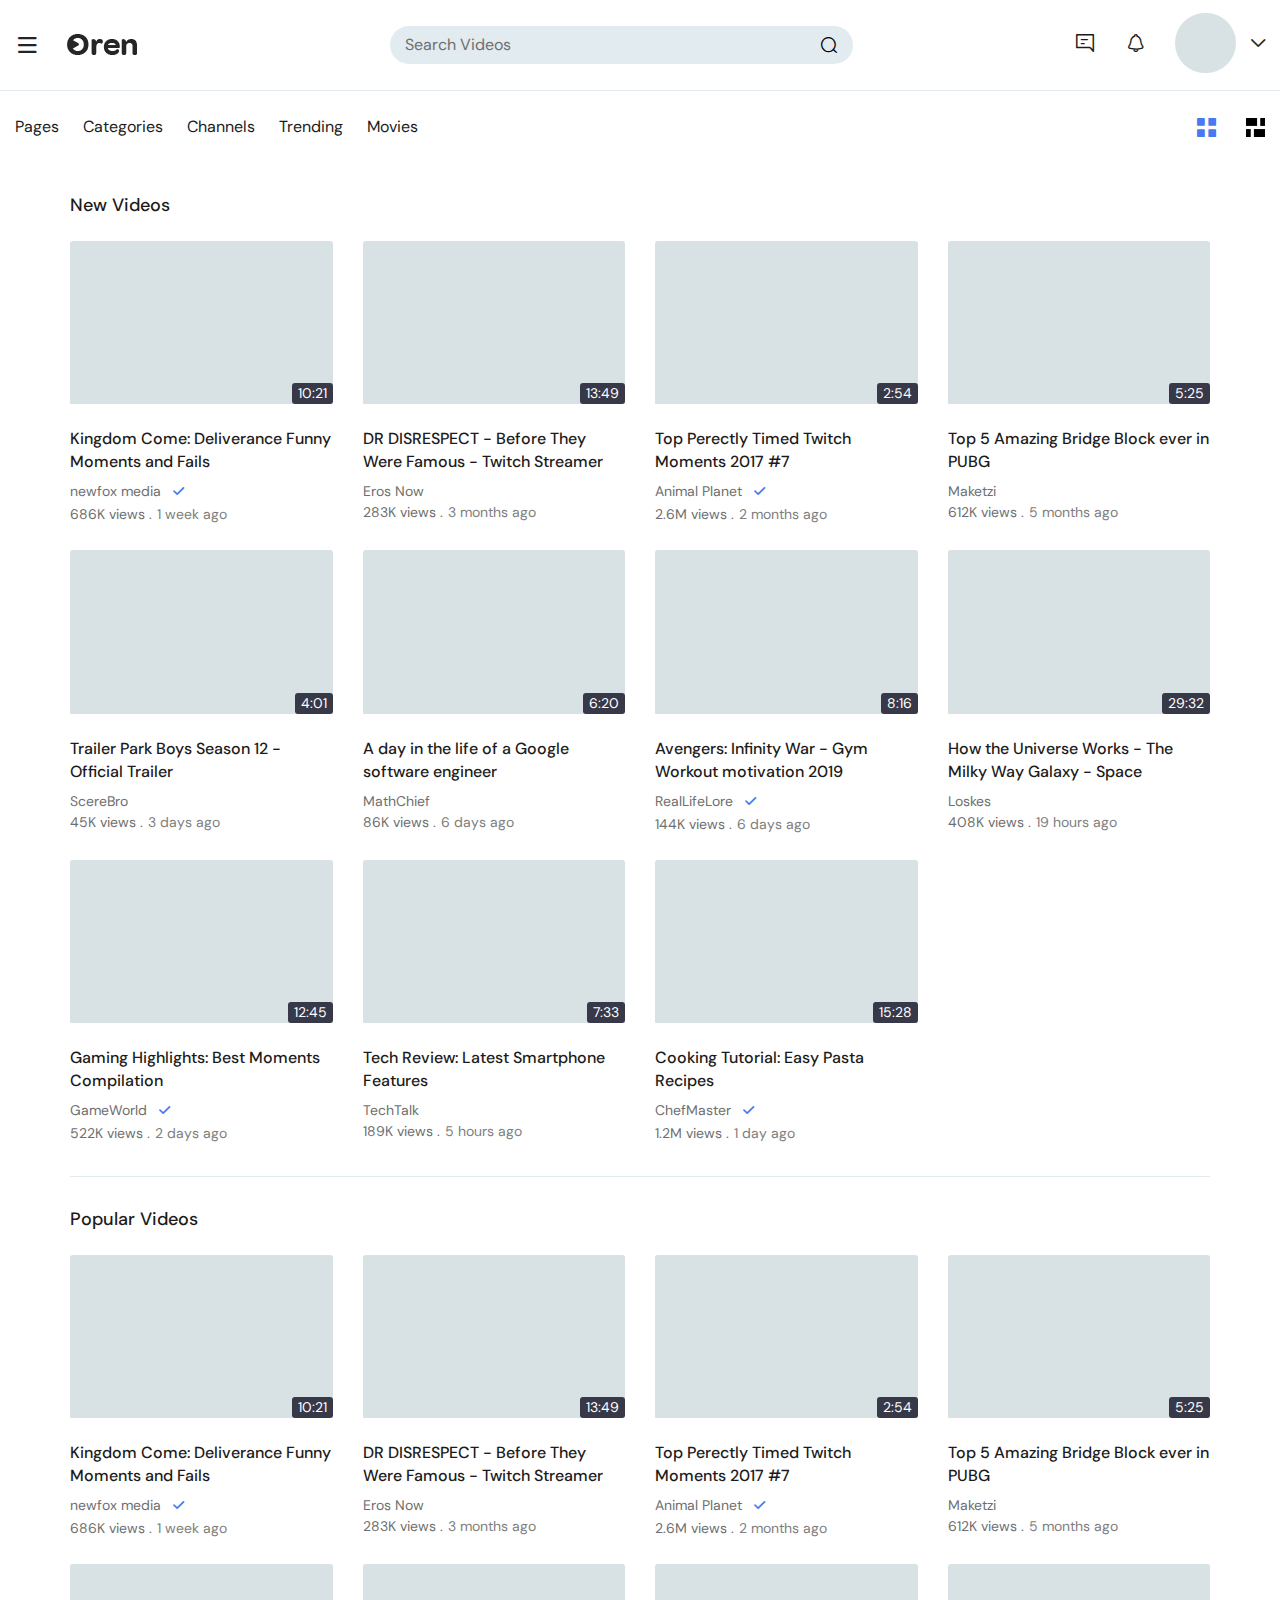
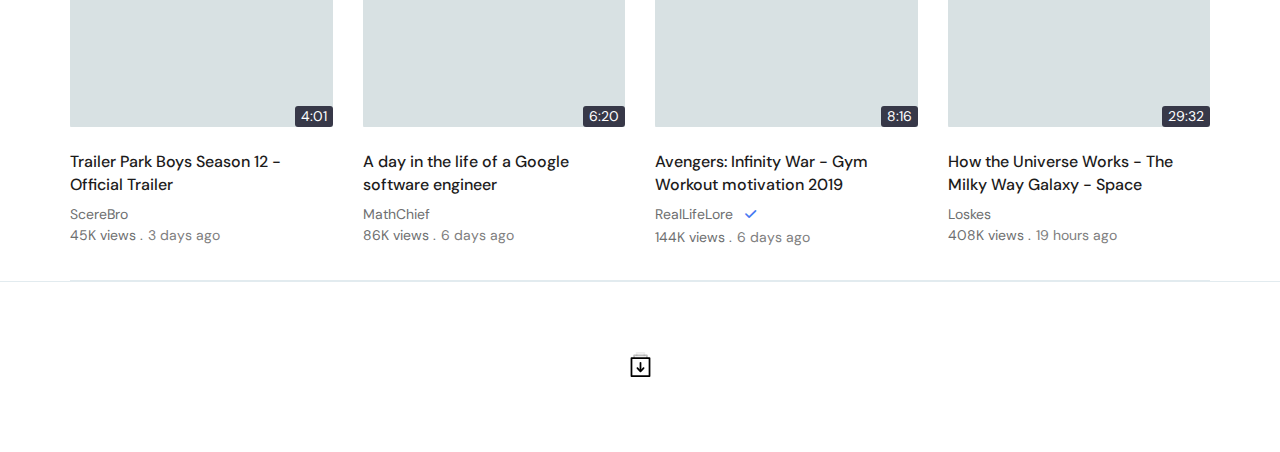
<file: index.html>
<!DOCTYPE html>
<html lang="en">
<head>
<meta charset="UTF-8">
<title>Oren Video Template</title>
<meta name="viewport" content="width=device-width, initial-scale=1.0">
<meta name="description" content="" />
<meta name="keywords" content="" />
<link rel="icon" href="images/Favicon.png">
<link rel="stylesheet" type="text/css" href="css/animate.css">
<link rel="stylesheet" type="text/css" href="css/bootstrap.min.css">
<link rel="stylesheet" type="text/css" href="css/flatpickr.min.css">
<link rel="stylesheet" type="text/css" href="css/fontello.css">
<link rel="stylesheet" type="text/css" href="css/fontello-codes.css">
<link rel="stylesheet" type="text/css" href="css/thumbs-embedded.css">
<link rel="stylesheet" type="text/css" href="css/style.css">
<link rel="stylesheet" type="text/css" href="css/responsive.css">
<link rel="stylesheet" type="text/css" href="css/color.css">

</head>


<body>



	<div class="wrapper hp_1">

		<header>
			<div class="top_bar">
				<div class="container">
					<div class="top_header_content">
						<div class="menu_logo">
							<a href="#" title="" class="menu">
								<i class="icon-menu"></i>
							</a>
							<a href="index.html" title="" class="logo">
								<img src="images/logo.png" alt="">
							</a>
						</div><!--menu_logo end-->
						<div class="search_form">
							<form>
								<input type="text" name="search" placeholder="Search Videos">
								<button type="submit">
									<i class="icon-search"></i>
								</button>
							</form>
						</div><!--search_form end-->
						<ul class="controls-lv">
							<li>
								<a href="#" title=""><i class="icon-message"></i></a>
							</li>
							<li>
								<a href="#" title=""><i class="icon-notification"></i></a>
							</li>
							<li class="user-log">
								<div class="user-ac-img">
									<img src="images/resources/user-img.png" alt="">
								</div>
								<div class="account-menu">
									<h4>AZYRUSMAX <span class="usr-status">PRO</span></h4>
									<div class="sd_menu">
										<ul class="mm_menu">
											<li>
												<span>
													<i class="icon-user"></i>
												</span>
												<a href="#" title="">My Channel</a>
											</li>
											<li>
												<span>
													<i class="icon-paid_sub"></i>
												</span>
												<a href="#" title="">Paid subscriptions</a>
											</li>
											<li>
												<span>
													<i class="icon-settings"></i>
												</span>
												<a href="#" title="">Settings</a>
											</li>
											<li>
												<span>
													<i class="icon-logout"></i>
												</span>
												<a href="#" title="">Sign out</a>
											</li>
										</ul>
									</div><!--sd_menu end-->
									<div class="sd_menu scnd">
										<ul class="mm_menu">
											<li>
												<span>
													<i class="icon-light"></i>
												</span>
												<a href="#" title="">Dark Theme</a>
												<label class="switch">
													<input type="checkbox">
												  	<b class="slider round"></b>
												</label>
											</li>
											<li>
												<span>
													<i class="icon-language"></i>
												</span>
												<a href="#" title="">Language</a>
											</li>
											<li>
												<span>
													<i class="icon-feedback"></i>
												</span>
												<a href="#" title="">Send feedback</a>
											</li>
											<li>
												<span>
													<i class="icon-location"></i>
												</span>
												<a href="#" title="">India</a>
												<i class="icon-arrow_below"></i>
											</li>
										</ul>
									</div><!--sd_menu end-->
									<div class="restricted-mode">
										<h4>Restricted Mode</h4>
										<label class="switch">
											<input type="checkbox" checked>
										  	<span class="slider round"></span>
										</label>
										<div class="clearfix"></div>
									</div><!--restricted-more end-->
								</div>
							</li>
						</ul><!--controls-lv end-->
						<div class="clearfix"></div>
					</div><!--top_header_content end-->
				</div>
			</div><!--header_content end-->
			<div class="btm_bar">
				<div class="container">
					<div class="btm_bar_content">
						<nav>
							<ul>
								<li><a href="#" title="">Pages</a>
									<div class="mega-menu">
										<ul>
											<li><a href="index.html" title="">Homepage</a></li>
											<li><a href="single_video_page.html" title="">Single Video Page</a></li>
											<li><a href="Single_Video_Simplified_Page.html" title="">Single Video Simplified Page</a></li>
											<li><a href="single_video_fullwidth_page.html" title="">Singel Video Full Width Page</a></li>
											<li><a href="single_video_playlist.html" title="">Single Video Playlist Page</a></li>
											<li><a href="#" title="">Browse channels page</a></li>
											<li><a href="Searched_Videos_Page.html" title="">Searched videos page</a></li>
										</ul>
										<ul>
											<li><a href="History_Page.html" title="">History page</a></li>
											<li><a href="Browse_Categories.html" title="">Browse Categories Page</a></li>
											<li><a href="login.html" title="">login page</a></li>
											<li><a href="signup.html" title="">signup page</a></li>
											<li><a href="User_Account_Page.html" title="">User account page</a></li>
										</ul>
									</div>
									<div class="clearfix"></div>
								</li>
								<li><a href="Browse_Categories.html" title="">Categories</a></li>
								<li><a href="#" title="">Channels</a></li>
								<li><a href="#" title="">Trending</a></li>
								<li><a href="#" title="">Movies</a></li>
							</ul>
						</nav><!--navigation end-->
						<ul class="vid_thums">
							<li>
								<a class="active" href="#" title=""><i class="icon-grid"></i></a>
							</li>
							<li>
								<a href="#" title="">
									<svg xmlns="http://www.w3.org/2000/svg" xmlns:xlink="http://www.w3.org/1999/xlink" x="0px" y="0px"
										 viewBox="0 0 108 108" xml:space="preserve">
										<rect width="63" height="45"/>
										<rect x="81" width="27" height="45"/>
										<rect x="45" y="63" width="63" height="45"/>
										<rect y="63" width="27" height="45"/>
									</svg>
								</a>
							</li>
						</ul><!--vid_status end-->
						<div class="clearfix"></div>
					</div><!--btm_bar_content end-->
				</div>
			</div><!--btm_bar end-->
		</header><!--header end-->

		<div class="side_menu">
			<div class="form_dvv">
				<a href="#" title="" class="login_form_show">Sign in</a>
			</div>
			<div class="sd_menu">
				<ul class="mm_menu">
					<li>
						<span>
							<i class="icon-home"></i>
						</span>
						<a href="#" title="">Home</a>
					</li>
					<li>
						<span>
							<i class="icon-fire"></i>
						</span>
						<a href="#" title="">Trending</a>
					</li>
					<li>
						<span>
							<i class="icon-subscriptions"></i>
						</span>
						<a href="#" title="">Subscriptions</a>
					</li>
				</ul>
			</div><!--sd_menu end-->
			<div class="sd_menu">
				<h3>Library</h3>
				<ul class="mm_menu">
					<li>
						<span>
							<i class="icon-history"></i>
						</span>
						<a href="#" title="">History</a>
					</li>
					<li>
						<span>
							<i class="icon-watch_later"></i>
						</span>
						<a href="#" title="">Watch Later</a>
					</li>
					<li>
						<span>
							<i class="icon-purchased"></i>
						</span>
						<a href="#" title="">Purchases</a>
					</li>
					<li>
						<span>
							<i class="icon-like"></i>
						</span>
						<a href="#" title="">Liked Videos</a>
					</li>
					<li>
						<span>
							<i class="icon-play_list"></i>
						</span>
						<a href="#" title="">Playlist</a>
					</li>
				</ul>
			</div><!--sd_menu end-->
			<div class="sd_menu subs_lst">
				<h3>Subscriptions</h3>
				<ul class="mm_menu">
					<li>
						<span class="usr_name">
							<img src="images/resources/th1.png" alt="">
						</span>
						<a href="#" title="">Dr Disrespect</a>
						<small>3</small>
					</li>
					<li>
						<span class="usr_name">
							<img src="images/resources/th2.png" alt="">
						</span>
						<a href="#" title="">ASMR</a>
						<small>6</small>
					</li>
					<li>
						<span class="usr_name">
							<img src="images/resources/th3.png" alt="">
						</span>
						<a href="#" title="">Rivvrs</a>
						<small>2</small>
					</li>
					<li>
						<span class="usr_name">
							<img src="images/resources/th4.png" alt="">
						</span>
						<a href="#" title="">The Verge</a>
						<small>11</small>
					</li>
					<li>
						<span class="usr_name">
							<img src="images/resources/th5.png" alt="">
						</span>
						<a href="#" title="">Seeker</a>
						<small>3</small>
					</li>
					<li>
						<span class="usr_name">
							<img src="images/resources/sn.png" alt="">
						</span>
						<a href="#" title="">Music</a>
						<small>20</small>
					</li>
				</ul>
				<a href="#" title="" class="more-ch"><i class="icon-arrow_below"></i> Show 14 more</a>
			</div><!--sd_menu end-->
			<div class="sd_menu">
				<ul class="mm_menu">
					<li>
						<span>
							<i class="icon-settings"></i>
						</span>
						<a href="#" title="">Settings</a>
					</li>
					<li>
						<span>
							<i class="icon-flag"></i>
						</span>
						<a href="#" title="">Report history</a>
					</li>
					<li>
						<span>
							<i class="icon-logout"></i>
						</span>
						<a href="#" title="">Sign out</a>
					</li>
				</ul>
			</div><!--sd_menu end-->
			<div class="sd_menu m_linkz">
				<ul class="mm_menu">
					<li><a href="#">About</a></li>
					<li><a href="#">Community Rules </a></li>
					<li><a href="#">Privacy</a></li>
					<li><a href="#">Terms</a></li>
					<li><a href="#">Blogs</a></li>
					<li><a href="#">Contracts </a></li>
					<li><a href="#">Donate</a></li>
					<li><a href="#">FAQ</a></li>
				</ul>
				<span>azyrusthemes</span>
			</div><!--sd_menu end-->
			<div class="sd_menu bb-0">
				<ul class="social_links">
					<li>
						<a href="#" title="">
							<i class="icon-facebook-official"></i>
						</a>
					</li>
					<li>
						<a href="#" title="">
							<i class="icon-twitter"></i>
						</a>
					</li>
					<li>
						<a href="#" title="">
							<i class="icon-instagram"></i>
						</a>
					</li>
				</ul><!--social_links end-->
			</div><!--sd_menu end-->
			<div class="dd_menu"></div>
		</div><!--side_menu end-->

		<section class="vds-main">
			<div class="vidz-row">
				<div class="container">
					<div class="vidz_sec">
						<h3>New Videos</h3>
						<div class="vidz_list">
							<div class="row">
								<div class="col-lg-3 col-md-6 col-sm-6 col-6 full_wdth">
									<div class="videoo">
										<div class="vid_thumbainl">
											<a href="single_video_page.html" title="">
												<img src="images/resources/vide13.png" alt="">
												<span class="vid-time">10:21</span>
												<span class="watch_later">
													<i class="icon-watch_later_fill"></i>
												</span>
											</a>	
										</div><!--vid_thumbnail end-->
										<div class="video_info">
											<h3><a href="single_video_page.html" title="">Kingdom Come: Deliverance Funny Moments and Fails</a></h3>
											<h4><a href="#" title="">newfox media</a> <span class="verify_ic"><i class="icon-tick"></i></span></h4>
											<span>686K views .<small class="posted_dt">1 week ago</small></span>
										</div>
									</div><!--videoo end-->
								</div>
								<div class="col-lg-3 col-md-6 col-sm-6 col-6 full_wdth">
									<div class="videoo">
										<div class="vid_thumbainl">
											<a href="single_video_page.html" title="">
												<img src="images/resources/vide14.png" alt="">
												<span class="vid-time">13:49</span>
												<span class="watch_later">
													<i class="icon-watch_later_fill"></i>
												</span>
											</a>	
										</div><!--vid_thumbnail end-->
										<div class="video_info">
											<h3><a href="single_video_page.html" title="">DR DISRESPECT - Before They Were Famous - Twitch Streamer</a></h3>
											<h4><a href="#" title="">Eros Now</a> </h4>
											<span>283K views .<small class="posted_dt">3 months ago</small></span>
										</div>
									</div><!--videoo end-->
								</div>
								<div class="col-lg-3 col-md-6 col-sm-6 col-6 full_wdth">
									<div class="videoo">
										<div class="vid_thumbainl">
											<a href="single_video_page.html" title="">
												<img src="images/resources/vide15.png" alt="">
												<span class="vid-time">2:54</span>
												<span class="watch_later">
													<i class="icon-watch_later_fill"></i>
												</span>
											</a>	
										</div><!--vid_thumbnail end-->
										<div class="video_info">
											<h3><a href="single_video_page.html" title="">Top Perectly Timed Twitch Moments 2017 #7</a></h3>
											<h4><a href="#" title="">Animal Planet</a> <span class="verify_ic"><i class="icon-tick"></i></span></h4>
											<span>2.6M views .<small class="posted_dt">2 months ago</small></span>
										</div>
									</div><!--videoo end-->
								</div>
								<div class="col-lg-3 col-md-6 col-sm-6 col-6 full_wdth">
									<div class="videoo">
										<div class="vid_thumbainl">
											<a href="single_video_page.html" title="">
												<img src="images/resources/vide16.png" alt="">
												<span class="vid-time">5:25</span>
												<span class="watch_later">
													<i class="icon-watch_later_fill"></i>
												</span>
											</a>	
										</div><!--vid_thumbnail end-->
										<div class="video_info">
											<h3><a href="single_video_page.html" title="">Top 5 Amazing Bridge Block ever in PUBG</a></h3>
											<h4><a href="#" title="">Maketzi</a> </h4>
											<span>612K views .<small class="posted_dt">5 months ago</small></span>
										</div>
									</div><!--videoo end-->
								</div>
								<div class="col-lg-3 col-md-6 col-sm-6 col-6 full_wdth">
									<div class="videoo">
										<div class="vid_thumbainl">
											<a href="single_video_page.html" title="">
												<img src="images/resources/vide17.png" alt="">
												<span class="vid-time">4:01</span>
												<span class="watch_later">
													<i class="icon-watch_later_fill"></i>
												</span>
											</a>	
										</div><!--vid_thumbnail end-->
										<div class="video_info">
											<h3><a href="single_video_page.html" title="">Trailer Park Boys Season 12 - Official Trailer</a></h3>
											<h4><a href="#" title="">ScereBro</a> </h4>
											<span>45K views .<small class="posted_dt">3 days ago</small></span>
										</div>
									</div><!--videoo end-->
								</div>
								<div class="col-lg-3 col-md-6 col-sm-6 col-6 full_wdth">
									<div class="videoo">
										<div class="vid_thumbainl">
											<a href="single_video_page.html" title="">
												<img src="images/resources/vide18.png" alt="">
												<span class="vid-time">6:20</span>
												<span class="watch_later">
													<i class="icon-watch_later_fill"></i>
												</span>
											</a>	
										</div><!--vid_thumbnail end-->
										<div class="video_info">
											<h3><a href="single_video_page.html" title="">A day in the life of a Google software engineer</a></h3>
											<h4><a href="#" title="">MathChief</a> </h4>
											<span>86K views .<small class="posted_dt">6 days ago</small></span>
										</div>
									</div><!--videoo end-->
								</div>
								<div class="col-lg-3 col-md-6 col-sm-6 col-6 full_wdth">
									<div class="videoo">
										<div class="vid_thumbainl">
											<a href="single_video_page.html" title="">
												<img src="images/resources/vide19.png" alt="">
												<span class="vid-time">8:16</span>
												<span class="watch_later">
													<i class="icon-watch_later_fill"></i>
												</span>
											</a>	
										</div><!--vid_thumbnail end-->
										<div class="video_info">
											<h3><a href="single_video_page.html" title="">Avengers: Infinity War - Gym Workout motivation 2019</a></h3>
											<h4><a href="#" title="">RealLifeLore</a> <span class="verify_ic"><i class="icon-tick"></i></span></h4>
											<span>144K views .<small class="posted_dt">6 days ago</small></span>
										</div>
									</div><!--videoo end-->
								</div>
								<div class="col-lg-3 col-md-6 col-sm-6 col-6 full_wdth">
									<div class="videoo">
										<div class="vid_thumbainl">
											<a href="single_video_page.html" title="">
												<img src="images/resources/vide20.png" alt="">
												<span class="vid-time">29:32</span>
												<span class="watch_later">
													<i class="icon-watch_later_fill"></i>
												</span>
											</a>	
										</div><!--vid_thumbnail end-->
										<div class="video_info">
											<h3><a href="single_video_page.html" title="">How the Universe Works - The Milky Way Galaxy - Space</a></h3>
											<h4><a href="#" title="">Loskes</a></h4>
											<span>408K views .<small class="posted_dt">19 hours ago</small></span>
										</div>
									</div><!--videoo end-->
								</div>
								<div class="col-lg-3 col-md-6 col-sm-6 col-6 full_wdth">
									<div class="videoo">
										<div class="vid_thumbainl">
											<a href="single_video_page.html" title="">
												<img src="images/resources/vide1.png" alt="">
												<span class="vid-time">12:45</span>
												<span class="watch_later">
													<i class="icon-watch_later_fill"></i>
												</span>
											</a>	
										</div><!--vid_thumbnail end-->
										<div class="video_info">
											<h3><a href="single_video_page.html" title="">Gaming Highlights: Best Moments Compilation</a></h3>
											<h4><a href="#" title="">GameWorld</a> <span class="verify_ic"><i class="icon-tick"></i></span></h4>
											<span>522K views .<small class="posted_dt">2 days ago</small></span>
										</div>
									</div><!--videoo end-->
								</div>
								<div class="col-lg-3 col-md-6 col-sm-6 col-6 full_wdth">
									<div class="videoo">
										<div class="vid_thumbainl">
											<a href="single_video_page.html" title="">
												<img src="images/resources/vide2.png" alt="">
												<span class="vid-time">7:33</span>
												<span class="watch_later">
													<i class="icon-watch_later_fill"></i>
												</span>
											</a>	
										</div><!--vid_thumbnail end-->
										<div class="video_info">
											<h3><a href="single_video_page.html" title="">Tech Review: Latest Smartphone Features</a></h3>
											<h4><a href="#" title="">TechTalk</a></h4>
											<span>189K views .<small class="posted_dt">5 hours ago</small></span>
										</div>
									</div><!--videoo end-->
								</div>
								<div class="col-lg-3 col-md-6 col-sm-6 col-6 full_wdth">
									<div class="videoo">
										<div class="vid_thumbainl">
											<a href="single_video_page.html" title="">
												<img src="images/resources/vide3.png" alt="">
												<span class="vid-time">15:28</span>
												<span class="watch_later">
													<i class="icon-watch_later_fill"></i>
												</span>
											</a>	
										</div><!--vid_thumbnail end-->
										<div class="video_info">
											<h3><a href="single_video_page.html" title="">Cooking Tutorial: Easy Pasta Recipes</a></h3>
											<h4><a href="#" title="">ChefMaster</a> <span class="verify_ic"><i class="icon-tick"></i></span></h4>
											<span>1.2M views .<small class="posted_dt">1 day ago</small></span>
										</div>
									</div><!--videoo end-->
								</div>
							</div>
						</div><!--vidz_list end-->
					</div><!--vidz_videos end-->
				</div>
			</div><!--vidz-row end-->
			<div class="vidz-row">
				<div class="container">
					<div class="vidz_sec">
						<h3>Popular Videos</h3>
						<div class="vidz_list">
							<div class="row">
								<div class="col-lg-3 col-md-6 col-sm-6 col-6 full_wdth">
									<div class="videoo">
										<div class="vid_thumbainl">
											<a href="single_video_page.html" title="">
												<img src="images/resources/vide1.png" alt="">
												<span class="vid-time">10:21</span>
												<span class="watch_later">
													<i class="icon-watch_later_fill"></i>
												</span>
											</a>	
										</div><!--vid_thumbnail end-->
										<div class="video_info">
											<h3><a href="single_video_page.html" title="">Kingdom Come: Deliverance Funny Moments and Fails</a></h3>
											<h4><a href="#" title="">newfox media</a> <span class="verify_ic"><i class="icon-tick"></i></span></h4>
											<span>686K views .<small class="posted_dt">1 week ago</small></span>
										</div>
									</div><!--videoo end-->
								</div>
								<div class="col-lg-3 col-md-6 col-sm-6 col-6 full_wdth">
									<div class="videoo">
										<div class="vid_thumbainl">
											<a href="single_video_page.html" title="">
												<img src="images/resources/vide2.png" alt="">
												<span class="vid-time">13:49</span>
												<span class="watch_later">
													<i class="icon-watch_later_fill"></i>
												</span>
											</a>	
										</div><!--vid_thumbnail end-->
										<div class="video_info">
											<h3><a href="single_video_page.html" title="">DR DISRESPECT - Before They Were Famous - Twitch Streamer</a></h3>
											<h4><a href="#" title="">Eros Now</a> </h4>
											<span>283K views .<small class="posted_dt">3 months ago</small></span>
										</div>
									</div><!--videoo end-->
								</div>
								<div class="col-lg-3 col-md-6 col-sm-6 col-6 full_wdth">
									<div class="videoo">
										<div class="vid_thumbainl">
											<a href="single_video_page.html" title="">
												<img src="images/resources/vide3.png" alt="">
												<span class="vid-time">2:54</span>
												<span class="watch_later">
													<i class="icon-watch_later_fill"></i>
												</span>
											</a>	
										</div><!--vid_thumbnail end-->
										<div class="video_info">
											<h3><a href="single_video_page.html" title="">Top Perectly Timed Twitch Moments 2017 #7</a></h3>
											<h4><a href="#" title="">Animal Planet</a> <span class="verify_ic"><i class="icon-tick"></i></span></h4>
											<span>2.6M views .<small class="posted_dt">2 months ago</small></span>
										</div>
									</div><!--videoo end-->
								</div>
								<div class="col-lg-3 col-md-6 col-sm-6 col-6 full_wdth">
									<div class="videoo">
										<div class="vid_thumbainl">
											<a href="single_video_page.html" title="">
												<img src="images/resources/vide4.png" alt="">
												<span class="vid-time">5:25</span>
												<span class="watch_later">
													<i class="icon-watch_later_fill"></i>
												</span>
											</a>	
										</div><!--vid_thumbnail end-->
										<div class="video_info">
											<h3><a href="single_video_page.html" title="">Top 5 Amazing Bridge Block ever in PUBG</a></h3>
											<h4><a href="#" title="">Maketzi</a> </h4>
											<span>612K views .<small class="posted_dt">5 months ago</small></span>
										</div>
									</div><!--videoo end-->
								</div>
								<div class="col-lg-3 col-md-6 col-sm-6 col-6 full_wdth">
									<div class="videoo">
										<div class="vid_thumbainl">
											<a href="single_video_page.html" title="">
												<img src="images/resources/vide5.png" alt="">
												<span class="vid-time">4:01</span>
												<span class="watch_later">
													<i class="icon-watch_later_fill"></i>
												</span>
											</a>	
										</div><!--vid_thumbnail end-->
										<div class="video_info">
											<h3><a href="single_video_page.html" title="">Trailer Park Boys Season 12 - Official Trailer</a></h3>
											<h4><a href="#" title="">ScereBro</a> </h4>
											<span>45K views .<small class="posted_dt">3 days ago</small></span>
										</div>
									</div><!--videoo end-->
								</div>
								<div class="col-lg-3 col-md-6 col-sm-6 col-6 full_wdth">
									<div class="videoo">
										<div class="vid_thumbainl">
											<a href="single_video_page.html" title="">
												<img src="images/resources/vide6.png" alt="">
												<span class="vid-time">6:20</span>
												<span class="watch_later">
													<i class="icon-watch_later_fill"></i>
												</span>
											</a>	
										</div><!--vid_thumbnail end-->
										<div class="video_info">
											<h3><a href="single_video_page.html" title="">A day in the life of a Google software engineer</a></h3>
											<h4><a href="#" title="">MathChief</a> </h4>
											<span>86K views .<small class="posted_dt">6 days ago</small></span>
										</div>
									</div><!--videoo end-->
								</div>
								<div class="col-lg-3 col-md-6 col-sm-6 col-6 full_wdth">
									<div class="videoo">
										<div class="vid_thumbainl">
											<a href="single_video_page.html" title="">
												<img src="images/resources/vide7.png" alt="">
												<span class="vid-time">8:16</span>
												<span class="watch_later">
													<i class="icon-watch_later_fill"></i>
												</span>
											</a>	
										</div><!--vid_thumbnail end-->
										<div class="video_info">
											<h3><a href="single_video_page.html" title="">Avengers: Infinity War - Gym Workout motivation 2019</a></h3>
											<h4><a href="#" title="">RealLifeLore</a> <span class="verify_ic"><i class="icon-tick"></i></span></h4>
											<span>144K views .<small class="posted_dt">6 days ago</small></span>
										</div>
									</div><!--videoo end-->
								</div>
								<div class="col-lg-3 col-md-6 col-sm-6 col-6 full_wdth">
									<div class="videoo">
										<div class="vid_thumbainl">
											<a href="single_video_page.html" title="">
												<img src="images/resources/vide8.png" alt="">
												<span class="vid-time">29:32</span>
												<span class="watch_later">
													<i class="icon-watch_later_fill"></i>
												</span>
											</a>	
										</div><!--vid_thumbnail end-->
										<div class="video_info">
											<h3><a href="single_video_page.html" title="">How the Universe Works - The Milky Way Galaxy - Space</a></h3>
											<h4><a href="#" title="">Loskes</a></h4>
											<span>408K views .<small class="posted_dt">19 hours ago</small></span>
										</div>
									</div><!--videoo end-->
								</div>
							</div>
						</div><!--vidz_list end-->
					</div><!--vidz_videos end-->
				</div>
			</div><!--vidz-row end-->
		</section><!--vds-main end-->

		<section class="more_items_sec text-center">
			<div class="container">
				<a href="#" title="">
					<svg width="19" height="24" viewBox="0 0 19 24" fill="none" xmlns="http://www.w3.org/2000/svg">
						<path d="M18.1618 24.0001H0.838235C0.374412 24.0001 0 23.6261 0 23.1628V5.86052C0 5.39727 0.374412 5.02332 0.838235 5.02332H18.1618C18.6256 5.02332 19 5.39727 19 5.86052V23.1628C19 23.6261 18.6256 24.0001 18.1618 24.0001ZM1.67647 22.3256H17.3235V6.69773H1.67647V22.3256Z" fill="#9494A0"/>
						<g opacity="0.25">
						<path opacity="0.25" d="M13.1324 4.18605C12.6685 4.18605 12.2941 3.81209 12.2941 3.34884V1.67442H6.70589V3.34884C6.70589 3.81209 6.33148 4.18605 5.86765 4.18605C5.40383 4.18605 5.02942 3.81209 5.02942 3.34884V0.83721C5.02942 0.373954 5.40383 0 5.86765 0H13.1324C13.5962 0 13.9706 0.373954 13.9706 0.83721V3.34884C13.9706 3.81209 13.5962 4.18605 13.1324 4.18605Z" fill="#9494A0"/>
						</g>
						<path d="M9.50001 19.3479C9.28487 19.3479 9.06972 19.267 8.90766 19.1024L5.92634 16.1275C5.59942 15.801 5.59942 15.2707 5.92634 14.9442C6.25325 14.6177 6.78413 14.6177 7.11104 14.9442L9.50001 17.3275L11.8862 14.9442C12.2131 14.6177 12.744 14.6177 13.0709 14.9442C13.3978 15.2707 13.3978 15.801 13.0709 16.1275L10.0924 19.1024C9.93031 19.267 9.71516 19.3479 9.50001 19.3479Z" fill="#9494A0"/>
						<path d="M9.49999 18.4186C9.03617 18.4186 8.66176 18.0447 8.66176 17.5814V10.3256C8.66176 9.86236 9.03617 9.4884 9.49999 9.4884C9.96382 9.4884 10.3382 9.86236 10.3382 10.3256V17.5814C10.3382 18.0447 9.96382 18.4186 9.49999 18.4186Z" fill="#9494A0"/>
						<g opacity="0.5">
						<path opacity="0.5" d="M15.6471 6.69764C15.1832 6.69764 14.8088 6.32369 14.8088 5.86043V4.18601H4.19118V5.86043C4.19118 6.32369 3.81677 6.69764 3.35294 6.69764C2.88912 6.69764 2.51471 6.32369 2.51471 5.86043V3.34881C2.51471 2.88555 2.88912 2.5116 3.35294 2.5116H15.6471C16.1109 2.5116 16.4853 2.88555 16.4853 3.34881V5.86043C16.4853 6.32369 16.1109 6.69764 15.6471 6.69764Z" fill="#9494A0"/>
						</g>
					</svg>
				</a>
			</div>
		</section><!--more_items_sec end-->

	</div><!--wrapper end-->




<script src="js/jquery.min.js"></script>
<script src="js/popper.js"></script>
<script src="js/bootstrap.min.js"></script>
<script src="js/flatpickr.js"></script>
<script src="js/script.js"></script>



</body>

</html>
</file>
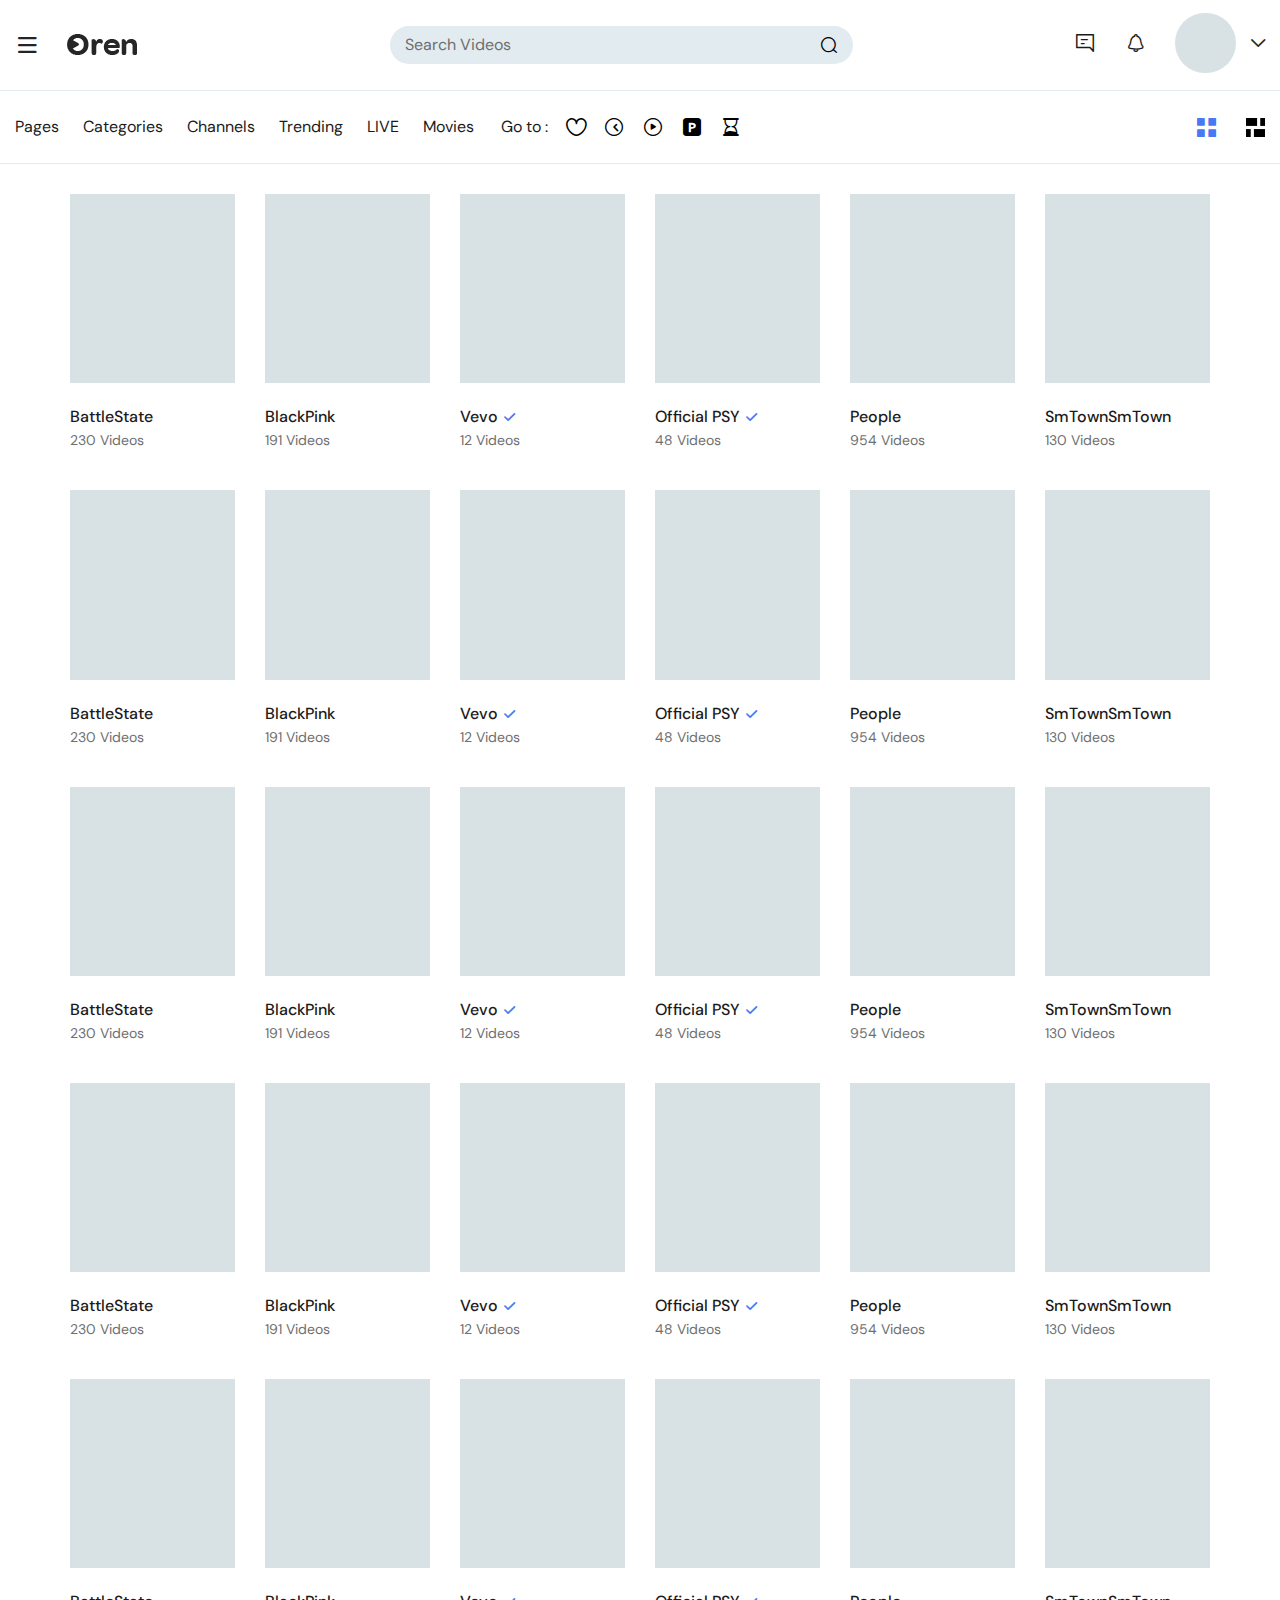
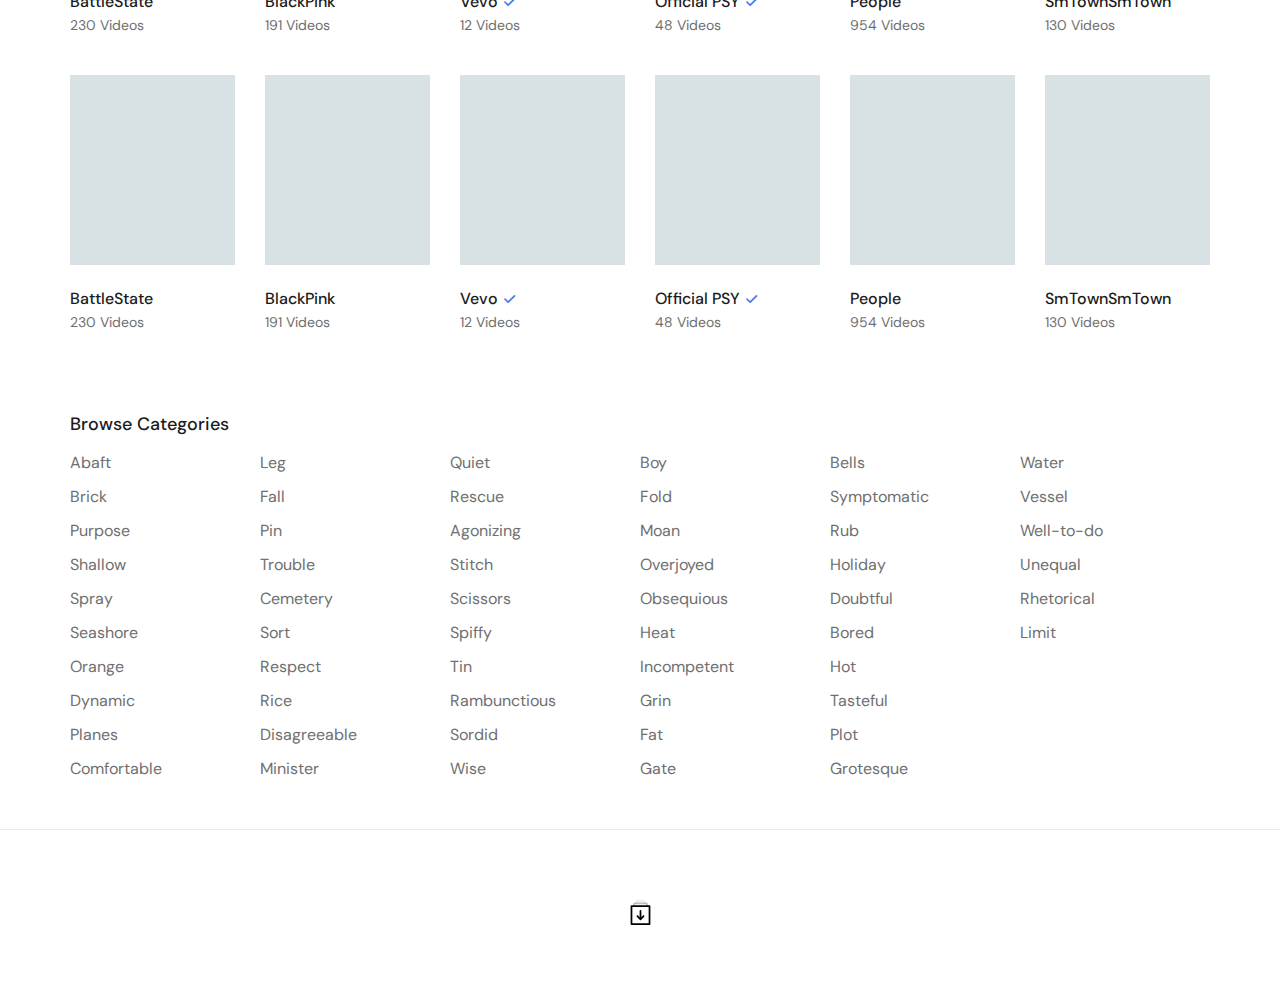
<file: Browse_Categories.html>
<!DOCTYPE html>
<html lang="en">
<head>
<meta charset="UTF-8">
<title>Oren Video Template</title>
<meta name="viewport" content="width=device-width, initial-scale=1.0">
<meta name="description" content="" />
<meta name="keywords" content="" />
<link rel="icon" href="images/Favicon.png">
<link rel="stylesheet" type="text/css" href="css/animate.css">
<link rel="stylesheet" type="text/css" href="css/bootstrap.min.css">
<link rel="stylesheet" type="text/css" href="css/fontello.css">
<link rel="stylesheet" type="text/css" href="css/fontello-codes.css">
<link rel="stylesheet" type="text/css" href="css/thumbs-embedded.css">
<link rel="stylesheet" type="text/css" href="css/style.css">
<link rel="stylesheet" type="text/css" href="css/responsive.css">
<link rel="stylesheet" type="text/css" href="css/color.css">
</head>
<body>

<div class="wrapper">



	<header>
		<div class="top_bar">
			<div class="container">
				<div class="top_header_content">
					<div class="menu_logo">
						<a href="#" title="" class="menu">
							<i class="icon-menu"></i>
						</a>
						<a href="index.html" title="" class="logo">
							<img src="images/logo.png" alt="">
						</a>
					</div><!--menu_logo end-->
					<div class="search_form">
						<form>
							<input type="text" name="search" placeholder="Search Videos">
							<button type="submit">
								<i class="icon-search"></i>
							</button>
						</form>
					</div><!--search_form end-->
					<ul class="controls-lv">
						<li>
							<a href="#" title=""><i class="icon-message"></i></a>
						</li>
						<li>
							<a href="#" title=""><i class="icon-notification"></i></a>
						</li>
						<li class="user-log">
							<div class="user-ac-img">
								<img src="images/resources/user-img.png" alt="">
							</div>
							<div class="account-menu">
								<h4>AZYRUSMAX <span class="usr-status">PRO</span></h4>
								<div class="sd_menu">
									<ul class="mm_menu">
										<li>
											<span>
												<i class="icon-user"></i>
											</span>
											<a href="#" title="">My Channel</a>
										</li>
										<li>
											<span>
												<i class="icon-paid_sub"></i>
											</span>
											<a href="#" title="">Paid subscriptions</a>
										</li>
										<li>
											<span>
												<i class="icon-settings"></i>
											</span>
											<a href="#" title="">Settings</a>
										</li>
										<li>
											<span>
												<i class="icon-logout"></i>
											</span>
											<a href="#" title="">Sign out</a>
										</li>
									</ul>
								</div><!--sd_menu end-->
								<div class="sd_menu scnd">
									<ul class="mm_menu">
										<li>
											<span>
												<i class="icon-light"></i>
											</span>
											<a href="#" title="">Dark Theme</a>
											<label class="switch">
												<input type="checkbox">
											  	<b class="slider round"></b>
											</label>
										</li>
										<li>
											<span>
												<i class="icon-language"></i>
											</span>
											<a href="#" title="">Language</a>
										</li>
										<li>
											<span>
												<i class="icon-feedback"></i>
											</span>
											<a href="#" title="">Send feedback</a>
										</li>
										<li>
											<span>
												<i class="icon-location"></i>
											</span>
											<a href="#" title="">India</a>
											<i class="icon-arrow_below"></i>
										</li>
									</ul>
								</div><!--sd_menu end-->
								<div class="restricted-mode">
									<h4>Restricted Mode</h4>
									<label class="switch">
										<input type="checkbox" checked>
									  	<span class="slider round"></span>
									</label>
									<div class="clearfix"></div>
								</div><!--restricted-more end-->
							</div>
						</li>
						
					</ul><!--controls-lv end-->
					<div class="clearfix"></div>
				</div><!--top_header_content end-->
			</div>
		</div><!--header_content end-->
		<div class="btm_bar">
			<div class="container">
				<div class="btm_bar_content">
					<nav>
						<ul>
							<li><a href="#" title="">Pages</a>
								<div class="mega-menu">
									<ul>
										<li><a href="index.html" title="">Homepage</a></li>
										<li><a href="single_video_page.html" title="">Single Video Page</a></li>
										<li><a href="Single_Video_Simplified_Page.html" title="">Single Video Simplified Page</a></li>
										<li><a href="single_video_fullwidth_page.html" title="">Singel Video Full Width Page</a></li>
										<li><a href="single_video_playlist.html" title="">Single Video Playlist Page</a></li>
										
										
										<li><a href="#" title="">Browse channels page</a></li>
										<li><a href="Searched_Videos_Page.html" title="">Searched videos page</a></li>
									</ul>
									<ul>
										
										<li><a href="History_Page.html" title="">History page</a></li>
										<li><a href="Browse_Categories.html" title="">Browse Categories Page</a></li>
										
										<li><a href="login.html" title="">login page</a></li>
										<li><a href="signup.html" title="">signup page</a></li>
										<li><a href="User_Account_Page.html" title="">User account page</a></li>
									</ul>
								</div>
								<div class="clearfix"></div>
							</li>
							<li><a href="Browse_Categories.html" title="">Categories</a></li>
							<li><a href="#" title="">Channels</a></li>
							<li><a href="#" title="">Trending</a></li>
							<li><a href="#" title="">LIVE</a></li>
							<li><a href="#" title="">Movies</a></li>
						</ul>
					</nav><!--navigation end-->
					<ul class="shr_links">
						<li>
							<h3>Go to : </h3>
						</li>
						<li>
							<button data-toggle="tooltip" data-placement="top" title="Like">
							  <i class="icon-like"></i>
							</button>
						</li>
						<li>
							<button data-toggle="tooltip" data-placement="top" title="Watch later">
							  <i class="icon-watch_later"></i>
							</button>
						</li>
						<li>
							<button data-toggle="tooltip" data-placement="top" title="Playlist">
							  <i class="icon-playlist"></i>
							</button>
						</li>
						<li>
							<button data-toggle="tooltip" data-placement="top" title="Purchased">
							  <i class="icon-purchased"></i>
							</button>
						</li>
						<li>
							<button data-toggle="tooltip" data-placement="top" title="History">
							  <i class="icon-history"></i>
							</button>
						</li>
					</ul><!--shr_links end-->
					<ul class="vid_thums">
						<li>
							<a class="active" href="#" title=""><i class="icon-grid"></i></a>
						</li>
						<li>
							<a href="#" title="">
								<svg xmlns="http://www.w3.org/2000/svg" xmlns:xlink="http://www.w3.org/1999/xlink" x="0px" y="0px"
									 viewBox="0 0 108 108" xml:space="preserve">
									<rect width="63" height="45"/>
									<rect x="81" width="27" height="45"/>
									<rect x="45" y="63" width="63" height="45"/>
									<rect y="63" width="27" height="45"/>
								</svg>
							</a>
						</li>
					</ul><!--vid_status end-->
					<div class="clearfix"></div>
				</div><!--btm_bar_content end-->
			</div>
		</div><!--btm_bar end-->
	</header><!--header end-->

	<div class="side_menu">
		<div class="form_dvv">
			<a href="#" title="" class="login_form_show">Sign in</a>
		</div>
		<div class="sd_menu">
			<ul class="mm_menu">
				<li>
					<span>
						<i class="icon-home"></i>
					</span>
					<a href="#" title="">Home</a>
				</li>
				<li>
					<span>
						<i class="icon-fire"></i>
					</span>
					<a href="#" title="">Trending</a>
				</li>
				<li>
					<span>
						<i class="icon-subscriptions"></i>
					</span>
					<a href="#" title="">Subscriptions</a>
				</li>
			</ul>
		</div><!--sd_menu end-->
		<div class="sd_menu">
			<h3>Library</h3>
			<ul class="mm_menu">
				<li>
					<span>
						<i class="icon-history"></i>
					</span>
					<a href="#" title="">History</a>
				</li>
				<li>
					<span>
						<i class="icon-watch_later"></i>
					</span>
					<a href="#" title="">Watch Later</a>
				</li>
				<li>
					<span>
						<i class="icon-purchased"></i>
					</span>
					<a href="#" title="">Purchases</a>
				</li>
				<li>
					<span>
						<i class="icon-like"></i>
					</span>
					<a href="#" title="">Liked Videos</a>
				</li>
				<li>
					<span>
						<i class="icon-play_list"></i>
					</span>
					<a href="#" title="">Playlist</a>
				</li>
			</ul>
		</div><!--sd_menu end-->
		<div class="sd_menu subs_lst">
			<h3>Subscriptions</h3>
			<ul class="mm_menu">
				<li>
					<span class="usr_name">
						<img src="images/resources/th1.png" alt="">
					</span>
					<a href="#" title="">Dr Disrespect</a>
					<small>3</small>
				</li>
				<li>
					<span class="usr_name">
						<img src="images/resources/th2.png" alt="">
					</span>
					<a href="#" title="">ASMR</a>
					<small>6</small>
				</li>
				<li>
					<span class="usr_name">
						<img src="images/resources/th3.png" alt="">
					</span>
					<a href="#" title="">Rivvrs</a>
					<small>2</small>
				</li>
				<li>
					<span class="usr_name">
						<img src="images/resources/th4.png" alt="">
					</span>
					<a href="#" title="">The Verge</a>
					<small>11</small>
				</li>
				<li>
					<span class="usr_name">
						<img src="images/resources/th5.png" alt="">
					</span>
					<a href="#" title="">Seeker</a>
					<small>3</small>
				</li>
				<li>
					<span class="usr_name">
						<img src="images/resources/sn.png" alt="">
					</span>
					<a href="#" title="">Music</a>
					<small>20</small>
				</li>
			</ul>
			<a href="#" title="" class="more-ch"><i class="icon-arrow_below"></i> Show 14 more</a>
		</div><!--sd_menu end-->
		<div class="sd_menu">
			<ul class="mm_menu">
				<li>
					<span>
						<i class="icon-settings"></i>
					</span>
					<a href="#" title="">Settings</a>
				</li>
				<li>
					<span>
						<i class="icon-flag"></i>
					</span>
					<a href="#" title="">Report history</a>
				</li>
				<li>
					<span>
						<i class="icon-logout"></i>
					</span>
					<a href="#" title="">Sign out</a>
				</li>
			</ul>
		</div><!--sd_menu end-->
		<div class="sd_menu m_linkz">
			<ul class="mm_menu">
				<li><a href="#">About</a></li>
				<li><a href="#">Community Rules </a></li>
				<li><a href="#">Privacy</a></li>
				<li><a href="#">Terms</a></li>
				<li><a href="#">Blogs</a></li>
				<li><a href="#">Contracts </a></li>
				<li><a href="#">Donate</a></li>
				<li><a href="#">FAQ</a></li>
			</ul>
			<span>azyrusthemes</span>
		</div><!--sd_menu end-->
		<div class="sd_menu bb-0">
			<ul class="social_links">
				<li>
					<a href="#" title="">
						<i class="icon-facebook-official"></i>
					</a>
				</li>
				<li>
					<a href="#" title="">
						<i class="icon-twitter"></i>
					</a>
				</li>
				<li>
					<a href="#" title="">
						<i class="icon-instagram"></i>
					</a>
				</li>
			</ul><!--social_links end-->
		</div><!--sd_menu end-->
		<div class="dd_menu"></div>
	</div><!--side_menu end-->

	<section class="browse_categories_sec">
		<div class="container">
			<div class="browse_categories">
				<div class="row">
					<div class="col-lg-2 col-md-4 col-sm-4 col-6 full_wdth">
						<div class="br-channel">
							<div class="br-channel-img">
								<a href="#" title="">
									<img src="images/resources/br1.jpg" alt="">
								</a>
							</div>
							<div class="br-info">
								<h3><a href="#" title="">BattleState</a></h3>
								<span>230 Videos</span>
							</div>
						</div><!--br-channel end-->
					</div>
					<div class="col-lg-2 col-md-4 col-sm-4 col-6 full_wdth">
						<div class="br-channel">
							<div class="br-channel-img">
								<a href="#" title="">
									<img src="images/resources/br2.jpg" alt="">
								</a>
							</div>
							<div class="br-info">
								<h3><a href="#" title="">BlackPink</a></h3>
								<span>191 Videos</span>
							</div>
						</div><!--br-channel end-->
					</div>
					<div class="col-lg-2 col-md-4 col-sm-4 col-6 full_wdth">
						<div class="br-channel">
							<div class="br-channel-img">
								<a href="#" title="">
									<img src="images/resources/br3.jpg" alt="">
								</a>
							</div>
							<div class="br-info">
								<h3><a href="#" title="">Vevo</a> <span class="verify_ic"><i class="icon-tick"></i></span></h3>
								<span>12 Videos</span>
							</div>
						</div><!--br-channel end-->
					</div>
					<div class="col-lg-2 col-md-4 col-sm-4 col-6 full_wdth">
						<div class="br-channel">
							<div class="br-channel-img">
								<a href="#" title="">
									<img src="images/resources/br4.jpg" alt="">
								</a>
							</div>
							<div class="br-info">
								<h3><a href="#" title="">Official PSY</a> <span class="verify_ic"><i class="icon-tick"></i></span></h3>
								<span>48 Videos</span>
							</div>
						</div><!--br-channel end-->
					</div>
					<div class="col-lg-2 col-md-4 col-sm-4 col-6 full_wdth">
						<div class="br-channel">
							<div class="br-channel-img">
								<a href="#" title="">
									<img src="images/resources/br5.jpg" alt="">
								</a>
							</div>
							<div class="br-info">
								<h3><a href="#" title="">People</a></h3>
								<span>954 Videos</span>
							</div>
						</div><!--br-channel end-->
					</div>
					<div class="col-lg-2 col-md-4 col-sm-4 col-6 full_wdth">
						<div class="br-channel">
							<div class="br-channel-img">
								<a href="#" title="">
									<img src="images/resources/br6.jpg" alt="">
								</a>
							</div>
							<div class="br-info">
								<h3><a href="#" title="">SmTownSmTown</a></h3>
								<span>130 Videos</span>
							</div>
						</div><!--br-channel end-->
					</div>
					<div class="col-lg-2 col-md-4 col-sm-4 col-6 full_wdth">
						<div class="br-channel">
							<div class="br-channel-img">
								<a href="#" title="">
									<img src="images/resources/br7.jpg" alt="">
								</a>
							</div>
							<div class="br-info">
								<h3><a href="#" title="">BattleState</a></h3>
								<span>230 Videos</span>
							</div>
						</div><!--br-channel end-->
					</div>
					<div class="col-lg-2 col-md-4 col-sm-4 col-6 full_wdth">
						<div class="br-channel">
							<div class="br-channel-img">
								<a href="#" title="">
									<img src="images/resources/br8.jpg" alt="">
								</a>
							</div>
							<div class="br-info">
								<h3><a href="#" title="">BlackPink</a></h3>
								<span>191 Videos</span>
							</div>
						</div><!--br-channel end-->
					</div>
					<div class="col-lg-2 col-md-4 col-sm-4 col-6 full_wdth">
						<div class="br-channel">
							<div class="br-channel-img">
								<a href="#" title="">
									<img src="images/resources/br9.jpg" alt="">
								</a>
							</div>
							<div class="br-info">
								<h3><a href="#" title="">Vevo</a> <span class="verify_ic"><i class="icon-tick"></i></span></h3>
								<span>12 Videos</span>
							</div>
						</div><!--br-channel end-->
					</div>
					<div class="col-lg-2 col-md-4 col-sm-4 col-6 full_wdth">
						<div class="br-channel">
							<div class="br-channel-img">
								<a href="#" title="">
									<img src="images/resources/br10.jpg" alt="">
								</a>
							</div>
							<div class="br-info">
								<h3><a href="#" title="">Official PSY</a> <span class="verify_ic"><i class="icon-tick"></i></span></h3>
								<span>48 Videos</span>
							</div>
						</div><!--br-channel end-->
					</div>
					<div class="col-lg-2 col-md-4 col-sm-4 col-6 full_wdth">
						<div class="br-channel">
							<div class="br-channel-img">
								<a href="#" title="">
									<img src="images/resources/br11.jpg" alt="">
								</a>
							</div>
							<div class="br-info">
								<h3><a href="#" title="">People</a></h3>
								<span>954 Videos</span>
							</div>
						</div><!--br-channel end-->
					</div>
					<div class="col-lg-2 col-md-4 col-sm-4 col-6 full_wdth">
						<div class="br-channel">
							<div class="br-channel-img">
								<a href="#" title="">
									<img src="images/resources/br12.jpg" alt="">
								</a>
							</div>
							<div class="br-info">
								<h3><a href="#" title="">SmTownSmTown</a></h3>
								<span>130 Videos</span>
							</div>
						</div><!--br-channel end-->
					</div>
					<div class="col-lg-2 col-md-4 col-sm-4 col-6 full_wdth">
						<div class="br-channel">
							<div class="br-channel-img">
								<a href="#" title="">
									<img src="images/resources/br13.jpg" alt="">
								</a>
							</div>
							<div class="br-info">
								<h3><a href="#" title="">BattleState</a></h3>
								<span>230 Videos</span>
							</div>
						</div><!--br-channel end-->
					</div>
					<div class="col-lg-2 col-md-4 col-sm-4 col-6 full_wdth">
						<div class="br-channel">
							<div class="br-channel-img">
								<a href="#" title="">
									<img src="images/resources/br14.jpg" alt="">
								</a>
							</div>
							<div class="br-info">
								<h3><a href="#" title="">BlackPink</a></h3>
								<span>191 Videos</span>
							</div>
						</div><!--br-channel end-->
					</div>
					<div class="col-lg-2 col-md-4 col-sm-4 col-6 full_wdth">
						<div class="br-channel">
							<div class="br-channel-img">
								<a href="#" title="">
									<img src="images/resources/br15.jpg" alt="">
								</a>
							</div>
							<div class="br-info">
								<h3><a href="#" title="">Vevo</a> <span class="verify_ic"><i class="icon-tick"></i></span></h3>
								<span>12 Videos</span>
							</div>
						</div><!--br-channel end-->
					</div>
					<div class="col-lg-2 col-md-4 col-sm-4 col-6 full_wdth">
						<div class="br-channel">
							<div class="br-channel-img">
								<a href="#" title="">
									<img src="images/resources/br16.jpg" alt="">
								</a>
							</div>
							<div class="br-info">
								<h3><a href="#" title="">Official PSY</a> <span class="verify_ic"><i class="icon-tick"></i></span></h3>
								<span>48 Videos</span>
							</div>
						</div><!--br-channel end-->
					</div>
					<div class="col-lg-2 col-md-4 col-sm-4 col-6 full_wdth">
						<div class="br-channel">
							<div class="br-channel-img">
								<a href="#" title="">
									<img src="images/resources/br17.jpg" alt="">
								</a>
							</div>
							<div class="br-info">
								<h3><a href="#" title="">People</a></h3>
								<span>954 Videos</span>
							</div>
						</div><!--br-channel end-->
					</div>
					<div class="col-lg-2 col-md-4 col-sm-4 col-6 full_wdth">
						<div class="br-channel">
							<div class="br-channel-img">
								<a href="#" title="">
									<img src="images/resources/br18.jpg" alt="">
								</a>
							</div>
							<div class="br-info">
								<h3><a href="#" title="">SmTownSmTown</a></h3>
								<span>130 Videos</span>
							</div>
						</div><!--br-channel end-->
					</div>
					<div class="col-lg-2 col-md-4 col-sm-4 col-6 full_wdth">
						<div class="br-channel">
							<div class="br-channel-img">
								<a href="#" title="">
									<img src="images/resources/br1.jpg" alt="">
								</a>
							</div>
							<div class="br-info">
								<h3><a href="#" title="">BattleState</a></h3>
								<span>230 Videos</span>
							</div>
						</div><!--br-channel end-->
					</div>
					<div class="col-lg-2 col-md-4 col-sm-4 col-6 full_wdth">
						<div class="br-channel">
							<div class="br-channel-img">
								<a href="#" title="">
									<img src="images/resources/br2.jpg" alt="">
								</a>
							</div>
							<div class="br-info">
								<h3><a href="#" title="">BlackPink</a></h3>
								<span>191 Videos</span>
							</div>
						</div><!--br-channel end-->
					</div>
					<div class="col-lg-2 col-md-4 col-sm-4 col-6 full_wdth">
						<div class="br-channel">
							<div class="br-channel-img">
								<a href="#" title="">
									<img src="images/resources/br3.jpg" alt="">
								</a>
							</div>
							<div class="br-info">
								<h3><a href="#" title="">Vevo</a> <span class="verify_ic"><i class="icon-tick"></i></span></h3>
								<span>12 Videos</span>
							</div>
						</div><!--br-channel end-->
					</div>
					<div class="col-lg-2 col-md-4 col-sm-4 col-6 full_wdth">
						<div class="br-channel">
							<div class="br-channel-img">
								<a href="#" title="">
									<img src="images/resources/br4.jpg" alt="">
								</a>
							</div>
							<div class="br-info">
								<h3><a href="#" title="">Official PSY</a> <span class="verify_ic"><i class="icon-tick"></i></span></h3>
								<span>48 Videos</span>
							</div>
						</div><!--br-channel end-->
					</div>
					<div class="col-lg-2 col-md-4 col-sm-4 col-6 full_wdth">
						<div class="br-channel">
							<div class="br-channel-img">
								<a href="#" title="">
									<img src="images/resources/br5.jpg" alt="">
								</a>
							</div>
							<div class="br-info">
								<h3><a href="#" title="">People</a></h3>
								<span>954 Videos</span>
							</div>
						</div><!--br-channel end-->
					</div>
					<div class="col-lg-2 col-md-4 col-sm-4 col-6 full_wdth">
						<div class="br-channel">
							<div class="br-channel-img">
								<a href="#" title="">
									<img src="images/resources/br6.jpg" alt="">
								</a>
							</div>
							<div class="br-info">
								<h3><a href="#" title="">SmTownSmTown</a></h3>
								<span>130 Videos</span>
							</div>
						</div><!--br-channel end-->
					</div>
					<div class="col-lg-2 col-md-4 col-sm-4 col-6 full_wdth">
						<div class="br-channel">
							<div class="br-channel-img">
								<a href="#" title="">
									<img src="images/resources/br7.jpg" alt="">
								</a>
							</div>
							<div class="br-info">
								<h3><a href="#" title="">BattleState</a></h3>
								<span>230 Videos</span>
							</div>
						</div><!--br-channel end-->
					</div>
					<div class="col-lg-2 col-md-4 col-sm-4 col-6 full_wdth">
						<div class="br-channel">
							<div class="br-channel-img">
								<a href="#" title="">
									<img src="images/resources/br8.jpg" alt="">
								</a>
							</div>
							<div class="br-info">
								<h3><a href="#" title="">BlackPink</a></h3>
								<span>191 Videos</span>
							</div>
						</div><!--br-channel end-->
					</div>
					<div class="col-lg-2 col-md-4 col-sm-4 col-6 full_wdth">
						<div class="br-channel">
							<div class="br-channel-img">
								<a href="#" title="">
									<img src="images/resources/br9.jpg" alt="">
								</a>
							</div>
							<div class="br-info">
								<h3><a href="#" title="">Vevo</a> <span class="verify_ic"><i class="icon-tick"></i></span></h3>
								<span>12 Videos</span>
							</div>
						</div><!--br-channel end-->
					</div>
					<div class="col-lg-2 col-md-4 col-sm-4 col-6 full_wdth">
						<div class="br-channel">
							<div class="br-channel-img">
								<a href="#" title="">
									<img src="images/resources/br10.jpg" alt="">
								</a>
							</div>
							<div class="br-info">
								<h3><a href="#" title="">Official PSY</a> <span class="verify_ic"><i class="icon-tick"></i></span></h3>
								<span>48 Videos</span>
							</div>
						</div><!--br-channel end-->
					</div>
					<div class="col-lg-2 col-md-4 col-sm-4 col-6 full_wdth">
						<div class="br-channel">
							<div class="br-channel-img">
								<a href="#" title="">
									<img src="images/resources/br11.jpg" alt="">
								</a>
							</div>
							<div class="br-info">
								<h3><a href="#" title="">People</a></h3>
								<span>954 Videos</span>
							</div>
						</div><!--br-channel end-->
					</div>
					<div class="col-lg-2 col-md-4 col-sm-4 col-6 full_wdth">
						<div class="br-channel">
							<div class="br-channel-img">
								<a href="#" title="">
									<img src="images/resources/br12.jpg" alt="">
								</a>
							</div>
							<div class="br-info">
								<h3><a href="#" title="">SmTownSmTown</a></h3>
								<span>130 Videos</span>
							</div>
						</div><!--br-channel end-->
					</div>
					<div class="col-lg-2 col-md-4 col-sm-4 col-6 full_wdth">
						<div class="br-channel">
							<div class="br-channel-img">
								<a href="#" title="">
									<img src="images/resources/br13.jpg" alt="">
								</a>
							</div>
							<div class="br-info">
								<h3><a href="#" title="">BattleState</a></h3>
								<span>230 Videos</span>
							</div>
						</div><!--br-channel end-->
					</div>
					<div class="col-lg-2 col-md-4 col-sm-4 col-6 full_wdth">
						<div class="br-channel">
							<div class="br-channel-img">
								<a href="#" title="">
									<img src="images/resources/br14.jpg" alt="">
								</a>
							</div>
							<div class="br-info">
								<h3><a href="#" title="">BlackPink</a></h3>
								<span>191 Videos</span>
							</div>
						</div><!--br-channel end-->
					</div>
					<div class="col-lg-2 col-md-4 col-sm-4 col-6 full_wdth">
						<div class="br-channel">
							<div class="br-channel-img">
								<a href="#" title="">
									<img src="images/resources/br15.jpg" alt="">
								</a>
							</div>
							<div class="br-info">
								<h3><a href="#" title="">Vevo</a> <span class="verify_ic"><i class="icon-tick"></i></span></h3>
								<span>12 Videos</span>
							</div>
						</div><!--br-channel end-->
					</div>
					<div class="col-lg-2 col-md-4 col-sm-4 col-6 full_wdth">
						<div class="br-channel">
							<div class="br-channel-img">
								<a href="#" title="">
									<img src="images/resources/br16.jpg" alt="">
								</a>
							</div>
							<div class="br-info">
								<h3><a href="#" title="">Official PSY</a> <span class="verify_ic"><i class="icon-tick"></i></span></h3>
								<span>48 Videos</span>
							</div>
						</div><!--br-channel end-->
					</div>
					<div class="col-lg-2 col-md-4 col-sm-4 col-6 full_wdth">
						<div class="br-channel">
							<div class="br-channel-img">
								<a href="#" title="">
									<img src="images/resources/br17.jpg" alt="">
								</a>
							</div>
							<div class="br-info">
								<h3><a href="#" title="">People</a></h3>
								<span>954 Videos</span>
							</div>
						</div><!--br-channel end-->
					</div>
					<div class="col-lg-2 col-md-4 col-sm-4 col-6 full_wdth">
						<div class="br-channel">
							<div class="br-channel-img">
								<a href="#" title="">
									<img src="images/resources/br18.jpg" alt="">
								</a>
							</div>
							<div class="br-info">
								<h3><a href="#" title="">SmTownSmTown</a></h3>
								<span>130 Videos</span>
							</div>
						</div><!--br-channel end-->
					</div>
				</div>
			</div><!--</div> end-->
			<div class="browse_cat_lists">
				<h3>Browse Categories</h3>
				<ul>
					<li><a href="#" title="">Abaft</a></li>
					<li><a href="#" title="">Brick</a></li>
					<li><a href="#" title="">Purpose</a></li>
					<li><a href="#" title="">Shallow</a></li>
					<li><a href="#" title="">Spray</a></li>
					<li><a href="#" title="">Seashore</a></li>
					<li><a href="#" title="">Orange</a></li>
					<li><a href="#" title="">Dynamic</a></li>
					<li><a href="#" title="">Planes</a></li>
					<li><a href="#" title="">Comfortable</a></li>
				</ul>
				<ul>
					<li><a href="#" title="">Leg</a></li>
					<li><a href="#" title="">Fall</a></li>
					<li><a href="#" title="">Pin</a></li>
					<li><a href="#" title="">Trouble</a></li>
					<li><a href="#" title="">Cemetery</a></li>
					<li><a href="#" title="">Sort</a></li>
					<li><a href="#" title="">Respect</a></li>
					<li><a href="#" title="">Rice</a></li>
					<li><a href="#" title="">Disagreeable</a></li>
					<li><a href="#" title="">Minister</a></li>
				</ul>
				<ul>
					<li><a href="#" title="">Quiet</a></li>
					<li><a href="#" title="">Rescue</a></li>
					<li><a href="#" title="">Agonizing</a></li>
					<li><a href="#" title="">Stitch</a></li>
					<li><a href="#" title="">Scissors</a></li>
					<li><a href="#" title="">Spiffy</a></li>
					<li><a href="#" title="">Tin</a></li>
					<li><a href="#" title="">Rambunctious</a></li>
					<li><a href="#" title="">Sordid</a></li>
					<li><a href="#" title="">Wise</a></li>
				</ul>
				<ul>
					<li><a href="#" title="">Boy</a></li>
					<li><a href="#" title="">Fold</a></li>
					<li><a href="#" title="">Moan</a></li>
					<li><a href="#" title="">Overjoyed</a></li>
					<li><a href="#" title="">Obsequious</a></li>
					<li><a href="#" title="">Heat</a></li>
					<li><a href="#" title="">Incompetent</a></li>
					<li><a href="#" title="">Grin</a></li>
					<li><a href="#" title="">Fat</a></li>
					<li><a href="#" title="">Gate</a></li>
				</ul>
				<ul>
					<li><a href="#" title="">Bells</a></li>
					<li><a href="#" title="">Symptomatic</a></li>
					<li><a href="#" title="">Rub</a></li>
					<li><a href="#" title="">Holiday</a></li>
					<li><a href="#" title="">Doubtful</a></li>
					<li><a href="#" title="">Bored</a></li>
					<li><a href="#" title="">Hot</a></li>
					<li><a href="#" title="">Tasteful</a></li>
					<li><a href="#" title="">Plot</a></li>
					<li><a href="#" title="">Grotesque</a></li>
				</ul>
				<ul>
					<li><a href="#" title="">Water</a></li>
					<li><a href="#" title="">Vessel</a></li>
					<li><a href="#" title="">Well-to-do</a></li>
					<li><a href="#" title="">Unequal</a></li>
					<li><a href="#" title="">Rhetorical</a></li>
					<li><a href="#" title="">Limit</a></li>
				</ul>
				<div class="clearfix"></div>
			</div><!--browse_cat_lists end-->
		</div>
	</section><!--browse-sec end-->

	<section class="more_items_sec text-center">
		<div class="container">
			<a href="#" title="">
				<svg width="19" height="24" viewBox="0 0 19 24" fill="none" xmlns="http://www.w3.org/2000/svg">
					<path d="M18.1618 24.0001H0.838235C0.374412 24.0001 0 23.6261 0 23.1628V5.86052C0 5.39727 0.374412 5.02332 0.838235 5.02332H18.1618C18.6256 5.02332 19 5.39727 19 5.86052V23.1628C19 23.6261 18.6256 24.0001 18.1618 24.0001ZM1.67647 22.3256H17.3235V6.69773H1.67647V22.3256Z" fill="#9494A0"/>
					<g opacity="0.25">
					<path opacity="0.25" d="M13.1324 4.18605C12.6685 4.18605 12.2941 3.81209 12.2941 3.34884V1.67442H6.70589V3.34884C6.70589 3.81209 6.33148 4.18605 5.86765 4.18605C5.40383 4.18605 5.02942 3.81209 5.02942 3.34884V0.83721C5.02942 0.373954 5.40383 0 5.86765 0H13.1324C13.5962 0 13.9706 0.373954 13.9706 0.83721V3.34884C13.9706 3.81209 13.5962 4.18605 13.1324 4.18605Z" fill="#9494A0"/>
					</g>
					<path d="M9.50001 19.3479C9.28487 19.3479 9.06972 19.267 8.90766 19.1024L5.92634 16.1275C5.59942 15.801 5.59942 15.2707 5.92634 14.9442C6.25325 14.6177 6.78413 14.6177 7.11104 14.9442L9.50001 17.3275L11.8862 14.9442C12.2131 14.6177 12.744 14.6177 13.0709 14.9442C13.3978 15.2707 13.3978 15.801 13.0709 16.1275L10.0924 19.1024C9.93031 19.267 9.71516 19.3479 9.50001 19.3479Z" fill="#9494A0"/>
					<path d="M9.49999 18.4186C9.03617 18.4186 8.66176 18.0447 8.66176 17.5814V10.3256C8.66176 9.86236 9.03617 9.4884 9.49999 9.4884C9.96382 9.4884 10.3382 9.86236 10.3382 10.3256V17.5814C10.3382 18.0447 9.96382 18.4186 9.49999 18.4186Z" fill="#9494A0"/>
					<g opacity="0.5">
					<path opacity="0.5" d="M15.6471 6.69764C15.1832 6.69764 14.8088 6.32369 14.8088 5.86043V4.18601H4.19118V5.86043C4.19118 6.32369 3.81677 6.69764 3.35294 6.69764C2.88912 6.69764 2.51471 6.32369 2.51471 5.86043V3.34881C2.51471 2.88555 2.88912 2.5116 3.35294 2.5116H15.6471C16.1109 2.5116 16.4853 2.88555 16.4853 3.34881V5.86043C16.4853 6.32369 16.1109 6.69764 15.6471 6.69764Z" fill="#9494A0"/>
					</g>
				</svg>
			</a>
		</div>
	</section><!--more_items_sec end-->			


</div><!--wrapper end-->





<script src="js/jquery.min.js"></script>
<script src="js/popper.js"></script>
<script src="js/bootstrap.min.js"></script>
<script src="js/script.js"></script>



</body>
</html>
</file>
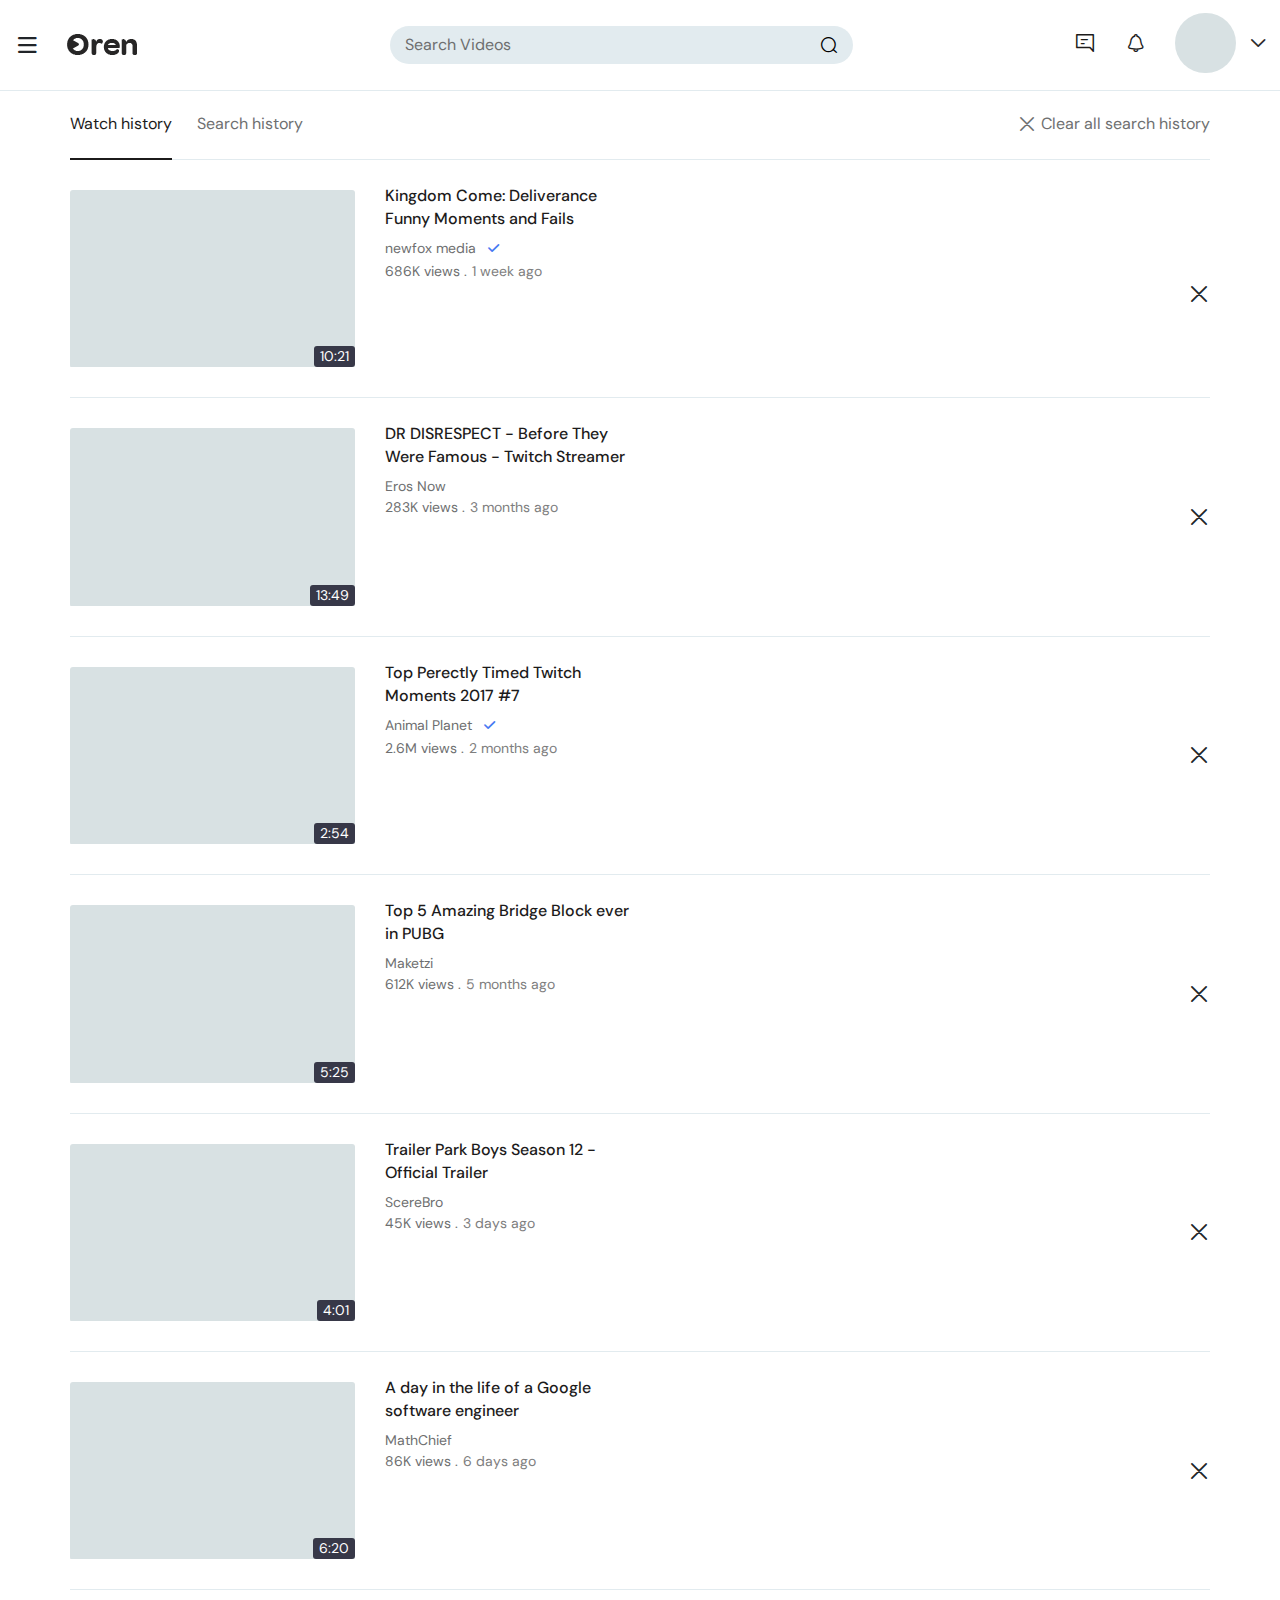
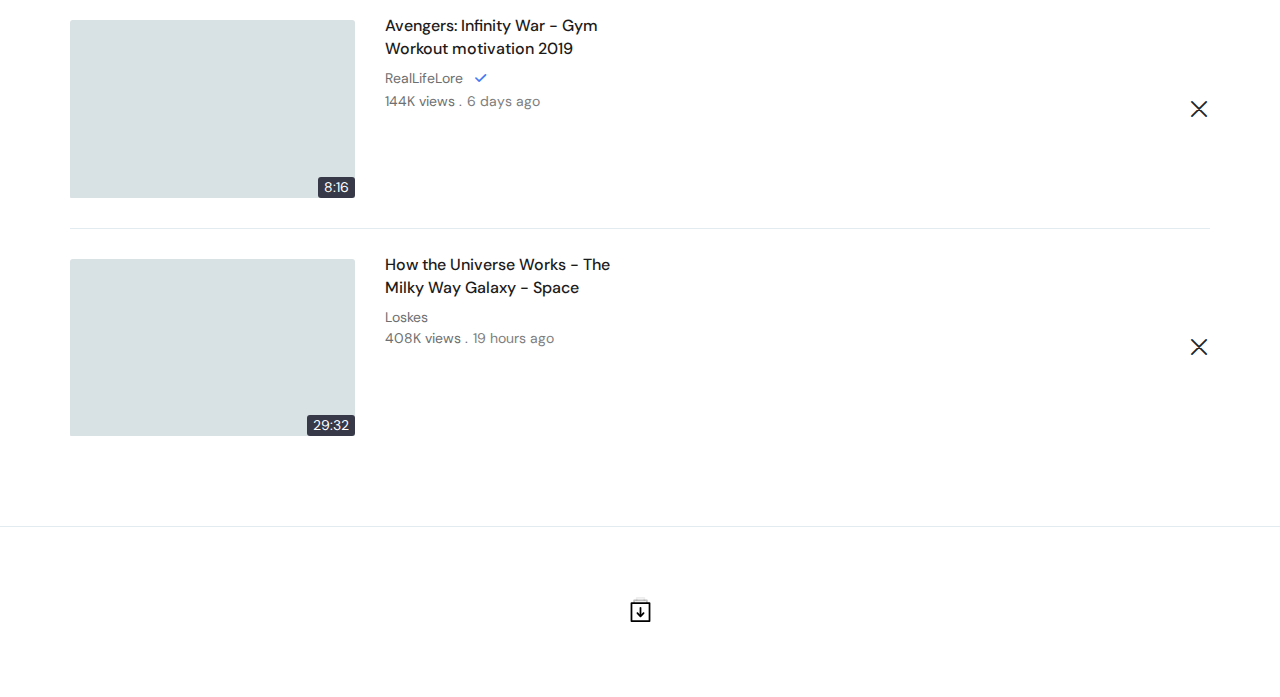
<file: History_Page.html>
<!DOCTYPE html>
<html lang="en">
<head>
<meta charset="UTF-8">
<title>Oren Video Template</title>
<meta name="viewport" content="width=device-width, initial-scale=1.0">
<meta name="description" content="" />
<meta name="keywords" content="" />
<link rel="icon" href="images/Favicon.png">
<link rel="stylesheet" type="text/css" href="css/animate.css">
<link rel="stylesheet" type="text/css" href="css/bootstrap.min.css">
<link rel="stylesheet" type="text/css" href="css/fontello.css">
<link rel="stylesheet" type="text/css" href="css/fontello-codes.css">
<link rel="stylesheet" type="text/css" href="css/thumbs-embedded.css">
<link rel="stylesheet" type="text/css" href="css/style.css">
<link rel="stylesheet" type="text/css" href="css/responsive.css">
<link rel="stylesheet" type="text/css" href="css/color.css">
</head>
<body>

<div class="wrapper">


	<header>
		<div class="top_bar">
			<div class="container">
				<div class="top_header_content">
					<div class="menu_logo">
						<a href="#" title="" class="menu">
							<i class="icon-menu"></i>
						</a>
						<a href="index.html" title="" class="logo">
							<img src="images/logo.png" alt="">
						</a>
					</div><!--menu_logo end-->
					<div class="search_form">
						<form>
							<input type="text" name="search" placeholder="Search Videos">
							<button type="submit">
								<i class="icon-search"></i>
							</button>
						</form>
					</div><!--search_form end-->
					<ul class="controls-lv">
						<li>
							<a href="#" title=""><i class="icon-message"></i></a>
						</li>
						<li>
							<a href="#" title=""><i class="icon-notification"></i></a>
						</li>
						<li class="user-log">
							<div class="user-ac-img">
								<img src="images/resources/user-img.png" alt="">
							</div>
							<div class="account-menu">
								<h4>AZYRUSMAX <span class="usr-status">PRO</span></h4>
								<div class="sd_menu">
									<ul class="mm_menu">
										<li>
											<span>
												<i class="icon-user"></i>
											</span>
											<a href="#" title="">My Channel</a>
										</li>
										<li>
											<span>
												<i class="icon-paid_sub"></i>
											</span>
											<a href="#" title="">Paid subscriptions</a>
										</li>
										<li>
											<span>
												<i class="icon-settings"></i>
											</span>
											<a href="#" title="">Settings</a>
										</li>
										<li>
											<span>
												<i class="icon-logout"></i>
											</span>
											<a href="#" title="">Sign out</a>
										</li>
									</ul>
								</div><!--sd_menu end-->
								<div class="sd_menu scnd">
									<ul class="mm_menu">
										<li>
											<span>
												<i class="icon-light"></i>
											</span>
											<a href="#" title="">Dark Theme</a>
											<label class="switch">
												<input type="checkbox">
											  	<b class="slider round"></b>
											</label>
										</li>
										<li>
											<span>
												<i class="icon-language"></i>
											</span>
											<a href="#" title="">Language</a>
										</li>
										<li>
											<span>
												<i class="icon-feedback"></i>
											</span>
											<a href="#" title="">Send feedback</a>
										</li>
										<li>
											<span>
												<i class="icon-location"></i>
											</span>
											<a href="#" title="">India</a>
											<i class="icon-arrow_below"></i>
										</li>
									</ul>
								</div><!--sd_menu end-->
								<div class="restricted-mode">
									<h4>Restricted Mode</h4>
									<label class="switch">
										<input type="checkbox" checked>
									  	<span class="slider round"></span>
									</label>
									<div class="clearfix"></div>
								</div><!--restricted-more end-->
							</div>
						</li>
						
					</ul><!--controls-lv end-->
					<div class="clearfix"></div>
				</div><!--top_header_content end-->
			</div>
		</div><!--header_content end-->
	</header><!--header end-->

	<div class="side_menu">
		<div class="form_dvv">
			<a href="#" title="" class="login_form_show">Sign in</a>
		</div>
		<div class="sd_menu">
			<ul class="mm_menu">
				<li>
					<span>
						<i class="icon-home"></i>
					</span>
					<a href="#" title="">Home</a>
				</li>
				<li>
					<span>
						<i class="icon-fire"></i>
					</span>
					<a href="#" title="">Trending</a>
				</li>
				<li>
					<span>
						<i class="icon-subscriptions"></i>
					</span>
					<a href="#" title="">Subscriptions</a>
				</li>
			</ul>
		</div><!--sd_menu end-->
		<div class="sd_menu">
			<h3>Library</h3>
			<ul class="mm_menu">
				<li>
					<span>
						<i class="icon-history"></i>
					</span>
					<a href="#" title="">History</a>
				</li>
				<li>
					<span>
						<i class="icon-watch_later"></i>
					</span>
					<a href="#" title="">Watch Later</a>
				</li>
				<li>
					<span>
						<i class="icon-purchased"></i>
					</span>
					<a href="#" title="">Purchases</a>
				</li>
				<li>
					<span>
						<i class="icon-like"></i>
					</span>
					<a href="#" title="">Liked Videos</a>
				</li>
				<li>
					<span>
						<i class="icon-play_list"></i>
					</span>
					<a href="#" title="">Playlist</a>
				</li>
			</ul>
		</div><!--sd_menu end-->
		<div class="sd_menu subs_lst">
			<h3>Subscriptions</h3>
			<ul class="mm_menu">
				<li>
					<span class="usr_name">
						<img src="images/resources/th1.png" alt="">
					</span>
					<a href="#" title="">Dr Disrespect</a>
					<small>3</small>
				</li>
				<li>
					<span class="usr_name">
						<img src="images/resources/th2.png" alt="">
					</span>
					<a href="#" title="">ASMR</a>
					<small>6</small>
				</li>
				<li>
					<span class="usr_name">
						<img src="images/resources/th3.png" alt="">
					</span>
					<a href="#" title="">Rivvrs</a>
					<small>2</small>
				</li>
				<li>
					<span class="usr_name">
						<img src="images/resources/th4.png" alt="">
					</span>
					<a href="#" title="">The Verge</a>
					<small>11</small>
				</li>
				<li>
					<span class="usr_name">
						<img src="images/resources/th5.png" alt="">
					</span>
					<a href="#" title="">Seeker</a>
					<small>3</small>
				</li>
				<li>
					<span class="usr_name">
						<img src="images/resources/sn.png" alt="">
					</span>
					<a href="#" title="">Music</a>
					<small>20</small>
				</li>
			</ul>
			<a href="#" title="" class="more-ch"><i class="icon-arrow_below"></i> Show 14 more</a>
		</div><!--sd_menu end-->
		<div class="sd_menu">
			<ul class="mm_menu">
				<li>
					<span>
						<i class="icon-settings"></i>
					</span>
					<a href="#" title="">Settings</a>
				</li>
				<li>
					<span>
						<i class="icon-flag"></i>
					</span>
					<a href="#" title="">Report history</a>
				</li>
				<li>
					<span>
						<i class="icon-logout"></i>
					</span>
					<a href="#" title="">Sign out</a>
				</li>
			</ul>
		</div><!--sd_menu end-->
		<div class="sd_menu m_linkz">
			<ul class="mm_menu">
				<li><a href="#">About</a></li>
				<li><a href="#">Community Rules </a></li>
				<li><a href="#">Privacy</a></li>
				<li><a href="#">Terms</a></li>
				<li><a href="#">Blogs</a></li>
				<li><a href="#">Contracts </a></li>
				<li><a href="#">Donate</a></li>
				<li><a href="#">FAQ</a></li>
			</ul>
			<span>azyrusthemes</span>
		</div><!--sd_menu end-->
		<div class="sd_menu bb-0">
			<ul class="social_links">
				<li>
					<a href="#" title="">
						<i class="icon-facebook-official"></i>
					</a>
				</li>
				<li>
					<a href="#" title="">
						<i class="icon-twitter"></i>
					</a>
				</li>
				<li>
					<a href="#" title="">
						<i class="icon-instagram"></i>
					</a>
				</li>
			</ul><!--social_links end-->
		</div><!--sd_menu end-->
		<div class="dd_menu"></div>
	</div><!--side_menu end-->

	<section class="ab-history">
		<div class="history-lst">
			<div class="container">
				<div class="history-hd-head">
					<ul class="nav nav-tabs" id="myTab" role="tablist">
					  <li class="nav-item">
					    <a class="nav-link active" id="watch_history_tab" data-toggle="tab" href="#watch_history" role="tab" aria-controls="watch_history_tab" aria-selected="true">Watch history</a>
					  </li>
					  <li class="nav-item">
					    <a class="nav-link" id="search_history_tab" data-toggle="tab" href="#search_history" role="tab" aria-controls="search_history_tab" aria-selected="false">Search history </a>
					  </li>
					</ul><!--nav-tabs end-->
					<a href="#" title="" class="clear-history">
						<i class="icon-cancel"></i>
						Clear all search history
					</a>
					<div class="clearfix"></div>
				</div>
			</div>
		</div>
		<div class="container">
			<div class="tab-content" id="myTabContent">
				<div class="tab-pane fade show active" id="watch_history" role="tabpanel" aria-labelledby="watch_history_tab">
					<div class="tabs_lzt">
						<div class="tab-history">
							<div class="videoo">
								<div class="vid_thumbainl ms">
									<a href="#" title="">
										<img src="images/resources/vide1.png" alt="">
										<span class="vid-time">10:21</span>
										<span class="watch_later">
											<i class="icon-watch_later_fill"></i>
										</span>
									</a>	
								</div><!--vid_thumbnail end-->
								<div class="video_info ms">
									<h3><a href="single_video_page.html" title="">Kingdom Come: Deliverance Funny Moments and Fails</a></h3>
									<h4><a href="#" title="">newfox media</a> <span class="verify_ic"><i class="icon-tick"></i></span></h4>
									<span>686K views .<small class="posted_dt">1 week ago</small></span>
								</div>
								<a href="#" title="" class="delete-video">
									<i class="icon-cancel"></i>
								</a>
								<div class="clearfix"></div>
							</div><!--videoo end-->
						</div><!--tab-history end-->
						<div class="tab-history">
							<div class="videoo">
								<div class="vid_thumbainl ms">
									<a href="#" title="">
										<img src="images/resources/vide2.png" alt="">
										<span class="vid-time">13:49</span>
										<span class="watch_later">
											<i class="icon-watch_later_fill"></i>
										</span>
									</a>	
								</div><!--vid_thumbnail end-->
								<div class="video_info ms">
									<h3><a href="single_video_page.html" title="">DR DISRESPECT - Before They Were Famous - Twitch Streamer</a></h3>
									<h4><a href="#" title="">Eros Now</a> </h4>
									<span>283K views .<small class="posted_dt">3 months ago</small></span>
								</div>
								<a href="#" title="" class="delete-video">
									<i class="icon-cancel"></i>
								</a>
								<div class="clearfix"></div>
							</div><!--videoo end-->
						</div>
						<div class="tab-history">
							<div class="videoo">
								<div class="vid_thumbainl ms">
									<a href="#" title="">
										<img src="images/resources/vide3.png" alt="">
										<span class="vid-time">2:54</span>
										<span class="watch_later">
											<i class="icon-watch_later_fill"></i>
										</span>
									</a>	
								</div><!--vid_thumbnail end-->
								<div class="video_info ms">
									<h3><a href="single_video_page.html" title="">Top Perectly Timed Twitch Moments 2017 #7</a></h3>
									<h4><a href="#" title="">Animal Planet</a> <span class="verify_ic"><i class="icon-tick"></i></span></h4>
									<span>2.6M views .<small class="posted_dt">2 months ago</small></span>
								</div>
								<a href="#" title="" class="delete-video">
									<i class="icon-cancel"></i>
								</a>
								<div class="clearfix"></div>
							</div><!--videoo end-->
						</div>
						<div class="tab-history">
							<div class="videoo">
								<div class="vid_thumbainl ms">
									<a href="#" title="">
										<img src="images/resources/vide4.png" alt="">
										<span class="vid-time">5:25</span>
										<span class="watch_later">
											<i class="icon-watch_later_fill"></i>
										</span>
									</a>	
								</div><!--vid_thumbnail end-->
								<div class="video_info ms">
									<h3><a href="single_video_page.html" title="">Top 5 Amazing Bridge Block ever in PUBG</a></h3>
									<h4><a href="#" title="">Maketzi</a> </h4>
									<span>612K views .<small class="posted_dt">5 months ago</small></span>
								</div>
								<a href="#" title="" class="delete-video">
									<i class="icon-cancel"></i>
								</a>
								<div class="clearfix"></div>
							</div><!--videoo end-->
						</div>
						<div class="tab-history">
							<div class="videoo">
								<div class="vid_thumbainl ms">
									<a href="#" title="">
										<img src="images/resources/vide5.png" alt="">
										<span class="vid-time">4:01</span>
										<span class="watch_later">
											<i class="icon-watch_later_fill"></i>
										</span>
									</a>	
								</div><!--vid_thumbnail end-->
								<div class="video_info ms">
									<h3><a href="single_video_page.html" title="">Trailer Park Boys Season 12 - Official Trailer</a></h3>
									<h4><a href="#" title="">ScereBro</a> </h4>
									<span>45K views .<small class="posted_dt">3 days ago</small></span>
								</div>
								<a href="#" title="" class="delete-video">
									<i class="icon-cancel"></i>
								</a>
								<div class="clearfix"></div>
							</div><!--videoo end-->
						</div>
						<div class="tab-history">
							<div class="videoo">
								<div class="vid_thumbainl ms">
									<a href="#" title="">
										<img src="images/resources/vide6.png" alt="">
										<span class="vid-time">6:20</span>
										<span class="watch_later">
											<i class="icon-watch_later_fill"></i>
										</span>
									</a>	
								</div><!--vid_thumbnail end-->
								<div class="video_info ms">
									<h3><a href="single_video_page.html" title="">A day in the life of a Google software engineer</a></h3>
									<h4><a href="#" title="">MathChief</a> </h4>
									<span>86K views .<small class="posted_dt">6 days ago</small></span>
								</div>
								<a href="#" title="" class="delete-video">
									<i class="icon-cancel"></i>
								</a>
								<div class="clearfix"></div>
							</div><!--videoo end-->
						</div>
						<div class="tab-history">
							<div class="videoo">
								<div class="vid_thumbainl ms">
									<a href="#" title="">
										<img src="images/resources/vide7.png" alt="">
										<span class="vid-time">8:16</span>
										<span class="watch_later">
											<i class="icon-watch_later_fill"></i>
										</span>
									</a>	
								</div><!--vid_thumbnail end-->
								<div class="video_info ms">
									<h3><a href="single_video_page.html" title="">Avengers: Infinity War - Gym Workout motivation 2019</a></h3>
									<h4><a href="#" title="">RealLifeLore</a> <span class="verify_ic"><i class="icon-tick"></i></span></h4>
									<span>144K views .<small class="posted_dt">6 days ago</small></span>
								</div>
								<a href="#" title="" class="delete-video">
									<i class="icon-cancel"></i>
								</a>
								<div class="clearfix"></div>
							</div><!--videoo end-->
						</div>
						<div class="tab-history">
							<div class="videoo">
								<div class="vid_thumbainl ms">
									<a href="#" title="">
										<img src="images/resources/vide8.png" alt="">
										<span class="vid-time">29:32</span>
										<span class="watch_later">
											<i class="icon-watch_later_fill"></i>
										</span>
									</a>	
								</div><!--vid_thumbnail end-->
								<div class="video_info ms">
									<h3><a href="single_video_page.html" title="">How the Universe Works - The Milky Way Galaxy - Space</a></h3>
									<h4><a href="#" title="">Loskes</a></h4>
									<span>408K views .<small class="posted_dt">19 hours ago</small></span>
								</div>
								<a href="#" title="" class="delete-video">
									<i class="icon-cancel"></i>
								</a>
								<div class="clearfix"></div>
							</div><!--videoo end-->
						</div>
					</div><!--tabs_lz end-->
				</div>
				<div class="tab-pane fade" id="search_history" role="tabpanel" aria-labelledby="search_history_tab">
					<div class="tabs_lzt">
						<div class="tab-history">
							<div class="videoo">
								<div class="vid_thumbainl ms">
									<a href="#" title="">
										<img src="images/resources/vide1.png" alt="">
										<span class="vid-time">10:21</span>
										<span class="watch_later">
											<i class="icon-watch_later_fill"></i>
										</span>
									</a>	
								</div><!--vid_thumbnail end-->
								<div class="video_info ms">
									<h3><a href="single_video_page.html" title="">Kingdom Come: Deliverance Funny Moments and Fails</a></h3>
									<h4><a href="#" title="">newfox media</a> <span class="verify_ic"><i class="icon-tick"></i></span></h4>
									<span>686K views .<small class="posted_dt">1 week ago</small></span>
								</div>
								<a href="#" title="" class="delete-video">
									<i class="icon-cancel"></i>
								</a>
								<div class="clearfix"></div>
							</div><!--videoo end-->
						</div><!--tab-history end-->
						<div class="tab-history">
							<div class="videoo">
								<div class="vid_thumbainl ms">
									<a href="#" title="">
										<img src="images/resources/vide2.png" alt="">
										<span class="vid-time">13:49</span>
										<span class="watch_later">
											<i class="icon-watch_later_fill"></i>
										</span>
									</a>	
								</div><!--vid_thumbnail end-->
								<div class="video_info ms">
									<h3><a href="single_video_page.html" title="">DR DISRESPECT - Before They Were Famous - Twitch Streamer</a></h3>
									<h4><a href="#" title="">Eros Now</a> </h4>
									<span>283K views .<small class="posted_dt">3 months ago</small></span>
								</div>
								<a href="#" title="" class="delete-video">
									<i class="icon-cancel"></i>
								</a>
								<div class="clearfix"></div>
							</div><!--videoo end-->
						</div>
						<div class="tab-history">
							<div class="videoo">
								<div class="vid_thumbainl ms">
									<a href="#" title="">
										<img src="images/resources/vide3.png" alt="">
										<span class="vid-time">2:54</span>
										<span class="watch_later">
											<i class="icon-watch_later_fill"></i>
										</span>
									</a>	
								</div><!--vid_thumbnail end-->
								<div class="video_info ms">
									<h3><a href="single_video_page.html" title="">Top Perectly Timed Twitch Moments 2017 #7</a></h3>
									<h4><a href="#" title="">Animal Planet</a> <span class="verify_ic"><i class="icon-tick"></i></span></h4>
									<span>2.6M views .<small class="posted_dt">2 months ago</small></span>
								</div>
								<a href="#" title="" class="delete-video">
									<i class="icon-cancel"></i>
								</a>
								<div class="clearfix"></div>
							</div><!--videoo end-->
						</div>
						<div class="tab-history">
							<div class="videoo">
								<div class="vid_thumbainl ms">
									<a href="#" title="">
										<img src="images/resources/vide4.png" alt="">
										<span class="vid-time">5:25</span>
										<span class="watch_later">
											<i class="icon-watch_later_fill"></i>
										</span>
									</a>	
								</div><!--vid_thumbnail end-->
								<div class="video_info ms">
									<h3><a href="single_video_page.html" title="">Top 5 Amazing Bridge Block ever in PUBG</a></h3>
									<h4><a href="#" title="">Maketzi</a> </h4>
									<span>612K views .<small class="posted_dt">5 months ago</small></span>
								</div>
								<a href="#" title="" class="delete-video">
									<i class="icon-cancel"></i>
								</a>
								<div class="clearfix"></div>
							</div><!--videoo end-->
						</div>
						<div class="tab-history">
							<div class="videoo">
								<div class="vid_thumbainl ms">
									<a href="#" title="">
										<img src="images/resources/vide5.png" alt="">
										<span class="vid-time">4:01</span>
										<span class="watch_later">
											<i class="icon-watch_later_fill"></i>
										</span>
									</a>	
								</div><!--vid_thumbnail end-->
								<div class="video_info ms">
									<h3><a href="single_video_page.html" title="">Trailer Park Boys Season 12 - Official Trailer</a></h3>
									<h4><a href="#" title="">ScereBro</a> </h4>
									<span>45K views .<small class="posted_dt">3 days ago</small></span>
								</div>
								<a href="#" title="" class="delete-video">
									<i class="icon-cancel"></i>
								</a>
								<div class="clearfix"></div>
							</div><!--videoo end-->
						</div>
						<div class="tab-history">
							<div class="videoo">
								<div class="vid_thumbainl ms">
									<a href="#" title="">
										<img src="images/resources/vide6.png" alt="">
										<span class="vid-time">6:20</span>
										<span class="watch_later">
											<i class="icon-watch_later_fill"></i>
										</span>
									</a>	
								</div><!--vid_thumbnail end-->
								<div class="video_info ms">
									<h3><a href="single_video_page.html" title="">A day in the life of a Google software engineer</a></h3>
									<h4><a href="#" title="">MathChief</a> </h4>
									<span>86K views .<small class="posted_dt">6 days ago</small></span>
								</div>
								<a href="#" title="" class="delete-video">
									<i class="icon-cancel"></i>
								</a>
								<div class="clearfix"></div>
							</div><!--videoo end-->
						</div>
						<div class="tab-history">
							<div class="videoo">
								<div class="vid_thumbainl ms">
									<a href="#" title="">
										<img src="images/resources/vide7.png" alt="">
										<span class="vid-time">8:16</span>
										<span class="watch_later">
											<i class="icon-watch_later_fill"></i>
										</span>
									</a>	
								</div><!--vid_thumbnail end-->
								<div class="video_info ms">
									<h3><a href="single_video_page.html" title="">Avengers: Infinity War - Gym Workout motivation 2019</a></h3>
									<h4><a href="#" title="">RealLifeLore</a> <span class="verify_ic"><i class="icon-tick"></i></span></h4>
									<span>144K views .<small class="posted_dt">6 days ago</small></span>
								</div>
								<a href="#" title="" class="delete-video">
									<i class="icon-cancel"></i>
								</a>
								<div class="clearfix"></div>
							</div><!--videoo end-->
						</div>
						<div class="tab-history">
							<div class="videoo">
								<div class="vid_thumbainl ms">
									<a href="#" title="">
										<img src="images/resources/vide8.png" alt="">
										<span class="vid-time">29:32</span>
										<span class="watch_later">
											<i class="icon-watch_later_fill"></i>
										</span>
									</a>	
								</div><!--vid_thumbnail end-->
								<div class="video_info ms">
									<h3><a href="single_video_page.html" title="">How the Universe Works - The Milky Way Galaxy - Space</a></h3>
									<h4><a href="#" title="">Loskes</a></h4>
									<span>408K views .<small class="posted_dt">19 hours ago</small></span>
								</div>
								<a href="#" title="" class="delete-video">
									<i class="icon-cancel"></i>
								</a>
								<div class="clearfix"></div>
							</div><!--videoo end-->
						</div>
					</div><!--tabs_lz end-->
				</div>
			</div>
		</div>
	</section><!--ab-history end-->

	<section class="more_items_sec text-center">
		<div class="container">
			<a href="#" title="">
				<svg width="19" height="24" viewBox="0 0 19 24" fill="none" xmlns="http://www.w3.org/2000/svg">
					<path d="M18.1618 24.0001H0.838235C0.374412 24.0001 0 23.6261 0 23.1628V5.86052C0 5.39727 0.374412 5.02332 0.838235 5.02332H18.1618C18.6256 5.02332 19 5.39727 19 5.86052V23.1628C19 23.6261 18.6256 24.0001 18.1618 24.0001ZM1.67647 22.3256H17.3235V6.69773H1.67647V22.3256Z" fill="#9494A0"/>
					<g opacity="0.25">
					<path opacity="0.25" d="M13.1324 4.18605C12.6685 4.18605 12.2941 3.81209 12.2941 3.34884V1.67442H6.70589V3.34884C6.70589 3.81209 6.33148 4.18605 5.86765 4.18605C5.40383 4.18605 5.02942 3.81209 5.02942 3.34884V0.83721C5.02942 0.373954 5.40383 0 5.86765 0H13.1324C13.5962 0 13.9706 0.373954 13.9706 0.83721V3.34884C13.9706 3.81209 13.5962 4.18605 13.1324 4.18605Z" fill="#9494A0"/>
					</g>
					<path d="M9.50001 19.3479C9.28487 19.3479 9.06972 19.267 8.90766 19.1024L5.92634 16.1275C5.59942 15.801 5.59942 15.2707 5.92634 14.9442C6.25325 14.6177 6.78413 14.6177 7.11104 14.9442L9.50001 17.3275L11.8862 14.9442C12.2131 14.6177 12.744 14.6177 13.0709 14.9442C13.3978 15.2707 13.3978 15.801 13.0709 16.1275L10.0924 19.1024C9.93031 19.267 9.71516 19.3479 9.50001 19.3479Z" fill="#9494A0"/>
					<path d="M9.49999 18.4186C9.03617 18.4186 8.66176 18.0447 8.66176 17.5814V10.3256C8.66176 9.86236 9.03617 9.4884 9.49999 9.4884C9.96382 9.4884 10.3382 9.86236 10.3382 10.3256V17.5814C10.3382 18.0447 9.96382 18.4186 9.49999 18.4186Z" fill="#9494A0"/>
					<g opacity="0.5">
					<path opacity="0.5" d="M15.6471 6.69764C15.1832 6.69764 14.8088 6.32369 14.8088 5.86043V4.18601H4.19118V5.86043C4.19118 6.32369 3.81677 6.69764 3.35294 6.69764C2.88912 6.69764 2.51471 6.32369 2.51471 5.86043V3.34881C2.51471 2.88555 2.88912 2.5116 3.35294 2.5116H15.6471C16.1109 2.5116 16.4853 2.88555 16.4853 3.34881V5.86043C16.4853 6.32369 16.1109 6.69764 15.6471 6.69764Z" fill="#9494A0"/>
					</g>
				</svg>
			</a>
		</div>
	</section><!--more_items_sec end-->			


</div><!--wrapper end-->





<script src="js/jquery.min.js"></script>
<script src="js/popper.js"></script>
<script src="js/bootstrap.min.js"></script>
<script src="js/script.js"></script>


</body>
</html>
</file>
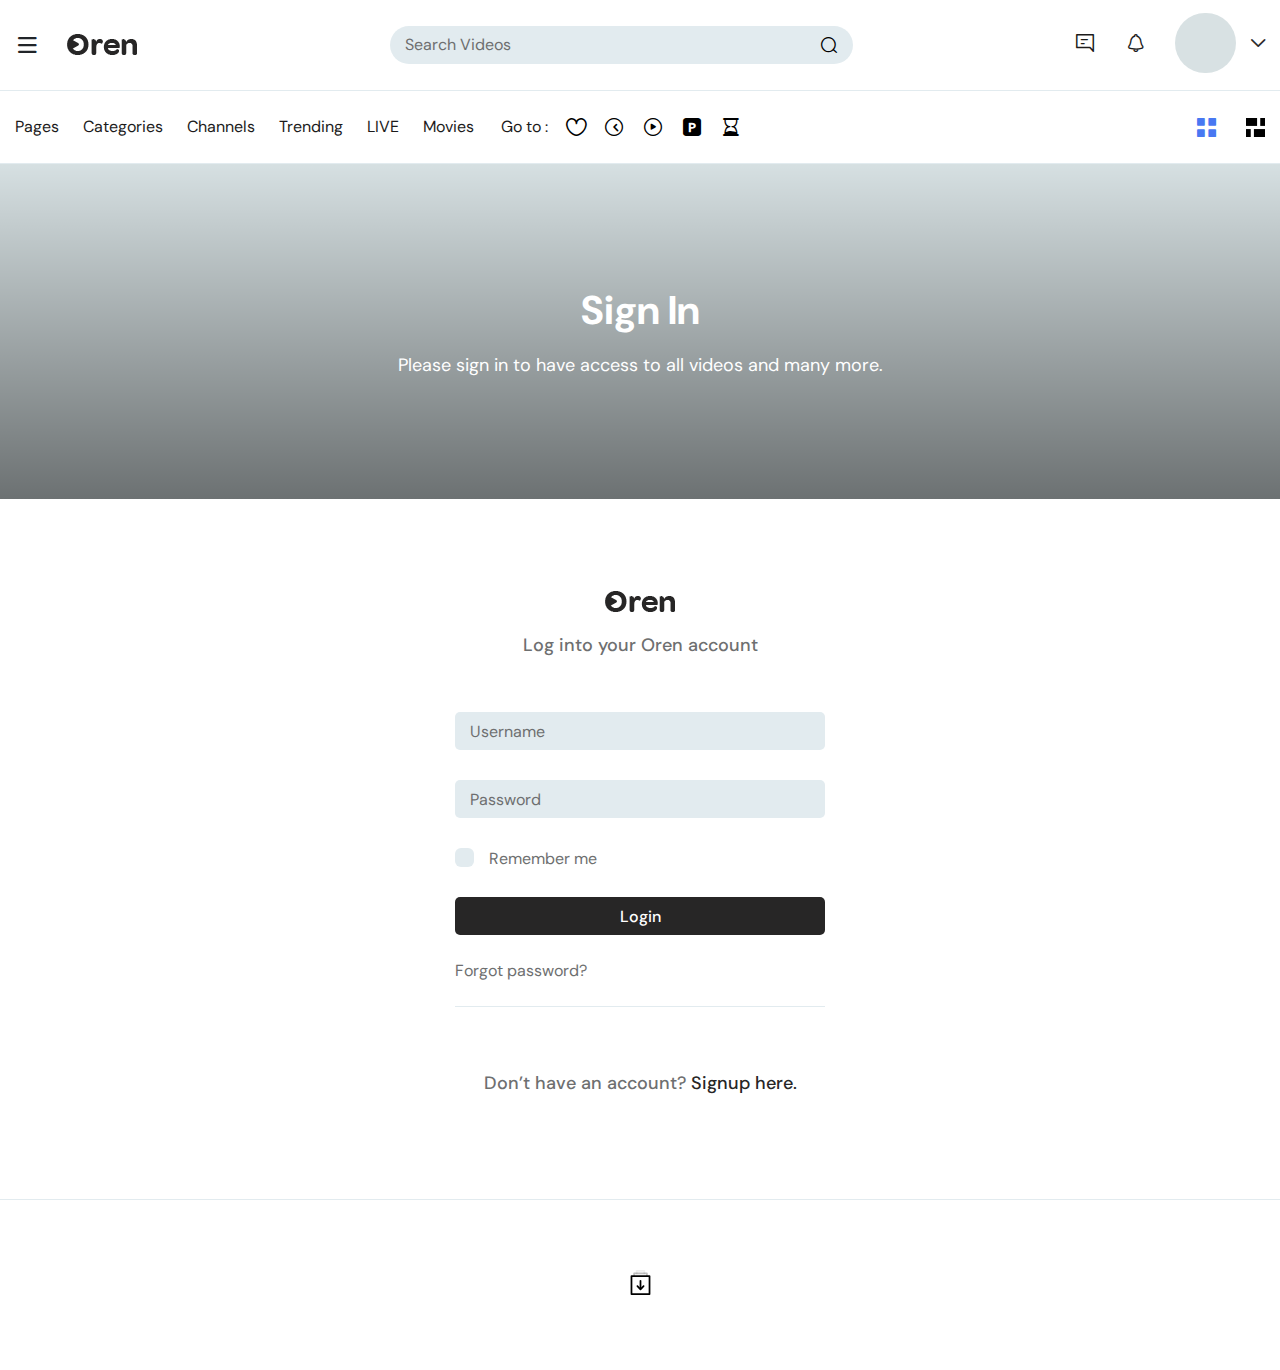
<file: login.html>
<!DOCTYPE html>
<html lang="en">
<head>
<meta charset="UTF-8">
<title>Oren Video Template</title>
<meta name="viewport" content="width=device-width, initial-scale=1.0">
<meta name="description" content="" />
<meta name="keywords" content="" />
<link rel="icon" href="images/Favicon.png">
<link rel="stylesheet" type="text/css" href="css/animate.css">
<link rel="stylesheet" type="text/css" href="css/bootstrap.min.css">
<link rel="stylesheet" type="text/css" href="css/fontello.css">
<link rel="stylesheet" type="text/css" href="css/fontello-codes.css">
<link rel="stylesheet" type="text/css" href="css/thumbs-embedded.css">
<link rel="stylesheet" type="text/css" href="css/style.css">
<link rel="stylesheet" type="text/css" href="css/responsive.css">
<link rel="stylesheet" type="text/css" href="css/color.css">
</head>
<body>

<div class="wrapper">


	<header>
		<div class="top_bar">
			<div class="container">
				<div class="top_header_content">
					<div class="menu_logo">
						<a href="#" title="" class="menu">
							<i class="icon-menu"></i>
						</a>
						<a href="index.html" title="" class="logo">
							<img src="images/logo.png" alt="">
						</a>
					</div><!--menu_logo end-->
					<div class="search_form">
						<form>
							<input type="text" name="search" placeholder="Search Videos">
							<button type="submit">
								<i class="icon-search"></i>
							</button>
						</form>
					</div><!--search_form end-->
					<ul class="controls-lv">
						<li>
							<a href="#" title=""><i class="icon-message"></i></a>
						</li>
						<li>
							<a href="#" title=""><i class="icon-notification"></i></a>
						</li>
						<li class="user-log">
							<div class="user-ac-img">
								<img src="images/resources/user-img.png" alt="">
							</div>
							<div class="account-menu">
								<h4>AZYRUSMAX <span class="usr-status">PRO</span></h4>
								<div class="sd_menu">
									<ul class="mm_menu">
										<li>
											<span>
												<i class="icon-user"></i>
											</span>
											<a href="#" title="">My Channel</a>
										</li>
										<li>
											<span>
												<i class="icon-paid_sub"></i>
											</span>
											<a href="#" title="">Paid subscriptions</a>
										</li>
										<li>
											<span>
												<i class="icon-settings"></i>
											</span>
											<a href="#" title="">Settings</a>
										</li>
										<li>
											<span>
												<i class="icon-logout"></i>
											</span>
											<a href="#" title="">Sign out</a>
										</li>
									</ul>
								</div><!--sd_menu end-->
								<div class="sd_menu scnd">
									<ul class="mm_menu">
										<li>
											<span>
												<i class="icon-light"></i>
											</span>
											<a href="#" title="">Dark Theme</a>
											<label class="switch">
												<input type="checkbox">
											  	<b class="slider round"></b>
											</label>
										</li>
										<li>
											<span>
												<i class="icon-language"></i>
											</span>
											<a href="#" title="">Language</a>
										</li>
										<li>
											<span>
												<i class="icon-feedback"></i>
											</span>
											<a href="#" title="">Send feedback</a>
										</li>
										<li>
											<span>
												<i class="icon-location"></i>
											</span>
											<a href="#" title="">India</a>
											<i class="icon-arrow_below"></i>
										</li>
									</ul>
								</div><!--sd_menu end-->
								<div class="restricted-mode">
									<h4>Restricted Mode</h4>
									<label class="switch">
										<input type="checkbox" checked>
									  	<span class="slider round"></span>
									</label>
									<div class="clearfix"></div>
								</div><!--restricted-more end-->
							</div>
						</li>
						
					</ul><!--controls-lv end-->
					<div class="clearfix"></div>
				</div><!--top_header_content end-->
			</div>
		</div><!--header_content end-->
		<div class="btm_bar">
			<div class="container">
				<div class="btm_bar_content">
					<nav>
						<ul>
							<li><a href="#" title="">Pages</a>
								<div class="mega-menu">
									<ul>
										<li><a href="index.html" title="">Homepage</a></li>
										<li><a href="single_video_page.html" title="">Single Video Page</a></li>
										<li><a href="Single_Video_Simplified_Page.html" title="">Single Video Simplified Page</a></li>
										<li><a href="single_video_fullwidth_page.html" title="">Singel Video Full Width Page</a></li>
										<li><a href="single_video_playlist.html" title="">Single Video Playlist Page</a></li>
										
										
										<li><a href="#" title="">Browse channels page</a></li>
										<li><a href="Searched_Videos_Page.html" title="">Searched videos page</a></li>
									</ul>
									<ul>
										
										<li><a href="History_Page.html" title="">History page</a></li>
										<li><a href="Browse_Categories.html" title="">Browse Categories Page</a></li>
										
										<li><a href="login.html" title="">login page</a></li>
										<li><a href="signup.html" title="">signup page</a></li>
										<li><a href="User_Account_Page.html" title="">User account page</a></li>
									</ul>
								</div>
								<div class="clearfix"></div>
							</li>
							<li><a href="Browse_Categories.html" title="">Categories</a></li>
							<li><a href="#" title="">Channels</a></li>
							<li><a href="#" title="">Trending</a></li>
							<li><a href="#" title="">LIVE</a></li>
							<li><a href="#" title="">Movies</a></li>
						</ul>
					</nav><!--navigation end-->
					<ul class="shr_links">
						<li>
							<h3>Go to : </h3>
						</li>
						<li>
							<button data-toggle="tooltip" data-placement="top" title="Like">
							  <i class="icon-like"></i>
							</button>
						</li>
						<li>
							<button data-toggle="tooltip" data-placement="top" title="Watch later">
							  <i class="icon-watch_later"></i>
							</button>
						</li>
						<li>
							<button data-toggle="tooltip" data-placement="top" title="Playlist">
							  <i class="icon-playlist"></i>
							</button>
						</li>
						<li>
							<button data-toggle="tooltip" data-placement="top" title="Purchased">
							  <i class="icon-purchased"></i>
							</button>
						</li>
						<li>
							<button data-toggle="tooltip" data-placement="top" title="History">
							  <i class="icon-history"></i>
							</button>
						</li>
					</ul><!--shr_links end-->
					<ul class="vid_thums">
						<li>
							<a class="active" href="#" title=""><i class="icon-grid"></i></a>
						</li>
						<li>
							<a href="#" title="">
								<svg xmlns="http://www.w3.org/2000/svg" xmlns:xlink="http://www.w3.org/1999/xlink" x="0px" y="0px"
									 viewBox="0 0 108 108" xml:space="preserve">
									<rect width="63" height="45"/>
									<rect x="81" width="27" height="45"/>
									<rect x="45" y="63" width="63" height="45"/>
									<rect y="63" width="27" height="45"/>
								</svg>
							</a>
						</li>
					</ul><!--vid_status end-->
					<div class="clearfix"></div>
				</div><!--btm_bar_content end-->
			</div>
		</div><!--btm_bar end-->
	</header><!--header end-->

	<div class="side_menu">
		<div class="form_dvv">
			<a href="#" title="" class="login_form_show">Sign in</a>
		</div>
		<div class="sd_menu">
			<ul class="mm_menu">
				<li>
					<span>
						<i class="icon-home"></i>
					</span>
					<a href="#" title="">Home</a>
				</li>
				<li>
					<span>
						<i class="icon-fire"></i>
					</span>
					<a href="#" title="">Trending</a>
				</li>
				<li>
					<span>
						<i class="icon-subscriptions"></i>
					</span>
					<a href="#" title="">Subscriptions</a>
				</li>
			</ul>
		</div><!--sd_menu end-->
		<div class="sd_menu">
			<h3>Library</h3>
			<ul class="mm_menu">
				<li>
					<span>
						<i class="icon-history"></i>
					</span>
					<a href="#" title="">History</a>
				</li>
				<li>
					<span>
						<i class="icon-watch_later"></i>
					</span>
					<a href="#" title="">Watch Later</a>
				</li>
				<li>
					<span>
						<i class="icon-purchased"></i>
					</span>
					<a href="#" title="">Purchases</a>
				</li>
				<li>
					<span>
						<i class="icon-like"></i>
					</span>
					<a href="#" title="">Liked Videos</a>
				</li>
				<li>
					<span>
						<i class="icon-play_list"></i>
					</span>
					<a href="#" title="">Playlist</a>
				</li>
			</ul>
		</div><!--sd_menu end-->
		<div class="sd_menu subs_lst">
			<h3>Subscriptions</h3>
			<ul class="mm_menu">
				<li>
					<span class="usr_name">
						<img src="images/resources/th1.png" alt="">
					</span>
					<a href="#" title="">Dr Disrespect</a>
					<small>3</small>
				</li>
				<li>
					<span class="usr_name">
						<img src="images/resources/th2.png" alt="">
					</span>
					<a href="#" title="">ASMR</a>
					<small>6</small>
				</li>
				<li>
					<span class="usr_name">
						<img src="images/resources/th3.png" alt="">
					</span>
					<a href="#" title="">Rivvrs</a>
					<small>2</small>
				</li>
				<li>
					<span class="usr_name">
						<img src="images/resources/th4.png" alt="">
					</span>
					<a href="#" title="">The Verge</a>
					<small>11</small>
				</li>
				<li>
					<span class="usr_name">
						<img src="images/resources/th5.png" alt="">
					</span>
					<a href="#" title="">Seeker</a>
					<small>3</small>
				</li>
				<li>
					<span class="usr_name">
						<img src="images/resources/sn.png" alt="">
					</span>
					<a href="#" title="">Music</a>
					<small>20</small>
				</li>
			</ul>
			<a href="#" title="" class="more-ch"><i class="icon-arrow_below"></i> Show 14 more</a>
		</div><!--sd_menu end-->
		<div class="sd_menu">
			<ul class="mm_menu">
				<li>
					<span>
						<i class="icon-settings"></i>
					</span>
					<a href="#" title="">Settings</a>
				</li>
				<li>
					<span>
						<i class="icon-flag"></i>
					</span>
					<a href="#" title="">Report history</a>
				</li>
				<li>
					<span>
						<i class="icon-logout"></i>
					</span>
					<a href="#" title="">Sign out</a>
				</li>
			</ul>
		</div><!--sd_menu end-->
		<div class="sd_menu m_linkz">
			<ul class="mm_menu">
				<li><a href="#">About</a></li>
				<li><a href="#">Community Rules </a></li>
				<li><a href="#">Privacy</a></li>
				<li><a href="#">Terms</a></li>
				<li><a href="#">Blogs</a></li>
				<li><a href="#">Contracts </a></li>
				<li><a href="#">Donate</a></li>
				<li><a href="#">FAQ</a></li>
			</ul>
			<span>azyrusthemes</span>
		</div><!--sd_menu end-->
		<div class="sd_menu bb-0">
			<ul class="social_links">
				<li>
					<a href="#" title="">
						<i class="icon-facebook-official"></i>
					</a>
				</li>
				<li>
					<a href="#" title="">
						<i class="icon-twitter"></i>
					</a>
				</li>
				<li>
					<a href="#" title="">
						<i class="icon-instagram"></i>
					</a>
				</li>
			</ul><!--social_links end-->
		</div><!--sd_menu end-->
		<div class="dd_menu"></div>
	</div><!--side_menu end-->

	<section class="banner-section p120">
		<div class="container">
			<div class="banner-text">
				<h2>Sign In</h2>
				<p>Please sign in to have access to all videos and many more.</p>
			</div><!--banner-text end-->
		</div>
	</section><!--banner-section end-->

	<section class="form_popup">
	
		<div class="login_form" id="login_form">
		 	<div class="hd-lg">
		 		<img src="images/logo.png" alt="">
		 		<span>Log into your Oren account</span>
		 	</div><!--hd-lg end-->
			<div class="user-account-pr">
				<form>
					<div class="input-sec">
						<input type="text" name="username" placeholder="Username">
					</div>
					<div class="input-sec">
						<input type="Password" name="password" placeholder="Password">
					</div>
					<div class="chekbox-lg">
						<label>
							<input type="checkbox" name="remember" value="rem">
							<b class="checkmark"> </b>
							<span>Remember me</span>
						</label>
					</div>
					<div class="input-sec mb-0">
						<button type="submit">Login</button>
					</div><!--input-sec end-->
				</form>
				<a href="#" title="" class="fg_btn">Forgot password?</a>
			</div><!--user-account end--->
			<div class="fr-ps">
				<h1>Don’t have an account? <a href="signup.html" title="" class="show_signup">Signup here.</a></h1>
			</div><!--fr-ps end-->
		</div><!--login end--->

	</section><!--form_popup end-->

	<section class="more_items_sec br-top text-center">
		<div class="container">
			<a href="#" title="">
				<svg width="19" height="24" viewBox="0 0 19 24" fill="none" xmlns="http://www.w3.org/2000/svg">
					<path d="M18.1618 24.0001H0.838235C0.374412 24.0001 0 23.6261 0 23.1628V5.86052C0 5.39727 0.374412 5.02332 0.838235 5.02332H18.1618C18.6256 5.02332 19 5.39727 19 5.86052V23.1628C19 23.6261 18.6256 24.0001 18.1618 24.0001ZM1.67647 22.3256H17.3235V6.69773H1.67647V22.3256Z" fill="#9494A0"/>
					<g opacity="0.25">
					<path opacity="0.25" d="M13.1324 4.18605C12.6685 4.18605 12.2941 3.81209 12.2941 3.34884V1.67442H6.70589V3.34884C6.70589 3.81209 6.33148 4.18605 5.86765 4.18605C5.40383 4.18605 5.02942 3.81209 5.02942 3.34884V0.83721C5.02942 0.373954 5.40383 0 5.86765 0H13.1324C13.5962 0 13.9706 0.373954 13.9706 0.83721V3.34884C13.9706 3.81209 13.5962 4.18605 13.1324 4.18605Z" fill="#9494A0"/>
					</g>
					<path d="M9.50001 19.3479C9.28487 19.3479 9.06972 19.267 8.90766 19.1024L5.92634 16.1275C5.59942 15.801 5.59942 15.2707 5.92634 14.9442C6.25325 14.6177 6.78413 14.6177 7.11104 14.9442L9.50001 17.3275L11.8862 14.9442C12.2131 14.6177 12.744 14.6177 13.0709 14.9442C13.3978 15.2707 13.3978 15.801 13.0709 16.1275L10.0924 19.1024C9.93031 19.267 9.71516 19.3479 9.50001 19.3479Z" fill="#9494A0"/>
					<path d="M9.49999 18.4186C9.03617 18.4186 8.66176 18.0447 8.66176 17.5814V10.3256C8.66176 9.86236 9.03617 9.4884 9.49999 9.4884C9.96382 9.4884 10.3382 9.86236 10.3382 10.3256V17.5814C10.3382 18.0447 9.96382 18.4186 9.49999 18.4186Z" fill="#9494A0"/>
					<g opacity="0.5">
					<path opacity="0.5" d="M15.6471 6.69764C15.1832 6.69764 14.8088 6.32369 14.8088 5.86043V4.18601H4.19118V5.86043C4.19118 6.32369 3.81677 6.69764 3.35294 6.69764C2.88912 6.69764 2.51471 6.32369 2.51471 5.86043V3.34881C2.51471 2.88555 2.88912 2.5116 3.35294 2.5116H15.6471C16.1109 2.5116 16.4853 2.88555 16.4853 3.34881V5.86043C16.4853 6.32369 16.1109 6.69764 15.6471 6.69764Z" fill="#9494A0"/>
					</g>
				</svg>
			</a>
		</div>
	</section><!--more_items_sec end-->			


</div><!--wrapper end-->





<script src="js/jquery.min.js"></script>
<script src="js/popper.js"></script>
<script src="js/bootstrap.min.js"></script>
<script src="js/script.js"></script>


</body>
</html>
</file>
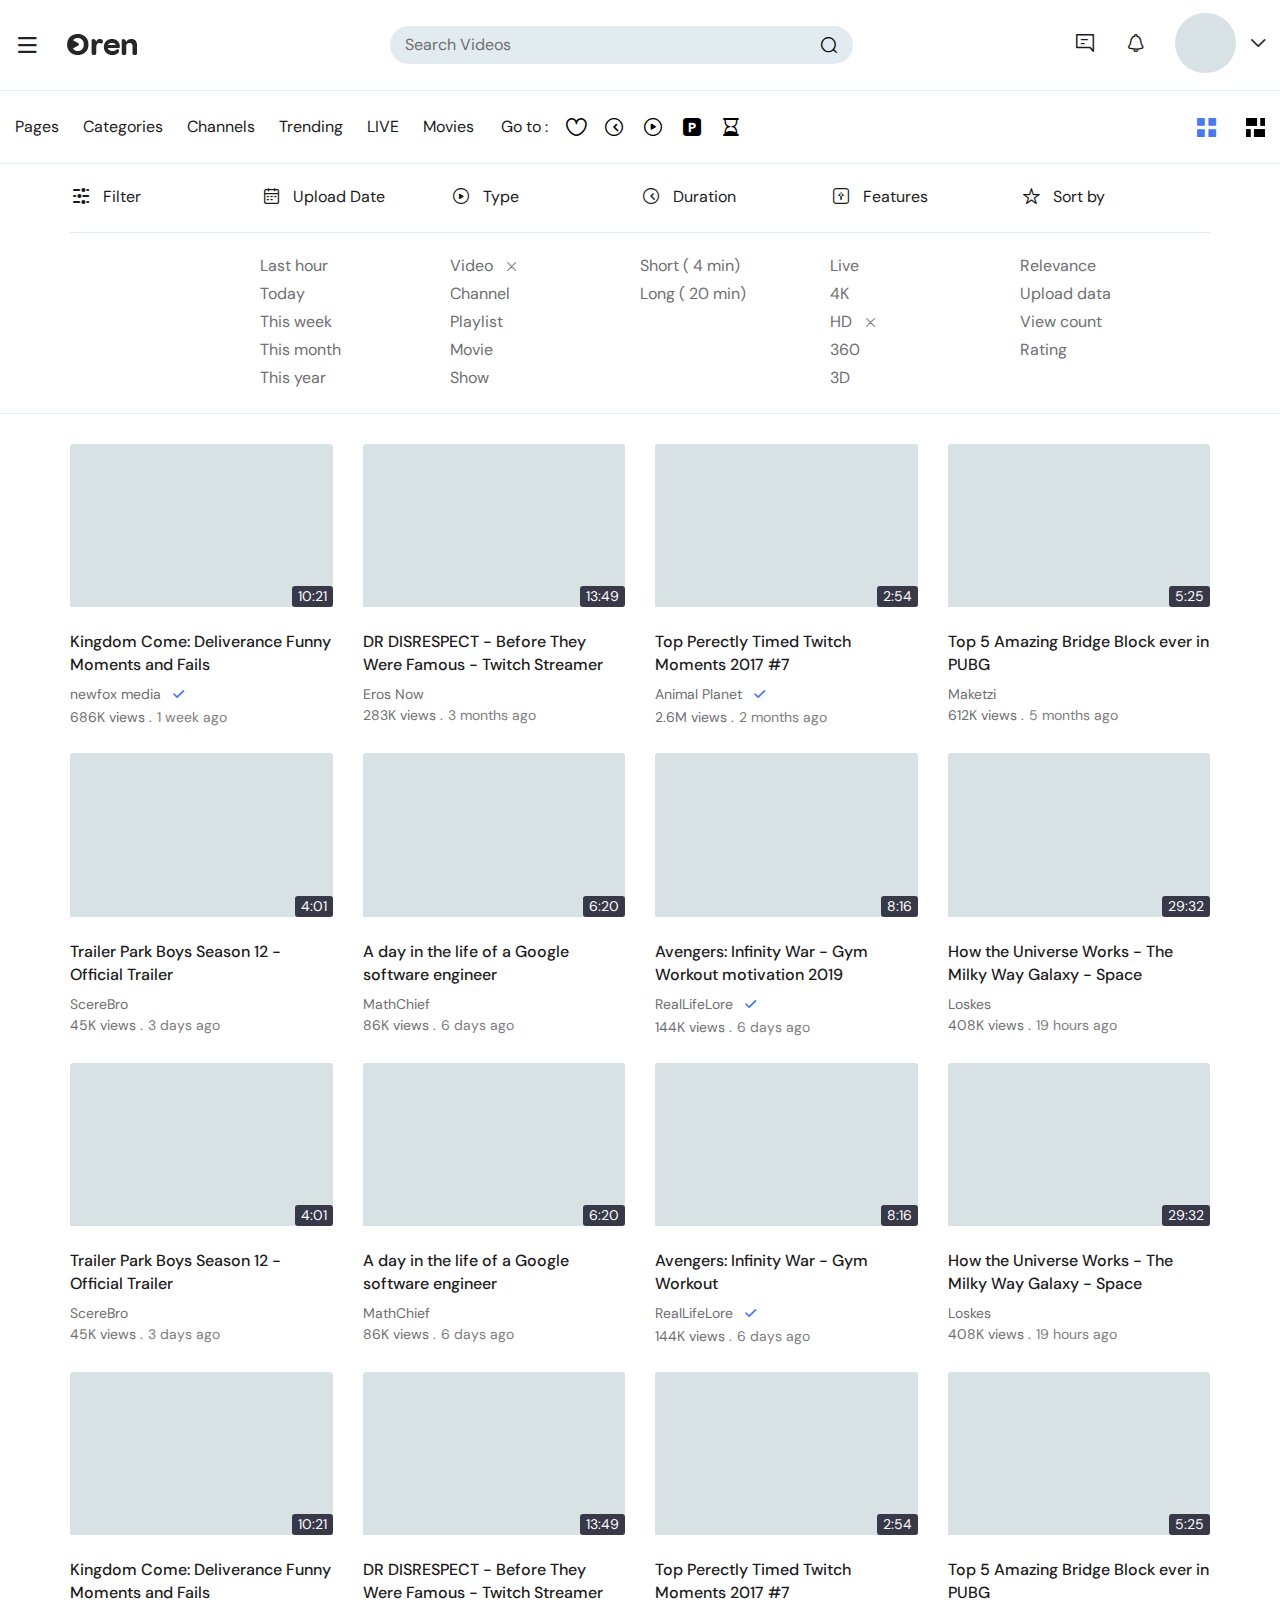
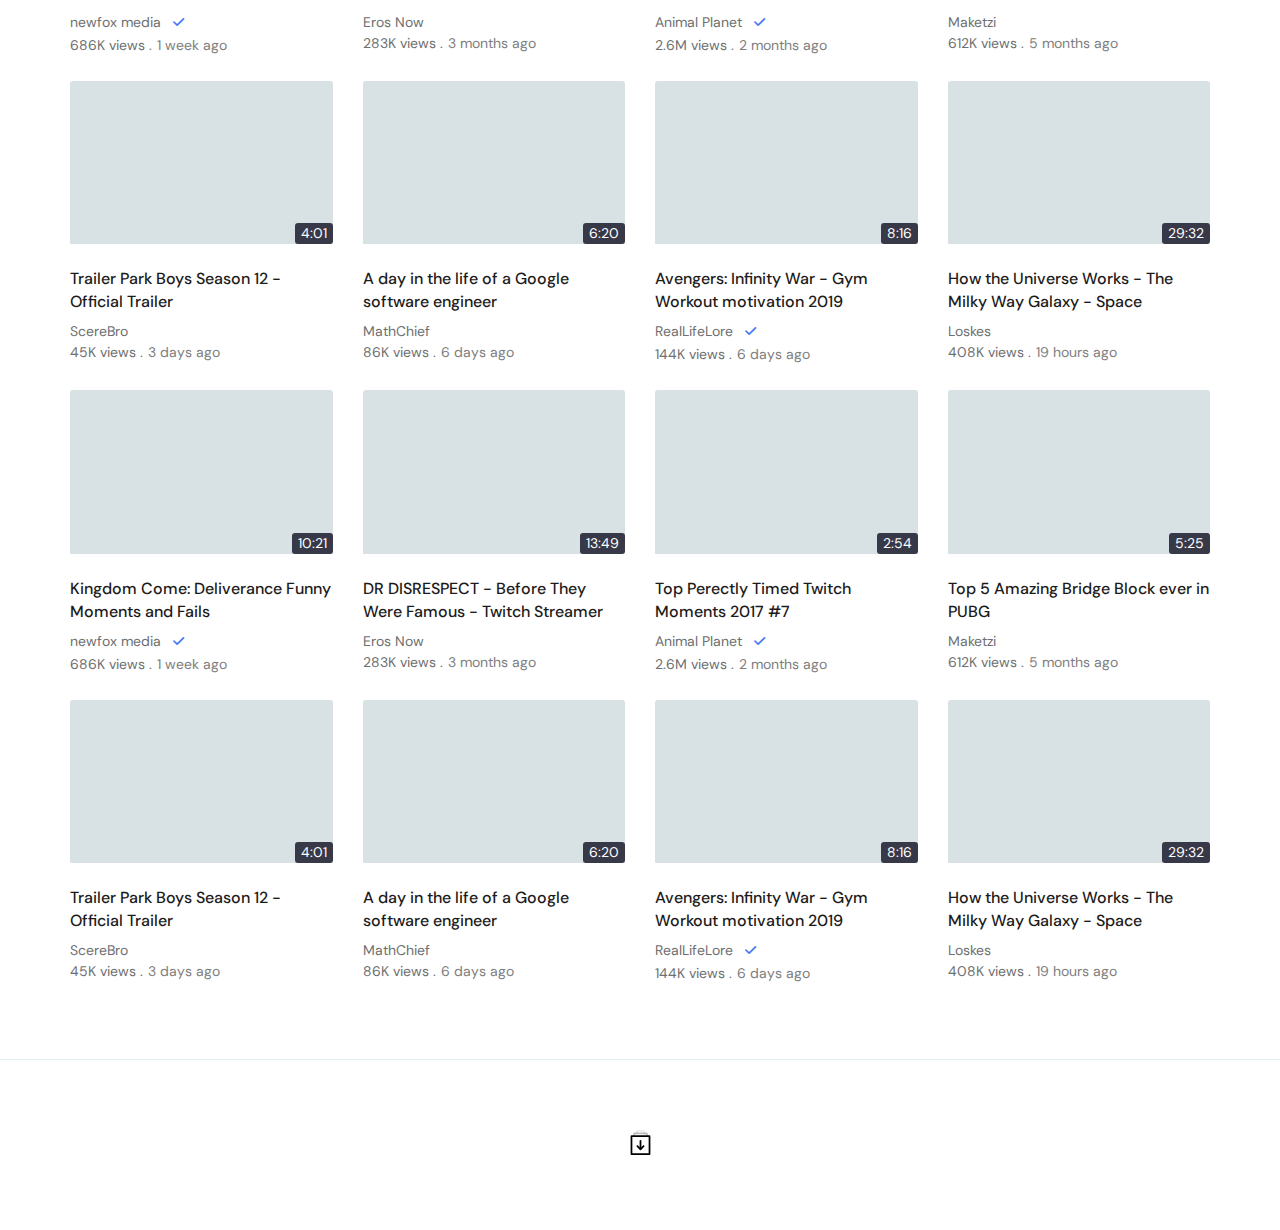
<file: Searched_Videos_Page.html>
<!DOCTYPE html>
<html lang="en">
<head>
<meta charset="UTF-8">
<title>Oren Video Template</title>
<meta name="viewport" content="width=device-width, initial-scale=1.0">
<meta name="description" content="" />
<meta name="keywords" content="" />
<link rel="icon" href="images/Favicon.png">
<link rel="stylesheet" type="text/css" href="css/animate.css">
<link rel="stylesheet" type="text/css" href="css/bootstrap.min.css">
<link rel="stylesheet" type="text/css" href="css/flatpickr.min.css">
<link rel="stylesheet" type="text/css" href="css/fontello.css">
<link rel="stylesheet" type="text/css" href="css/fontello-codes.css">
<link rel="stylesheet" type="text/css" href="css/thumbs-embedded.css">
<link rel="stylesheet" type="text/css" href="css/style.css">
<link rel="stylesheet" type="text/css" href="css/responsive.css">
<link rel="stylesheet" type="text/css" href="css/color.css">

</head>


<body>



	<div class="wrapper hp_1">

		<header>
			<div class="top_bar">
				<div class="container">
					<div class="top_header_content">
						<div class="menu_logo">
							<a href="#" title="" class="menu">
								<i class="icon-menu"></i>
							</a>
							<a href="index.html" title="" class="logo">
								<img src="images/logo.png" alt="">
							</a>
						</div><!--menu_logo end-->
						<div class="search_form">
							<form>
								<input type="text" name="search" placeholder="Search Videos">
								<button type="submit">
									<i class="icon-search"></i>
								</button>
							</form>
						</div><!--search_form end-->
						<ul class="controls-lv">
							<li>
								<a href="#" title=""><i class="icon-message"></i></a>
							</li>
							<li>
								<a href="#" title=""><i class="icon-notification"></i></a>
							</li>
							<li class="user-log">
								<div class="user-ac-img">
									<img src="images/resources/user-img.png" alt="">
								</div>
								<div class="account-menu">
									<h4>AZYRUSMAX <span class="usr-status">PRO</span></h4>
									<div class="sd_menu">
										<ul class="mm_menu">
											<li>
												<span>
													<i class="icon-user"></i>
												</span>
												<a href="#" title="">My Channel</a>
											</li>
											<li>
												<span>
													<i class="icon-paid_sub"></i>
												</span>
												<a href="#" title="">Paid subscriptions</a>
											</li>
											<li>
												<span>
													<i class="icon-settings"></i>
												</span>
												<a href="#" title="">Settings</a>
											</li>
											<li>
												<span>
													<i class="icon-logout"></i>
												</span>
												<a href="#" title="">Sign out</a>
											</li>
										</ul>
									</div><!--sd_menu end-->
									<div class="sd_menu scnd">
										<ul class="mm_menu">
											<li>
												<span>
													<i class="icon-light"></i>
												</span>
												<a href="#" title="">Dark Theme</a>
												<label class="switch">
													<input type="checkbox">
												  	<b class="slider round"></b>
												</label>
											</li>
											<li>
												<span>
													<i class="icon-language"></i>
												</span>
												<a href="#" title="">Language</a>
											</li>
											<li>
												<span>
													<i class="icon-feedback"></i>
												</span>
												<a href="#" title="">Send feedback</a>
											</li>
											<li>
												<span>
													<i class="icon-location"></i>
												</span>
												<a href="#" title="">India</a>
												<i class="icon-arrow_below"></i>
											</li>
										</ul>
									</div><!--sd_menu end-->
									<div class="restricted-mode">
										<h4>Restricted Mode</h4>
										<label class="switch">
											<input type="checkbox" checked>
										  	<span class="slider round"></span>
										</label>
										<div class="clearfix"></div>
									</div><!--restricted-more end-->
								</div>
							</li>
							
						</ul><!--controls-lv end-->
						<div class="clearfix"></div>
					</div><!--top_header_content end-->
				</div>
			</div><!--header_content end-->
			<div class="btm_bar">
				<div class="container">
					<div class="btm_bar_content">
						<nav>
							<ul>
								<li><a href="#" title="">Pages</a>
									<div class="mega-menu">
										<ul>
											<li><a href="index.html" title="">Homepage</a></li>
											<li><a href="single_video_page.html" title="">Single Video Page</a></li>
											<li><a href="Single_Video_Simplified_Page.html" title="">Single Video Simplified Page</a></li>
											<li><a href="single_video_fullwidth_page.html" title="">Singel Video Full Width Page</a></li>
											<li><a href="single_video_playlist.html" title="">Single Video Playlist Page</a></li>
											
											
											<li><a href="#" title="">Browse channels page</a></li>
											<li><a href="Searched_Videos_Page.html" title="">Searched videos page</a></li>
										</ul>
										<ul>
											
											<li><a href="History_Page.html" title="">History page</a></li>
											<li><a href="Browse_Categories.html" title="">Browse Categories Page</a></li>
											
											<li><a href="login.html" title="">login page</a></li>
											<li><a href="signup.html" title="">signup page</a></li>
											<li><a href="User_Account_Page.html" title="">User account page</a></li>
										</ul>
									</div>
									<div class="clearfix"></div>
								</li>
								<li><a href="Browse_Categories.html" title="">Categories</a></li>
								<li><a href="#" title="">Channels</a></li>
								<li><a href="#" title="">Trending</a></li>
								<li><a href="#" title="">LIVE</a></li>
								<li><a href="#" title="">Movies</a></li>
							</ul>
						</nav><!--navigation end-->
						<ul class="shr_links">
							<li>
								<h3>Go to : </h3>
							</li>
							<li>
								<button data-toggle="tooltip" data-placement="top" title="Like">
								  <i class="icon-like"></i>
								</button>
							</li>
							<li>
								<button data-toggle="tooltip" data-placement="top" title="Watch later">
								  <i class="icon-watch_later"></i>
								</button>
							</li>
							<li>
								<button data-toggle="tooltip" data-placement="top" title="Playlist">
								  <i class="icon-playlist"></i>
								</button>
							</li>
							<li>
								<button data-toggle="tooltip" data-placement="top" title="Purchased">
								  <i class="icon-purchased"></i>
								</button>
							</li>
							<li>
								<button data-toggle="tooltip" data-placement="top" title="History">
								  <i class="icon-history"></i>
								</button>
							</li>
						</ul><!--shr_links end-->
						<ul class="vid_thums">
							<li>
								<a class="active" href="#" title=""><i class="icon-grid"></i></a>
							</li>
							<li>
								<a href="#" title="">
									<svg xmlns="http://www.w3.org/2000/svg" xmlns:xlink="http://www.w3.org/1999/xlink" x="0px" y="0px"
										 viewBox="0 0 108 108" xml:space="preserve">
										<rect width="63" height="45"/>
										<rect x="81" width="27" height="45"/>
										<rect x="45" y="63" width="63" height="45"/>
										<rect y="63" width="27" height="45"/>
									</svg>
								</a>
							</li>
						</ul><!--vid_status end-->
						<div class="clearfix"></div>
					</div><!--btm_bar_content end-->
				</div>
			</div><!--btm_bar end-->
		</header><!--header end-->

		<div class="side_menu">
			<div class="form_dvv">
				<a href="#" title="" class="login_form_show">Sign in</a>
			</div>
			<div class="sd_menu">
				<ul class="mm_menu">
					<li>
						<span>
							<i class="icon-home"></i>
						</span>
						<a href="#" title="">Home</a>
					</li>
					<li>
						<span>
							<i class="icon-fire"></i>
						</span>
						<a href="#" title="">Trending</a>
					</li>
					<li>
						<span>
							<i class="icon-subscriptions"></i>
						</span>
						<a href="#" title="">Subscriptions</a>
					</li>
				</ul>
			</div><!--sd_menu end-->
			<div class="sd_menu">
				<h3>Library</h3>
				<ul class="mm_menu">
					<li>
						<span>
							<i class="icon-history"></i>
						</span>
						<a href="#" title="">History</a>
					</li>
					<li>
						<span>
							<i class="icon-watch_later"></i>
						</span>
						<a href="#" title="">Watch Later</a>
					</li>
					<li>
						<span>
							<i class="icon-purchased"></i>
						</span>
						<a href="#" title="">Purchases</a>
					</li>
					<li>
						<span>
							<i class="icon-like"></i>
						</span>
						<a href="#" title="">Liked Videos</a>
					</li>
					<li>
						<span>
							<i class="icon-play_list"></i>
						</span>
						<a href="#" title="">Playlist</a>
					</li>
				</ul>
			</div><!--sd_menu end-->
			<div class="sd_menu subs_lst">
				<h3>Subscriptions</h3>
				<ul class="mm_menu">
					<li>
						<span class="usr_name">
							<img src="images/resources/th1.png" alt="">
						</span>
						<a href="#" title="">Dr Disrespect</a>
						<small>3</small>
					</li>
					<li>
						<span class="usr_name">
							<img src="images/resources/th2.png" alt="">
						</span>
						<a href="#" title="">ASMR</a>
						<small>6</small>
					</li>
					<li>
						<span class="usr_name">
							<img src="images/resources/th3.png" alt="">
						</span>
						<a href="#" title="">Rivvrs</a>
						<small>2</small>
					</li>
					<li>
						<span class="usr_name">
							<img src="images/resources/th4.png" alt="">
						</span>
						<a href="#" title="">The Verge</a>
						<small>11</small>
					</li>
					<li>
						<span class="usr_name">
							<img src="images/resources/th5.png" alt="">
						</span>
						<a href="#" title="">Seeker</a>
						<small>3</small>
					</li>
					<li>
						<span class="usr_name">
							<img src="images/resources/sn.png" alt="">
						</span>
						<a href="#" title="">Music</a>
						<small>20</small>
					</li>
				</ul>
				<a href="#" title="" class="more-ch"><i class="icon-arrow_below"></i> Show 14 more</a>
			</div><!--sd_menu end-->
			<div class="sd_menu">
				<ul class="mm_menu">
					<li>
						<span>
							<i class="icon-settings"></i>
						</span>
						<a href="#" title="">Settings</a>
					</li>
					<li>
						<span>
							<i class="icon-flag"></i>
						</span>
						<a href="#" title="">Report history</a>
					</li>
					<li>
						<span>
							<i class="icon-logout"></i>
						</span>
						<a href="#" title="">Sign out</a>
					</li>
				</ul>
			</div><!--sd_menu end-->
			<div class="sd_menu m_linkz">
				<ul class="mm_menu">
					<li><a href="#">About</a></li>
					<li><a href="#">Community Rules </a></li>
					<li><a href="#">Privacy</a></li>
					<li><a href="#">Terms</a></li>
					<li><a href="#">Blogs</a></li>
					<li><a href="#">Contracts </a></li>
					<li><a href="#">Donate</a></li>
					<li><a href="#">FAQ</a></li>
				</ul>
				<span>azyrusthemes</span>
			</div><!--sd_menu end-->
			<div class="sd_menu bb-0">
				<ul class="social_links">
					<li>
						<a href="#" title="">
							<i class="icon-facebook-official"></i>
						</a>
					</li>
					<li>
						<a href="#" title="">
							<i class="icon-twitter"></i>
						</a>
					</li>
					<li>
						<a href="#" title="">
							<i class="icon-instagram"></i>
						</a>
					</li>
				</ul><!--social_links end-->
			</div><!--sd_menu end-->
			<div class="dd_menu"></div>
		</div><!--side_menu end-->

		<section class="filter-sec">
			<div class="container">
				<div class="row">
					<div class="col-lg-2 col-md-4 col-sm-4 col-6 full_wdth">
						<div class="filter">
							<h3 class="fl-head"><i class="icon-filter"></i> Filter</h3>
						</div><!--filter end-->						
					</div>
					<div class="col-lg-2 col-md-4 col-sm-4 col-6 full_wdth">
						<div class="filter">
							<h3 class="fl-head"><i class="icon-calender"></i> Upload Date</h3>
							<ul class="lnks">
								<li><a href="#" title="">Last hour</a></li>
								<li><a href="#" title="">Today</a></li>
								<li><a href="#" title="">This week</a></li>
								<li><a href="#" title="">This month</a></li>
								<li><a href="#" title="">This year</a></li>
							</ul>
						</div><!--filter end-->
					</div>
					<div class="col-lg-2 col-md-4 col-sm-4 col-6 full_wdth">
						<div class="filter">
							<h3 class="fl-head"><i class="icon-playlist"></i> Type</h3>
							<ul class="lnks">
								<li><a href="#" title="">Video <i class="icon-cancel"></i></a></li>
								<li><a href="#" title="">Channel</a></li>
								<li><a href="#" title="">Playlist</a></li>
								<li><a href="#" title="">Movie</a></li>
								<li><a href="#" title="">Show</a></li>
							</ul>
						</div><!--filter end-->
					</div>
					<div class="col-lg-2 col-md-4 col-sm-4 col-6 full_wdth">
						<div class="filter">
							<h3 class="fl-head"><i class="icon-watch_later"></i> Duration</h3>
							<ul class="lnks">
								<li><a href="#" title="">Short ( 4 min)</a></li>
								<li><a href="#" title="">Long ( 20 min)</a></li>
							</ul>
						</div><!--filter end-->
					</div>
					<div class="col-lg-2 col-md-4 col-sm-4 col-6 full_wdth">
						<div class="filter">
							<h3 class="fl-head"><i class="icon-features"></i> Features</h3>
							<ul class="lnks">
								<li><a href="#" title="">Live</a></li>
								<li><a href="#" title="">4K</a></li>
								<li><a href="#" title="">HD <i class="icon-cancel"></i></a></li>
								<li><a href="#" title="">360</a></li>
								<li><a href="#" title="">3D</a></li>
							</ul>
						</div><!--filter end-->
					</div>
					<div class="col-lg-2 col-md-4 col-sm-4 col-6 full_wdth">
						<div class="filter">
							<h3 class="fl-head"><i class="icon-star"></i> Sort by</h3>
							<ul class="lnks">
								<li><a href="#" title="">Relevance </a></li>
								<li><a href="#" title="">Upload data</a></li>
								<li><a href="#" title="">View count</a></li>
								<li><a href="#" title="">Rating</a></li>
							</ul>
						</div><!--filter end-->
					</div>
				</div>
			</div>
		</section><!--filter-sec end-->

		<section class="vds-main">
			<div class="vidz-row">
				<div class="container">
					<div class="vidz_list m-0">
						<div class="row">
							<div class="col-lg-3 col-md-6 col-sm-6 col-6 full_wdth">
								<div class="videoo">
									<div class="vid_thumbainl">
										<a href="#" title="">
											<img src="images/resources/vide1.png" alt="">
											<span class="vid-time">10:21</span>
											<span class="watch_later">
												<i class="icon-watch_later_fill"></i>
											</span>
										</a>	
									</div><!--vid_thumbnail end-->
									<div class="video_info">
										<h3><a href="single_video_page.html" title="">Kingdom Come: Deliverance Funny Moments and Fails</a></h3>
										<h4><a href="#" title="">newfox media</a> <span class="verify_ic"><i class="icon-tick"></i></span></h4>
										<span>686K views .<small class="posted_dt">1 week ago</small></span>
									</div>
								</div><!--videoo end-->
							</div>
							<div class="col-lg-3 col-md-6 col-sm-6 col-6 full_wdth">
								<div class="videoo">
									<div class="vid_thumbainl">
										<a href="#" title="">
											<img src="images/resources/vide2.png" alt="">
											<span class="vid-time">13:49</span>
											<span class="watch_later">
												<i class="icon-watch_later_fill"></i>
											</span>
										</a>	
									</div><!--vid_thumbnail end-->
									<div class="video_info">
										<h3><a href="single_video_page.html" title="">DR DISRESPECT - Before They Were Famous - Twitch Streamer</a></h3>
										<h4><a href="#" title="">Eros Now</a> </h4>
										<span>283K views .<small class="posted_dt">3 months ago</small></span>
									</div>
								</div><!--videoo end-->
							</div>
							<div class="col-lg-3 col-md-6 col-sm-6 col-6 full_wdth">
								<div class="videoo">
									<div class="vid_thumbainl">
										<a href="#" title="">
											<img src="images/resources/vide3.png" alt="">
											<span class="vid-time">2:54</span>
											<span class="watch_later">
												<i class="icon-watch_later_fill"></i>
											</span>
										</a>	
									</div><!--vid_thumbnail end-->
									<div class="video_info">
										<h3><a href="single_video_page.html" title="">Top Perectly Timed Twitch Moments 2017 #7</a></h3>
										<h4><a href="#" title="">Animal Planet</a> <span class="verify_ic"><i class="icon-tick"></i></span></h4>
										<span>2.6M views .<small class="posted_dt">2 months ago</small></span>
									</div>
								</div><!--videoo end-->
							</div>
							<div class="col-lg-3 col-md-6 col-sm-6 col-6 full_wdth">
								<div class="videoo">
									<div class="vid_thumbainl">
										<a href="#" title="">
											<img src="images/resources/vide4.png" alt="">
											<span class="vid-time">5:25</span>
											<span class="watch_later">
												<i class="icon-watch_later_fill"></i>
											</span>
										</a>	
									</div><!--vid_thumbnail end-->
									<div class="video_info">
										<h3><a href="single_video_page.html" title="">Top 5 Amazing Bridge Block ever in PUBG</a></h3>
										<h4><a href="#" title="">Maketzi</a> </h4>
										<span>612K views .<small class="posted_dt">5 months ago</small></span>
									</div>
								</div><!--videoo end-->
							</div>
							<div class="col-lg-3 col-md-6 col-sm-6 col-6 full_wdth">
								<div class="videoo">
									<div class="vid_thumbainl">
										<a href="#" title="">
											<img src="images/resources/vide5.png" alt="">
											<span class="vid-time">4:01</span>
											<span class="watch_later">
												<i class="icon-watch_later_fill"></i>
											</span>
										</a>	
									</div><!--vid_thumbnail end-->
									<div class="video_info">
										<h3><a href="single_video_page.html" title="">Trailer Park Boys Season 12 - Official Trailer</a></h3>
										<h4><a href="#" title="">ScereBro</a> </h4>
										<span>45K views .<small class="posted_dt">3 days ago</small></span>
									</div>
								</div><!--videoo end-->
							</div>
							<div class="col-lg-3 col-md-6 col-sm-6 col-6 full_wdth">
								<div class="videoo">
									<div class="vid_thumbainl">
										<a href="#" title="">
											<img src="images/resources/vide6.png" alt="">
											<span class="vid-time">6:20</span>
											<span class="watch_later">
												<i class="icon-watch_later_fill"></i>
											</span>
										</a>	
									</div><!--vid_thumbnail end-->
									<div class="video_info">
										<h3><a href="single_video_page.html" title="">A day in the life of a Google software engineer</a></h3>
										<h4><a href="#" title="">MathChief</a> </h4>
										<span>86K views .<small class="posted_dt">6 days ago</small></span>
									</div>
								</div><!--videoo end-->
							</div>
							<div class="col-lg-3 col-md-6 col-sm-6 col-6 full_wdth">
								<div class="videoo">
									<div class="vid_thumbainl">
										<a href="#" title="">
											<img src="images/resources/vide7.png" alt="">
											<span class="vid-time">8:16</span>
											<span class="watch_later">
												<i class="icon-watch_later_fill"></i>
											</span>
										</a>	
									</div><!--vid_thumbnail end-->
									<div class="video_info">
										<h3><a href="single_video_page.html" title="">Avengers: Infinity War - Gym Workout motivation 2019</a></h3>
										<h4><a href="#" title="">RealLifeLore</a> <span class="verify_ic"><i class="icon-tick"></i></span></h4>
										<span>144K views .<small class="posted_dt">6 days ago</small></span>
									</div>
								</div><!--videoo end-->
							</div>
							<div class="col-lg-3 col-md-6 col-sm-6 col-6 full_wdth">
								<div class="videoo">
									<div class="vid_thumbainl">
										<a href="#" title="">
											<img src="images/resources/vide8.png" alt="">
											<span class="vid-time">29:32</span>
											<span class="watch_later">
												<i class="icon-watch_later_fill"></i>
											</span>
										</a>	
									</div><!--vid_thumbnail end-->
									<div class="video_info">
										<h3><a href="single_video_page.html" title="">How the Universe Works - The Milky Way Galaxy - Space</a></h3>
										<h4><a href="#" title="">Loskes</a></h4>
										<span>408K views .<small class="posted_dt">19 hours ago</small></span>
									</div>
								</div><!--videoo end-->
							</div>
						</div>
					</div><!--vidz_list end-->
				</div>
			</div><!--vidz-row end-->
			<div class="vidz-row">
				<div class="container">
					<div class="vidz_list m-0">
						<div class="row">
							<div class="col-lg-3 col-md-6 col-sm-6 col-6 full_wdth">
								<div class="videoo">
									<div class="vid_thumbainl">
										<a href="#" title="">
											<img src="images/resources/vide9.png" alt="">
											<span class="vid-time">4:01</span>
											<span class="watch_later">
												<i class="icon-watch_later_fill"></i>
											</span>
										</a>	
									</div><!--vid_thumbnail end-->
									<div class="video_info">
										<h3><a href="single_video_page.html" title="">Trailer Park Boys Season 12 - Official Trailer</a></h3>
										<h4><a href="#" title="">ScereBro</a> </h4>
										<span>45K views .<small class="posted_dt">3 days ago</small></span>
									</div>
								</div><!--videoo end-->
							</div>
							<div class="col-lg-3 col-md-6 col-sm-6 col-6 full_wdth">
								<div class="videoo">
									<div class="vid_thumbainl">
										<a href="#" title="">
											<img src="images/resources/vide10.png" alt="">
											<span class="vid-time">6:20</span>
											<span class="watch_later">
												<i class="icon-watch_later_fill"></i>
											</span>
										</a>	
									</div><!--vid_thumbnail end-->
									<div class="video_info">
										<h3><a href="single_video_page.html" title="">A day in the life of a Google software engineer</a></h3>
										<h4><a href="#" title="">MathChief</a> </h4>
										<span>86K views .<small class="posted_dt">6 days ago</small></span>
									</div>
								</div><!--videoo end-->
							</div>
							<div class="col-lg-3 col-md-6 col-sm-6 col-6 full_wdth">
								<div class="videoo">
									<div class="vid_thumbainl">
										<a href="#" title="">
											<img src="images/resources/vide11.png" alt="">
											<span class="vid-time">8:16</span>
											<span class="watch_later">
												<i class="icon-watch_later_fill"></i>
											</span>
										</a>	
									</div><!--vid_thumbnail end-->
									<div class="video_info">
										<h3><a href="single_video_page.html" title="">Avengers: Infinity War - Gym Workout </a></h3>
										<h4><a href="#" title="">RealLifeLore</a> <span class="verify_ic"><i class="icon-tick"></i></span></h4>
										<span>144K views .<small class="posted_dt">6 days ago</small></span>
									</div>
								</div><!--videoo end-->
							</div>
							<div class="col-lg-3 col-md-6 col-sm-6 col-6 full_wdth">
								<div class="videoo">
									<div class="vid_thumbainl">
										<a href="#" title="">
											<img src="images/resources/vide12.png" alt="">
											<span class="vid-time">29:32</span>
											<span class="watch_later">
												<i class="icon-watch_later_fill"></i>
											</span>
										</a>	
									</div><!--vid_thumbnail end-->
									<div class="video_info">
										<h3><a href="single_video_page.html" title="">How the Universe Works - The Milky Way Galaxy - Space</a></h3>
										<h4><a href="#" title="">Loskes</a> </h4>
										<span>408K views .<small class="posted_dt">19 hours ago</small></span>
									</div>
								</div><!--videoo end-->
							</div>
						</div>
					</div><!--vidz_list end-->
				</div>
			</div><!--vidz-row end-->
			<div class="vidz-row">
				<div class="container">
					<div class="vidz_list m-0">
						<div class="row">
							<div class="col-lg-3 col-md-6 col-sm-6 col-6 full_wdth">
								<div class="videoo">
									<div class="vid_thumbainl">
										<a href="#" title="">
											<img src="images/resources/vide13.png" alt="">
											<span class="vid-time">10:21</span>
											<span class="watch_later">
												<i class="icon-watch_later_fill"></i>
											</span>
										</a>	
									</div><!--vid_thumbnail end-->
									<div class="video_info">
										<h3><a href="single_video_page.html" title="">Kingdom Come: Deliverance Funny Moments and Fails</a></h3>
										<h4><a href="#" title="">newfox media</a> <span class="verify_ic"><i class="icon-tick"></i></span></h4>
										<span>686K views .<small class="posted_dt">1 week ago</small></span>
									</div>
								</div><!--videoo end-->
							</div>
							<div class="col-lg-3 col-md-6 col-sm-6 col-6 full_wdth">
								<div class="videoo">
									<div class="vid_thumbainl">
										<a href="#" title="">
											<img src="images/resources/vide14.png" alt="">
											<span class="vid-time">13:49</span>
											<span class="watch_later">
												<i class="icon-watch_later_fill"></i>
											</span>
										</a>	
									</div><!--vid_thumbnail end-->
									<div class="video_info">
										<h3><a href="single_video_page.html" title="">DR DISRESPECT - Before They Were Famous - Twitch Streamer</a></h3>
										<h4><a href="#" title="">Eros Now</a> </h4>
										<span>283K views .<small class="posted_dt">3 months ago</small></span>
									</div>
								</div><!--videoo end-->
							</div>
							<div class="col-lg-3 col-md-6 col-sm-6 col-6 full_wdth">
								<div class="videoo">
									<div class="vid_thumbainl">
										<a href="#" title="">
											<img src="images/resources/vide15.png" alt="">
											<span class="vid-time">2:54</span>
											<span class="watch_later">
												<i class="icon-watch_later_fill"></i>
											</span>
										</a>	
									</div><!--vid_thumbnail end-->
									<div class="video_info">
										<h3><a href="single_video_page.html" title="">Top Perectly Timed Twitch Moments 2017 #7</a></h3>
										<h4><a href="#" title="">Animal Planet</a> <span class="verify_ic"><i class="icon-tick"></i></span></h4>
										<span>2.6M views .<small class="posted_dt">2 months ago</small></span>
									</div>
								</div><!--videoo end-->
							</div>
							<div class="col-lg-3 col-md-6 col-sm-6 col-6 full_wdth">
								<div class="videoo">
									<div class="vid_thumbainl">
										<a href="#" title="">
											<img src="images/resources/vide16.png" alt="">
											<span class="vid-time">5:25</span>
											<span class="watch_later">
												<i class="icon-watch_later_fill"></i>
											</span>
										</a>	
									</div><!--vid_thumbnail end-->
									<div class="video_info">
										<h3><a href="single_video_page.html" title="">Top 5 Amazing Bridge Block ever in PUBG</a></h3>
										<h4><a href="#" title="">Maketzi</a> </h4>
										<span>612K views .<small class="posted_dt">5 months ago</small></span>
									</div>
								</div><!--videoo end-->
							</div>
							<div class="col-lg-3 col-md-6 col-sm-6 col-6 full_wdth">
								<div class="videoo">
									<div class="vid_thumbainl">
										<a href="#" title="">
											<img src="images/resources/vide17.png" alt="">
											<span class="vid-time">4:01</span>
											<span class="watch_later">
												<i class="icon-watch_later_fill"></i>
											</span>
										</a>	
									</div><!--vid_thumbnail end-->
									<div class="video_info">
										<h3><a href="single_video_page.html" title="">Trailer Park Boys Season 12 - Official Trailer</a></h3>
										<h4><a href="#" title="">ScereBro</a> </h4>
										<span>45K views .<small class="posted_dt">3 days ago</small></span>
									</div>
								</div><!--videoo end-->
							</div>
							<div class="col-lg-3 col-md-6 col-sm-6 col-6 full_wdth">
								<div class="videoo">
									<div class="vid_thumbainl">
										<a href="#" title="">
											<img src="images/resources/vide18.png" alt="">
											<span class="vid-time">6:20</span>
											<span class="watch_later">
												<i class="icon-watch_later_fill"></i>
											</span>
										</a>	
									</div><!--vid_thumbnail end-->
									<div class="video_info">
										<h3><a href="single_video_page.html" title="">A day in the life of a Google software engineer</a></h3>
										<h4><a href="#" title="">MathChief</a> </h4>
										<span>86K views .<small class="posted_dt">6 days ago</small></span>
									</div>
								</div><!--videoo end-->
							</div>
							<div class="col-lg-3 col-md-6 col-sm-6 col-6 full_wdth">
								<div class="videoo">
									<div class="vid_thumbainl">
										<a href="#" title="">
											<img src="images/resources/vide19.png" alt="">
											<span class="vid-time">8:16</span>
											<span class="watch_later">
												<i class="icon-watch_later_fill"></i>
											</span>
										</a>	
									</div><!--vid_thumbnail end-->
									<div class="video_info">
										<h3><a href="single_video_page.html" title="">Avengers: Infinity War - Gym Workout motivation 2019</a></h3>
										<h4><a href="#" title="">RealLifeLore</a> <span class="verify_ic"><i class="icon-tick"></i></span></h4>
										<span>144K views .<small class="posted_dt">6 days ago</small></span>
									</div>
								</div><!--videoo end-->
							</div>
							<div class="col-lg-3 col-md-6 col-sm-6 col-6 full_wdth">
								<div class="videoo">
									<div class="vid_thumbainl">
										<a href="#" title="">
											<img src="images/resources/vide20.png" alt="">
											<span class="vid-time">29:32</span>
											<span class="watch_later">
												<i class="icon-watch_later_fill"></i>
											</span>
										</a>	
									</div><!--vid_thumbnail end-->
									<div class="video_info">
										<h3><a href="single_video_page.html" title="">How the Universe Works - The Milky Way Galaxy - Space</a></h3>
										<h4><a href="#" title="">Loskes</a></h4>
										<span>408K views .<small class="posted_dt">19 hours ago</small></span>
									</div>
								</div><!--videoo end-->
							</div>
						</div>
					</div><!--vidz_list end-->
				</div>
			</div><!--vidz-row end-->
			<div class="vidz-row">
				<div class="container">
					<div class="vidz_list m-0">
						<div class="row">
							<div class="col-lg-3 col-md-6 col-sm-6 col-6 full_wdth">
								<div class="videoo">
									<div class="vid_thumbainl">
										<a href="#" title="">
											<img src="images/resources/vide1.png" alt="">
											<span class="vid-time">10:21</span>
											<span class="watch_later">
												<i class="icon-watch_later_fill"></i>
											</span>
										</a>	
									</div><!--vid_thumbnail end-->
									<div class="video_info">
										<h3><a href="single_video_page.html" title="">Kingdom Come: Deliverance Funny Moments and Fails</a></h3>
										<h4><a href="#" title="">newfox media</a> <span class="verify_ic"><i class="icon-tick"></i></span></h4>
										<span>686K views .<small class="posted_dt">1 week ago</small></span>
									</div>
								</div><!--videoo end-->
							</div>
							<div class="col-lg-3 col-md-6 col-sm-6 col-6 full_wdth">
								<div class="videoo">
									<div class="vid_thumbainl">
										<a href="#" title="">
											<img src="images/resources/vide2.png" alt="">
											<span class="vid-time">13:49</span>
											<span class="watch_later">
												<i class="icon-watch_later_fill"></i>
											</span>
										</a>	
									</div><!--vid_thumbnail end-->
									<div class="video_info">
										<h3><a href="single_video_page.html" title="">DR DISRESPECT - Before They Were Famous - Twitch Streamer</a></h3>
										<h4><a href="#" title="">Eros Now</a> </h4>
										<span>283K views .<small class="posted_dt">3 months ago</small></span>
									</div>
								</div><!--videoo end-->
							</div>
							<div class="col-lg-3 col-md-6 col-sm-6 col-6 full_wdth">
								<div class="videoo">
									<div class="vid_thumbainl">
										<a href="#" title="">
											<img src="images/resources/vide3.png" alt="">
											<span class="vid-time">2:54</span>
											<span class="watch_later">
												<i class="icon-watch_later_fill"></i>
											</span>
										</a>	
									</div><!--vid_thumbnail end-->
									<div class="video_info">
										<h3><a href="single_video_page.html" title="">Top Perectly Timed Twitch Moments 2017 #7</a></h3>
										<h4><a href="#" title="">Animal Planet</a> <span class="verify_ic"><i class="icon-tick"></i></span></h4>
										<span>2.6M views .<small class="posted_dt">2 months ago</small></span>
									</div>
								</div><!--videoo end-->
							</div>
							<div class="col-lg-3 col-md-6 col-sm-6 col-6 full_wdth">
								<div class="videoo">
									<div class="vid_thumbainl">
										<a href="#" title="">
											<img src="images/resources/vide4.png" alt="">
											<span class="vid-time">5:25</span>
											<span class="watch_later">
												<i class="icon-watch_later_fill"></i>
											</span>
										</a>	
									</div><!--vid_thumbnail end-->
									<div class="video_info">
										<h3><a href="single_video_page.html" title="">Top 5 Amazing Bridge Block ever in PUBG</a></h3>
										<h4><a href="#" title="">Maketzi</a> </h4>
										<span>612K views .<small class="posted_dt">5 months ago</small></span>
									</div>
								</div><!--videoo end-->
							</div>
							<div class="col-lg-3 col-md-6 col-sm-6 col-6 full_wdth">
								<div class="videoo">
									<div class="vid_thumbainl">
										<a href="#" title="">
											<img src="images/resources/vide5.png" alt="">
											<span class="vid-time">4:01</span>
											<span class="watch_later">
												<i class="icon-watch_later_fill"></i>
											</span>
										</a>	
									</div><!--vid_thumbnail end-->
									<div class="video_info">
										<h3><a href="single_video_page.html" title="">Trailer Park Boys Season 12 - Official Trailer</a></h3>
										<h4><a href="#" title="">ScereBro</a> </h4>
										<span>45K views .<small class="posted_dt">3 days ago</small></span>
									</div>
								</div><!--videoo end-->
							</div>
							<div class="col-lg-3 col-md-6 col-sm-6 col-6 full_wdth">
								<div class="videoo">
									<div class="vid_thumbainl">
										<a href="#" title="">
											<img src="images/resources/vide6.png" alt="">
											<span class="vid-time">6:20</span>
											<span class="watch_later">
												<i class="icon-watch_later_fill"></i>
											</span>
										</a>	
									</div><!--vid_thumbnail end-->
									<div class="video_info">
										<h3><a href="single_video_page.html" title="">A day in the life of a Google software engineer</a></h3>
										<h4><a href="#" title="">MathChief</a> </h4>
										<span>86K views .<small class="posted_dt">6 days ago</small></span>
									</div>
								</div><!--videoo end-->
							</div>
							<div class="col-lg-3 col-md-6 col-sm-6 col-6 full_wdth">
								<div class="videoo">
									<div class="vid_thumbainl">
										<a href="#" title="">
											<img src="images/resources/vide7.png" alt="">
											<span class="vid-time">8:16</span>
											<span class="watch_later">
												<i class="icon-watch_later_fill"></i>
											</span>
										</a>	
									</div><!--vid_thumbnail end-->
									<div class="video_info">
										<h3><a href="single_video_page.html" title="">Avengers: Infinity War - Gym Workout motivation 2019</a></h3>
										<h4><a href="#" title="">RealLifeLore</a> <span class="verify_ic"><i class="icon-tick"></i></span></h4>
										<span>144K views .<small class="posted_dt">6 days ago</small></span>
									</div>
								</div><!--videoo end-->
							</div>
							<div class="col-lg-3 col-md-6 col-sm-6 col-6 full_wdth">
								<div class="videoo">
									<div class="vid_thumbainl">
										<a href="#" title="">
											<img src="images/resources/vide8.png" alt="">
											<span class="vid-time">29:32</span>
											<span class="watch_later">
												<i class="icon-watch_later_fill"></i>
											</span>
										</a>	
									</div><!--vid_thumbnail end-->
									<div class="video_info">
										<h3><a href="single_video_page.html" title="">How the Universe Works - The Milky Way Galaxy - Space</a></h3>
										<h4><a href="#" title="">Loskes</a></h4>
										<span>408K views .<small class="posted_dt">19 hours ago</small></span>
									</div>
								</div><!--videoo end-->
							</div>
						</div>
					</div><!--vidz_list end-->
				</div>
			</div><!--vidz-row end-->
		</section><!--vds-main end-->

		<section class="more_items_sec mgt-50 text-center">
			<div class="container">
				<a href="#" title="">
					<svg width="19" height="24" viewBox="0 0 19 24" fill="none" xmlns="http://www.w3.org/2000/svg">
						<path d="M18.1618 24.0001H0.838235C0.374412 24.0001 0 23.6261 0 23.1628V5.86052C0 5.39727 0.374412 5.02332 0.838235 5.02332H18.1618C18.6256 5.02332 19 5.39727 19 5.86052V23.1628C19 23.6261 18.6256 24.0001 18.1618 24.0001ZM1.67647 22.3256H17.3235V6.69773H1.67647V22.3256Z" fill="#9494A0"/>
						<g opacity="0.25">
						<path opacity="0.25" d="M13.1324 4.18605C12.6685 4.18605 12.2941 3.81209 12.2941 3.34884V1.67442H6.70589V3.34884C6.70589 3.81209 6.33148 4.18605 5.86765 4.18605C5.40383 4.18605 5.02942 3.81209 5.02942 3.34884V0.83721C5.02942 0.373954 5.40383 0 5.86765 0H13.1324C13.5962 0 13.9706 0.373954 13.9706 0.83721V3.34884C13.9706 3.81209 13.5962 4.18605 13.1324 4.18605Z" fill="#9494A0"/>
						</g>
						<path d="M9.50001 19.3479C9.28487 19.3479 9.06972 19.267 8.90766 19.1024L5.92634 16.1275C5.59942 15.801 5.59942 15.2707 5.92634 14.9442C6.25325 14.6177 6.78413 14.6177 7.11104 14.9442L9.50001 17.3275L11.8862 14.9442C12.2131 14.6177 12.744 14.6177 13.0709 14.9442C13.3978 15.2707 13.3978 15.801 13.0709 16.1275L10.0924 19.1024C9.93031 19.267 9.71516 19.3479 9.50001 19.3479Z" fill="#9494A0"/>
						<path d="M9.49999 18.4186C9.03617 18.4186 8.66176 18.0447 8.66176 17.5814V10.3256C8.66176 9.86236 9.03617 9.4884 9.49999 9.4884C9.96382 9.4884 10.3382 9.86236 10.3382 10.3256V17.5814C10.3382 18.0447 9.96382 18.4186 9.49999 18.4186Z" fill="#9494A0"/>
						<g opacity="0.5">
						<path opacity="0.5" d="M15.6471 6.69764C15.1832 6.69764 14.8088 6.32369 14.8088 5.86043V4.18601H4.19118V5.86043C4.19118 6.32369 3.81677 6.69764 3.35294 6.69764C2.88912 6.69764 2.51471 6.32369 2.51471 5.86043V3.34881C2.51471 2.88555 2.88912 2.5116 3.35294 2.5116H15.6471C16.1109 2.5116 16.4853 2.88555 16.4853 3.34881V5.86043C16.4853 6.32369 16.1109 6.69764 15.6471 6.69764Z" fill="#9494A0"/>
						</g>
					</svg>
				</a>
			</div>
		</section><!--more_items_sec end-->

	</div><!--wrapper end-->




<script src="js/jquery.min.js"></script>
<script src="js/popper.js"></script>
<script src="js/bootstrap.min.js"></script>
<script src="js/flatpickr.js"></script>
<script src="js/script.js"></script>



</body>

</html>
</file>
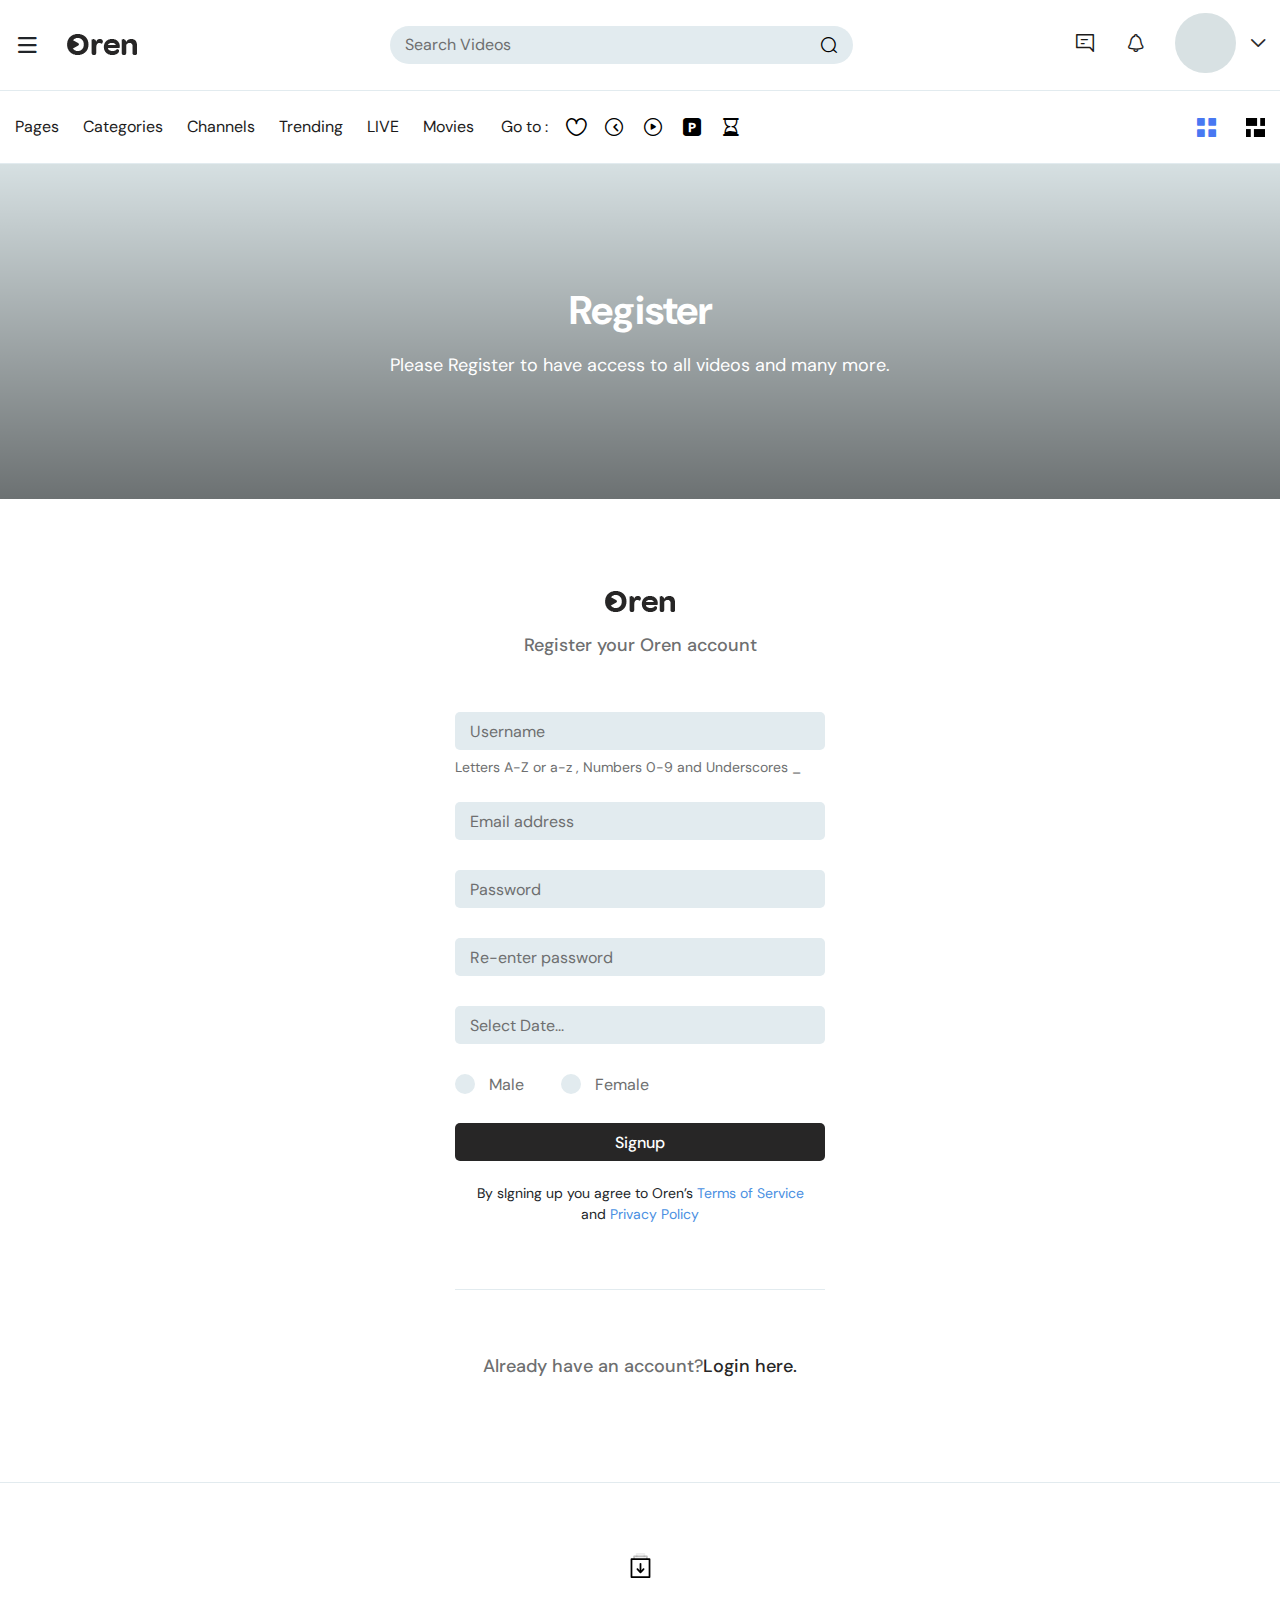
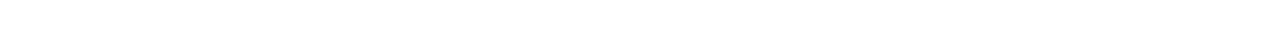
<file: signup.html>
<!DOCTYPE html>
<html lang="en">
<head>
<meta charset="UTF-8">
<title>Oren Video Template</title>
<meta name="viewport" content="width=device-width, initial-scale=1.0">
<meta name="description" content="" />
<meta name="keywords" content="" />
<link rel="icon" href="images/Favicon.png">
<link rel="stylesheet" type="text/css" href="css/animate.css">
<link rel="stylesheet" type="text/css" href="css/bootstrap.min.css">
<link rel="stylesheet" type="text/css" href="css/flatpickr.min.css">
<link rel="stylesheet" type="text/css" href="css/fontello.css">
<link rel="stylesheet" type="text/css" href="css/fontello-codes.css">
<link rel="stylesheet" type="text/css" href="css/thumbs-embedded.css">
<link rel="stylesheet" type="text/css" href="css/style.css">
<link rel="stylesheet" type="text/css" href="css/responsive.css">
<link rel="stylesheet" type="text/css" href="css/color.css">
</head>
<body>

<div class="wrapper">


	<header>
		<div class="top_bar">
			<div class="container">
				<div class="top_header_content">
					<div class="menu_logo">
						<a href="#" title="" class="menu">
							<i class="icon-menu"></i>
						</a>
						<a href="index.html" title="" class="logo">
							<img src="images/logo.png" alt="">
						</a>
					</div><!--menu_logo end-->
					<div class="search_form">
						<form>
							<input type="text" name="search" placeholder="Search Videos">
							<button type="submit">
								<i class="icon-search"></i>
							</button>
						</form>
					</div><!--search_form end-->
					<ul class="controls-lv">
						<li>
							<a href="#" title=""><i class="icon-message"></i></a>
						</li>
						<li>
							<a href="#" title=""><i class="icon-notification"></i></a>
						</li>
						<li class="user-log">
							<div class="user-ac-img">
								<img src="images/resources/user-img.png" alt="">
							</div>
							<div class="account-menu">
								<h4>AZYRUSMAX <span class="usr-status">PRO</span></h4>
								<div class="sd_menu">
									<ul class="mm_menu">
										<li>
											<span>
												<i class="icon-user"></i>
											</span>
											<a href="#" title="">My Channel</a>
										</li>
										<li>
											<span>
												<i class="icon-paid_sub"></i>
											</span>
											<a href="#" title="">Paid subscriptions</a>
										</li>
										<li>
											<span>
												<i class="icon-settings"></i>
											</span>
											<a href="#" title="">Settings</a>
										</li>
										<li>
											<span>
												<i class="icon-logout"></i>
											</span>
											<a href="#" title="">Sign out</a>
										</li>
									</ul>
								</div><!--sd_menu end-->
								<div class="sd_menu scnd">
									<ul class="mm_menu">
										<li>
											<span>
												<i class="icon-light"></i>
											</span>
											<a href="#" title="">Dark Theme</a>
											<label class="switch">
												<input type="checkbox">
											  	<b class="slider round"></b>
											</label>
										</li>
										<li>
											<span>
												<i class="icon-language"></i>
											</span>
											<a href="#" title="">Language</a>
										</li>
										<li>
											<span>
												<i class="icon-feedback"></i>
											</span>
											<a href="#" title="">Send feedback</a>
										</li>
										<li>
											<span>
												<i class="icon-location"></i>
											</span>
											<a href="#" title="">India</a>
											<i class="icon-arrow_below"></i>
										</li>
									</ul>
								</div><!--sd_menu end-->
								<div class="restricted-mode">
									<h4>Restricted Mode</h4>
									<label class="switch">
										<input type="checkbox" checked>
									  	<span class="slider round"></span>
									</label>
									<div class="clearfix"></div>
								</div><!--restricted-more end-->
							</div>
						</li>
						
					</ul><!--controls-lv end-->
					<div class="clearfix"></div>
				</div><!--top_header_content end-->
			</div>
		</div><!--header_content end-->
		<div class="btm_bar">
			<div class="container">
				<div class="btm_bar_content">
					<nav>
						<ul>
							<li><a href="#" title="">Pages</a>
								<div class="mega-menu">
									<ul>
										<li><a href="index.html" title="">Homepage</a></li>
										<li><a href="single_video_page.html" title="">Single Video Page</a></li>
										<li><a href="Single_Video_Simplified_Page.html" title="">Single Video Simplified Page</a></li>
										<li><a href="single_video_fullwidth_page.html" title="">Singel Video Full Width Page</a></li>
										<li><a href="single_video_playlist.html" title="">Single Video Playlist Page</a></li>
										
										
										<li><a href="#" title="">Browse channels page</a></li>
										<li><a href="Searched_Videos_Page.html" title="">Searched videos page</a></li>
									</ul>
									<ul>
										
										<li><a href="History_Page.html" title="">History page</a></li>
										<li><a href="Browse_Categories.html" title="">Browse Categories Page</a></li>
										
										<li><a href="login.html" title="">login page</a></li>
										<li><a href="signup.html" title="">signup page</a></li>
										<li><a href="User_Account_Page.html" title="">User account page</a></li>
									</ul>
								</div>
								<div class="clearfix"></div>
							</li>
							<li><a href="Browse_Categories.html" title="">Categories</a></li>
							<li><a href="#" title="">Channels</a></li>
							<li><a href="#" title="">Trending</a></li>
							<li><a href="#" title="">LIVE</a></li>
							<li><a href="#" title="">Movies</a></li>
						</ul>
					</nav><!--navigation end-->
					<ul class="shr_links">
						<li>
							<h3>Go to : </h3>
						</li>
						<li>
							<button data-toggle="tooltip" data-placement="top" title="Like">
							  <i class="icon-like"></i>
							</button>
						</li>
						<li>
							<button data-toggle="tooltip" data-placement="top" title="Watch later">
							  <i class="icon-watch_later"></i>
							</button>
						</li>
						<li>
							<button data-toggle="tooltip" data-placement="top" title="Playlist">
							  <i class="icon-playlist"></i>
							</button>
						</li>
						<li>
							<button data-toggle="tooltip" data-placement="top" title="Purchased">
							  <i class="icon-purchased"></i>
							</button>
						</li>
						<li>
							<button data-toggle="tooltip" data-placement="top" title="History">
							  <i class="icon-history"></i>
							</button>
						</li>
					</ul><!--shr_links end-->
					<ul class="vid_thums">
						<li>
							<a class="active" href="#" title=""><i class="icon-grid"></i></a>
						</li>
						<li>
							<a href="#" title="">
								<svg xmlns="http://www.w3.org/2000/svg" xmlns:xlink="http://www.w3.org/1999/xlink" x="0px" y="0px"
									 viewBox="0 0 108 108" xml:space="preserve">
									<rect width="63" height="45"/>
									<rect x="81" width="27" height="45"/>
									<rect x="45" y="63" width="63" height="45"/>
									<rect y="63" width="27" height="45"/>
								</svg>
							</a>
						</li>
					</ul><!--vid_status end-->
					<div class="clearfix"></div>
				</div><!--btm_bar_content end-->
			</div>
		</div><!--btm_bar end-->
	</header><!--header end-->

	<div class="side_menu">
		<div class="form_dvv">
			<a href="#" title="" class="login_form_show">Sign in</a>
		</div>
		<div class="sd_menu">
			<ul class="mm_menu">
				<li>
					<span>
						<i class="icon-home"></i>
					</span>
					<a href="#" title="">Home</a>
				</li>
				<li>
					<span>
						<i class="icon-fire"></i>
					</span>
					<a href="#" title="">Trending</a>
				</li>
				<li>
					<span>
						<i class="icon-subscriptions"></i>
					</span>
					<a href="#" title="">Subscriptions</a>
				</li>
			</ul>
		</div><!--sd_menu end-->
		<div class="sd_menu">
			<h3>Library</h3>
			<ul class="mm_menu">
				<li>
					<span>
						<i class="icon-history"></i>
					</span>
					<a href="#" title="">History</a>
				</li>
				<li>
					<span>
						<i class="icon-watch_later"></i>
					</span>
					<a href="#" title="">Watch Later</a>
				</li>
				<li>
					<span>
						<i class="icon-purchased"></i>
					</span>
					<a href="#" title="">Purchases</a>
				</li>
				<li>
					<span>
						<i class="icon-like"></i>
					</span>
					<a href="#" title="">Liked Videos</a>
				</li>
				<li>
					<span>
						<i class="icon-play_list"></i>
					</span>
					<a href="#" title="">Playlist</a>
				</li>
			</ul>
		</div><!--sd_menu end-->
		<div class="sd_menu subs_lst">
			<h3>Subscriptions</h3>
			<ul class="mm_menu">
				<li>
					<span class="usr_name">
						<img src="images/resources/th1.png" alt="">
					</span>
					<a href="#" title="">Dr Disrespect</a>
					<small>3</small>
				</li>
				<li>
					<span class="usr_name">
						<img src="images/resources/th2.png" alt="">
					</span>
					<a href="#" title="">ASMR</a>
					<small>6</small>
				</li>
				<li>
					<span class="usr_name">
						<img src="images/resources/th3.png" alt="">
					</span>
					<a href="#" title="">Rivvrs</a>
					<small>2</small>
				</li>
				<li>
					<span class="usr_name">
						<img src="images/resources/th4.png" alt="">
					</span>
					<a href="#" title="">The Verge</a>
					<small>11</small>
				</li>
				<li>
					<span class="usr_name">
						<img src="images/resources/th5.png" alt="">
					</span>
					<a href="#" title="">Seeker</a>
					<small>3</small>
				</li>
				<li>
					<span class="usr_name">
						<img src="images/resources/sn.png" alt="">
					</span>
					<a href="#" title="">Music</a>
					<small>20</small>
				</li>
			</ul>
			<a href="#" title="" class="more-ch"><i class="icon-arrow_below"></i> Show 14 more</a>
		</div><!--sd_menu end-->
		<div class="sd_menu">
			<ul class="mm_menu">
				<li>
					<span>
						<i class="icon-settings"></i>
					</span>
					<a href="#" title="">Settings</a>
				</li>
				<li>
					<span>
						<i class="icon-flag"></i>
					</span>
					<a href="#" title="">Report history</a>
				</li>
				<li>
					<span>
						<i class="icon-logout"></i>
					</span>
					<a href="#" title="">Sign out</a>
				</li>
			</ul>
		</div><!--sd_menu end-->
		<div class="sd_menu m_linkz">
			<ul class="mm_menu">
				<li><a href="#">About</a></li>
				<li><a href="#">Community Rules </a></li>
				<li><a href="#">Privacy</a></li>
				<li><a href="#">Terms</a></li>
				<li><a href="#">Blogs</a></li>
				<li><a href="#">Contracts </a></li>
				<li><a href="#">Donate</a></li>
				<li><a href="#">FAQ</a></li>
			</ul>
			<span>azyrusthemes</span>
		</div><!--sd_menu end-->
		<div class="sd_menu bb-0">
			<ul class="social_links">
				<li>
					<a href="#" title="">
						<i class="icon-facebook-official"></i>
					</a>
				</li>
				<li>
					<a href="#" title="">
						<i class="icon-twitter"></i>
					</a>
				</li>
				<li>
					<a href="#" title="">
						<i class="icon-instagram"></i>
					</a>
				</li>
			</ul><!--social_links end-->
		</div><!--sd_menu end-->
		<div class="dd_menu"></div>
	</div><!--side_menu end-->

	<section class="banner-section p120">
		<div class="container">
			<div class="banner-text">
				<h2>Register</h2>
				<p>Please Register to have access to all videos and many more.</p>
			</div><!--banner-text end-->
		</div>
	</section><!--banner-section end-->

	<section class="form_popup">
		
		<div class="signup_form" id="signup_form">
		 	<div class="hd-lg">
		 		<img src="images/logo.png" alt="">
		 		<span>Register your Oren account</span>
		 	</div><!--hd-lg end-->
			<div class="user-account-pr">
				<form>
					<div class="input-sec mgb25">
						<input type="text" name="username" placeholder="Username">
						<label>Letters A-Z or a-z , Numbers 0-9 and Underscores _</label>
					</div>
					<div class="input-sec">
						<input type="email" name="email" placeholder="Email address">
					</div>
					<div class="input-sec">
						<input type="Password" name="password" placeholder="Password">
					</div>
					<div class="input-sec">
						<input type="password" name="confirm-password" placeholder="Re-enter password">
					</div>
					<div class="input-sec flatpickr">
						<input type="number" name="date" class="flatpickr-input" placeholder="Select Date..." data-input>
					</div>
					<div class="chekbox-lg">
						<ul>
							<li>
								<label>
									<input type="radio" name="gender" value="Male">
									<b class="checkmark"> </b>
									<span>Male</span>
								</label>		
							</li>
							<li>
								<label>
									<input type="radio" name="gender" value="Female">
									<b class="checkmark"> </b>
									<span>Female</span>
								</label>		
							</li>
						</ul>
					</div>
					<div class="input-sec mb-0">
						<button type="submit">Signup</button>
					</div><!--input-sec end-->
				</form>
				<div class="form-text">
					<p>By sIgning up you agree to Oren’s <a href="#" title="">Terms of Service</a> and <a href="#" title="">Privacy Policy</a> </p>
				</div>
			</div><!--user-account end--->
			<div class="fr-ps">
				<h1>Already have an account?<a href="login.html" title="" class="show_signup"> Login here.</a></h1>
			</div><!--fr-ps end-->
		</div><!--login end--->

	</section><!--form_popup end-->

	<section class="more_items_sec br-top text-center">
		<div class="container">
			<a href="#" title="">
				<svg width="19" height="24" viewBox="0 0 19 24" fill="none" xmlns="http://www.w3.org/2000/svg">
					<path d="M18.1618 24.0001H0.838235C0.374412 24.0001 0 23.6261 0 23.1628V5.86052C0 5.39727 0.374412 5.02332 0.838235 5.02332H18.1618C18.6256 5.02332 19 5.39727 19 5.86052V23.1628C19 23.6261 18.6256 24.0001 18.1618 24.0001ZM1.67647 22.3256H17.3235V6.69773H1.67647V22.3256Z" fill="#9494A0"/>
					<g opacity="0.25">
					<path opacity="0.25" d="M13.1324 4.18605C12.6685 4.18605 12.2941 3.81209 12.2941 3.34884V1.67442H6.70589V3.34884C6.70589 3.81209 6.33148 4.18605 5.86765 4.18605C5.40383 4.18605 5.02942 3.81209 5.02942 3.34884V0.83721C5.02942 0.373954 5.40383 0 5.86765 0H13.1324C13.5962 0 13.9706 0.373954 13.9706 0.83721V3.34884C13.9706 3.81209 13.5962 4.18605 13.1324 4.18605Z" fill="#9494A0"/>
					</g>
					<path d="M9.50001 19.3479C9.28487 19.3479 9.06972 19.267 8.90766 19.1024L5.92634 16.1275C5.59942 15.801 5.59942 15.2707 5.92634 14.9442C6.25325 14.6177 6.78413 14.6177 7.11104 14.9442L9.50001 17.3275L11.8862 14.9442C12.2131 14.6177 12.744 14.6177 13.0709 14.9442C13.3978 15.2707 13.3978 15.801 13.0709 16.1275L10.0924 19.1024C9.93031 19.267 9.71516 19.3479 9.50001 19.3479Z" fill="#9494A0"/>
					<path d="M9.49999 18.4186C9.03617 18.4186 8.66176 18.0447 8.66176 17.5814V10.3256C8.66176 9.86236 9.03617 9.4884 9.49999 9.4884C9.96382 9.4884 10.3382 9.86236 10.3382 10.3256V17.5814C10.3382 18.0447 9.96382 18.4186 9.49999 18.4186Z" fill="#9494A0"/>
					<g opacity="0.5">
					<path opacity="0.5" d="M15.6471 6.69764C15.1832 6.69764 14.8088 6.32369 14.8088 5.86043V4.18601H4.19118V5.86043C4.19118 6.32369 3.81677 6.69764 3.35294 6.69764C2.88912 6.69764 2.51471 6.32369 2.51471 5.86043V3.34881C2.51471 2.88555 2.88912 2.5116 3.35294 2.5116H15.6471C16.1109 2.5116 16.4853 2.88555 16.4853 3.34881V5.86043C16.4853 6.32369 16.1109 6.69764 15.6471 6.69764Z" fill="#9494A0"/>
					</g>
				</svg>
			</a>
		</div>
	</section><!--more_items_sec end-->			


</div><!--wrapper end-->





<script src="js/jquery.min.js"></script>
<script src="js/popper.js"></script>
<script src="js/bootstrap.min.js"></script>
<script src="js/flatpickr.js"></script>
<script src="js/script.js"></script>


</body>
</html>
</file>
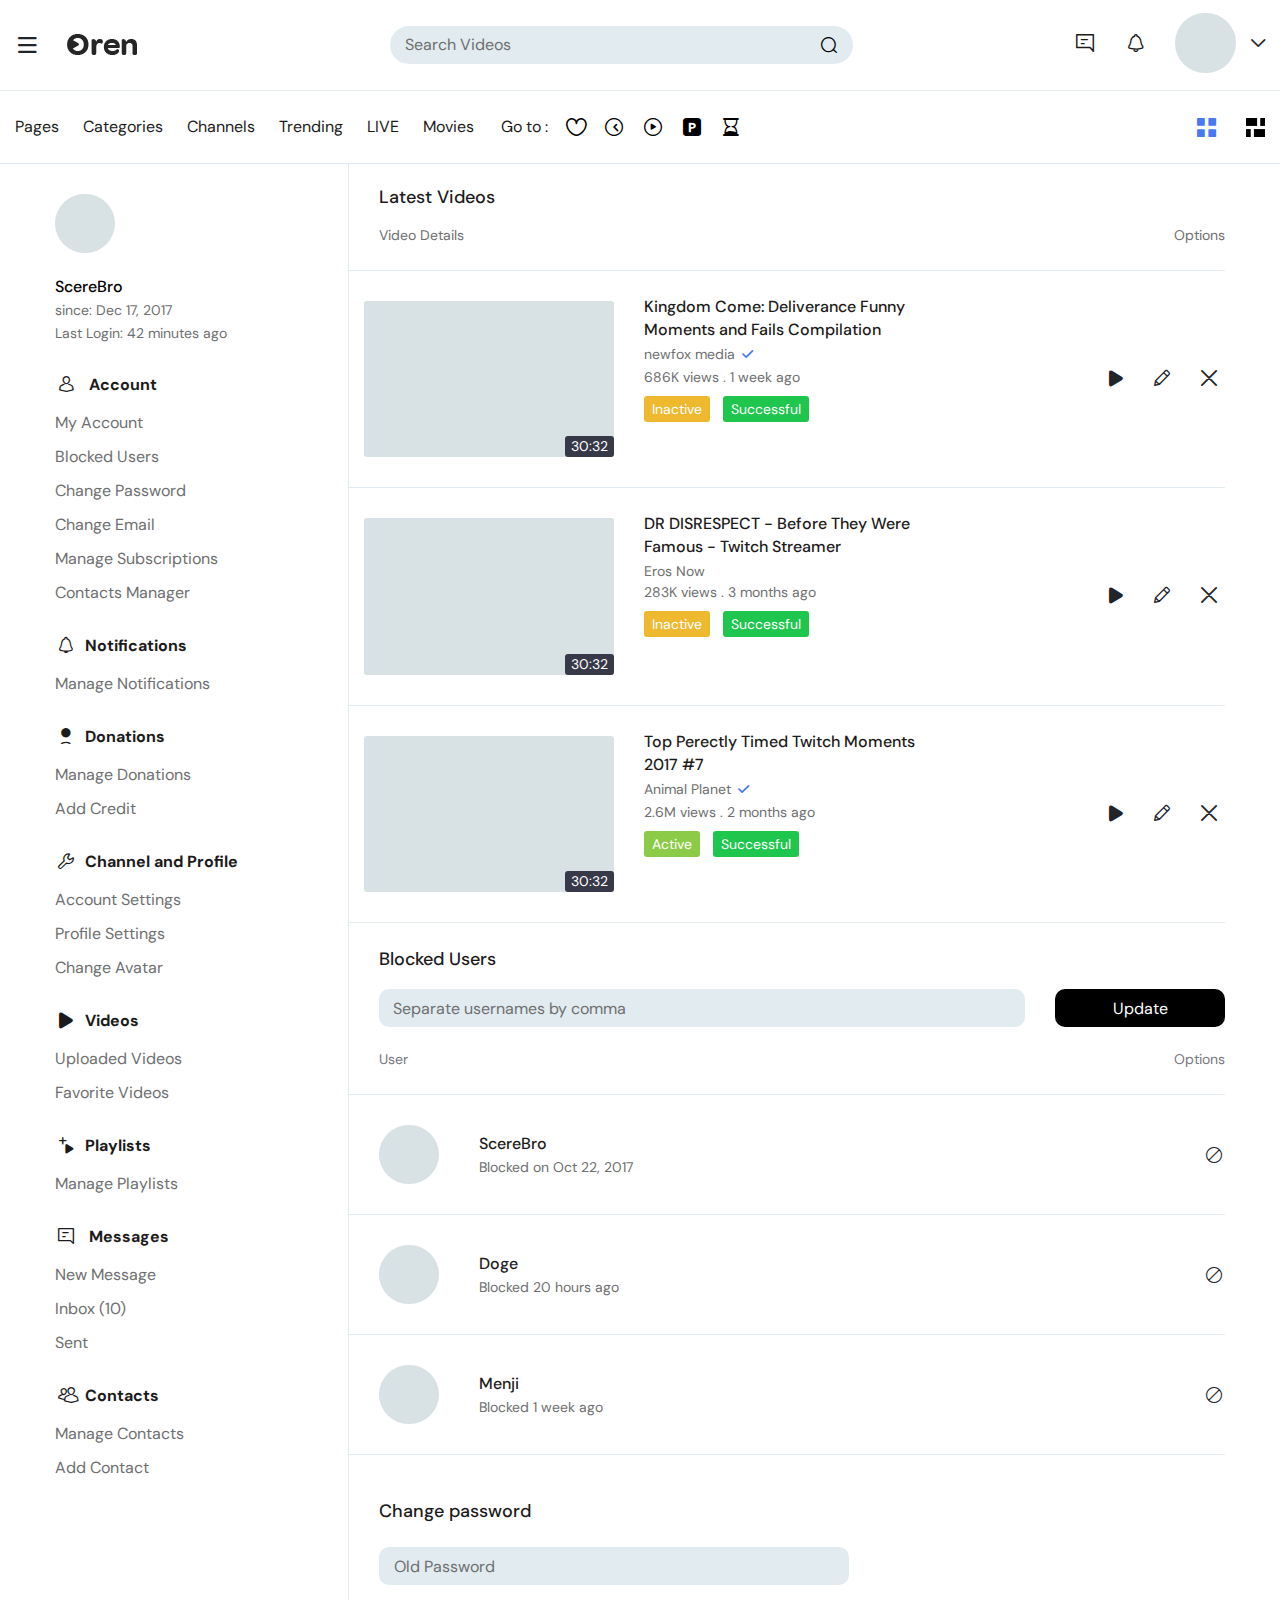
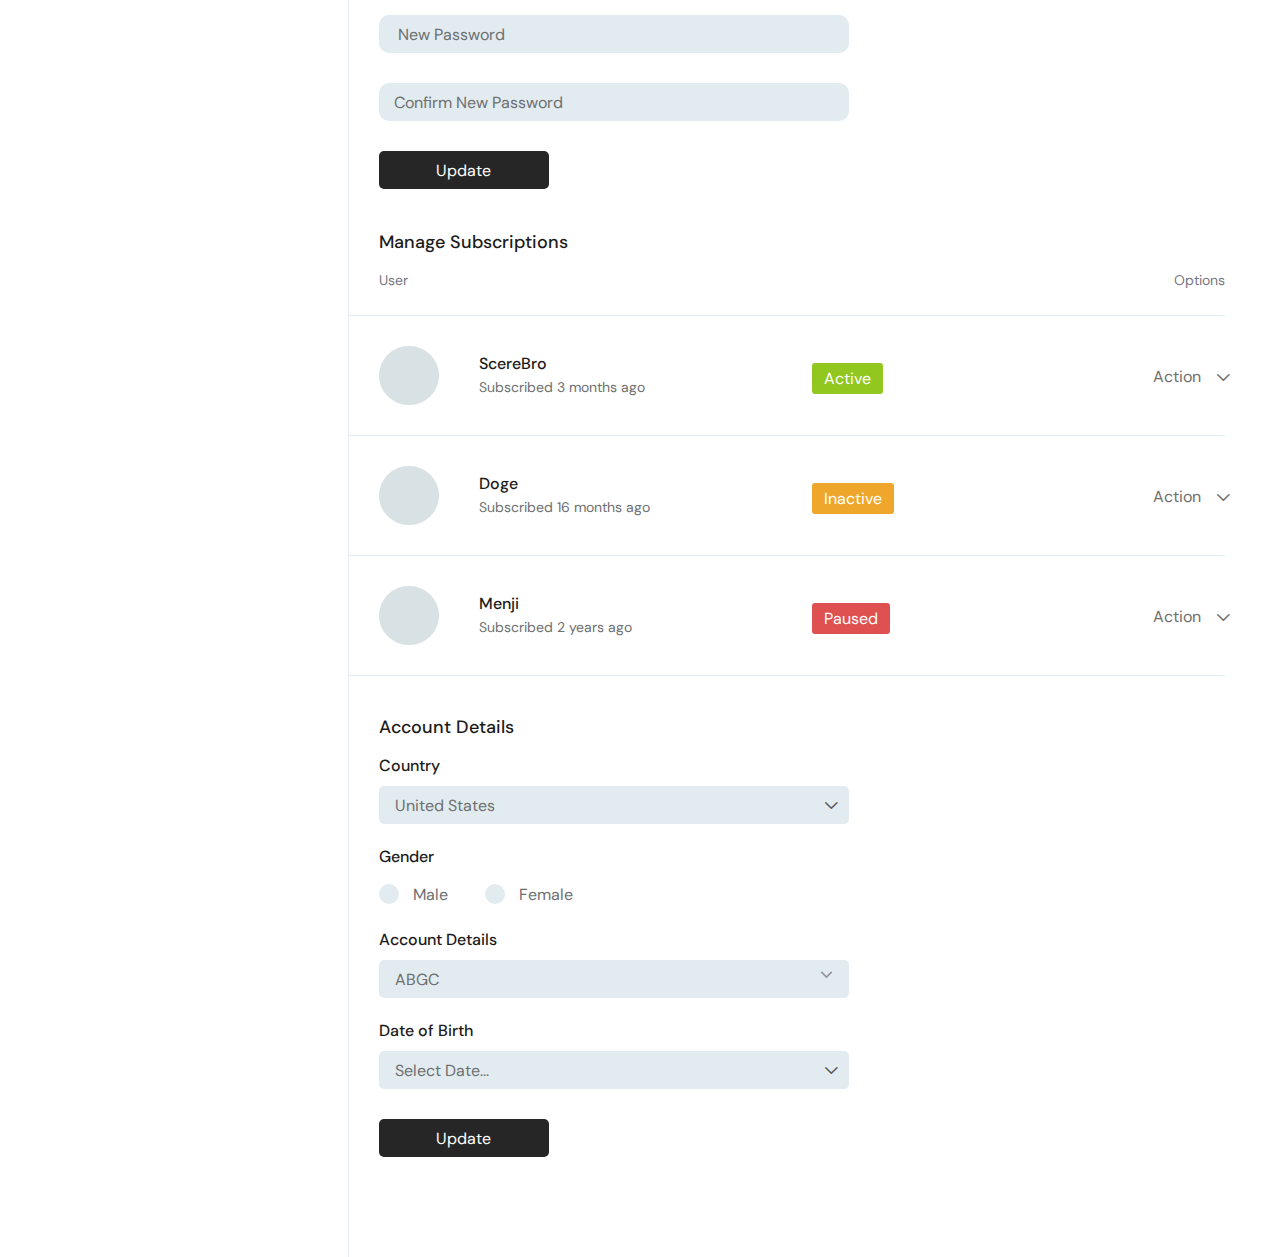
<file: User_Account_Page.html>
<!DOCTYPE html>
<html lang="en">
<head>
<meta charset="UTF-8">
<title>Oren Video Template</title>
<meta name="viewport" content="width=device-width, initial-scale=1.0">
<meta name="description" content="" />
<meta name="keywords" content="" />
<link rel="icon" href="images/Favicon.png">
<link rel="stylesheet" type="text/css" href="css/animate.css">
<link rel="stylesheet" type="text/css" href="css/bootstrap.min.css">
<link rel="stylesheet" type="text/css" href="css/flatpickr.min.css">
<link rel="stylesheet" type="text/css" href="css/fontello.css">
<link rel="stylesheet" type="text/css" href="css/fontello-codes.css">
<link rel="stylesheet" type="text/css" href="css/thumbs-embedded.css">
<link rel="stylesheet" type="text/css" href="css/style.css">
<link rel="stylesheet" type="text/css" href="css/responsive.css">
<link rel="stylesheet" type="text/css" href="css/color.css">

</head>


<body>



	<div class="wrapper">
			
		<header>
			<div class="top_bar">
				<div class="container">
					<div class="top_header_content">
						<div class="menu_logo">
							<a href="#" title="" class="menu">
								<i class="icon-menu"></i>
							</a>
							<a href="index.html" title="" class="logo">
								<img src="images/logo.png" alt="">
							</a>
						</div><!--menu_logo end-->
						<div class="search_form">
							<form>
								<input type="text" name="search" placeholder="Search Videos">
								<button type="submit">
									<i class="icon-search"></i>
								</button>
							</form>
						</div><!--search_form end-->
						<ul class="controls-lv">
							<li>
								<a href="#" title=""><i class="icon-message"></i></a>
							</li>
							<li>
								<a href="#" title=""><i class="icon-notification"></i></a>
							</li>
							<li class="user-log">
								<div class="user-ac-img">
									<img src="images/resources/user-img.png" alt="">
								</div>
								<div class="account-menu">
									<h4>AZYRUSMAX <span class="usr-status">PRO</span></h4>
									<div class="sd_menu">
										<ul class="mm_menu">
											<li>
												<span>
													<i class="icon-user"></i>
												</span>
												<a href="#" title="">My Channel</a>
											</li>
											<li>
												<span>
													<i class="icon-paid_sub"></i>
												</span>
												<a href="#" title="">Paid subscriptions</a>
											</li>
											<li>
												<span>
													<i class="icon-settings"></i>
												</span>
												<a href="#" title="">Settings</a>
											</li>
											<li>
												<span>
													<i class="icon-logout"></i>
												</span>
												<a href="#" title="">Sign out</a>
											</li>
										</ul>
									</div><!--sd_menu end-->
									<div class="sd_menu scnd">
										<ul class="mm_menu">
											<li>
												<span>
													<i class="icon-light"></i>
												</span>
												<a href="#" title="">Dark Theme</a>
												<label class="switch">
													<input type="checkbox">
												  	<b class="slider round"></b>
												</label>
											</li>
											<li>
												<span>
													<i class="icon-language"></i>
												</span>
												<a href="#" title="">Language</a>
											</li>
											<li>
												<span>
													<i class="icon-feedback"></i>
												</span>
												<a href="#" title="">Send feedback</a>
											</li>
											<li>
												<span>
													<i class="icon-location"></i>
												</span>
												<a href="#" title="">India</a>
												<i class="icon-arrow_below"></i>
											</li>
										</ul>
									</div><!--sd_menu end-->
									<div class="restricted-mode">
										<h4>Restricted Mode</h4>
										<label class="switch">
											<input type="checkbox" checked>
										  	<span class="slider round"></span>
										</label>
										<div class="clearfix"></div>
									</div><!--restricted-more end-->
								</div>
							</li>
							
						</ul><!--controls-lv end-->
						<div class="clearfix"></div>
					</div><!--top_header_content end-->
				</div>
			</div><!--header_content end-->
			<div class="btm_bar">
				<div class="container">
					<div class="btm_bar_content">
						<nav>
							<ul>
								<li><a href="#" title="">Pages</a>
									<div class="mega-menu">
										<ul>
											<li><a href="index.html" title="">Homepage</a></li>
											<li><a href="single_video_page.html" title="">Single Video Page</a></li>
											<li><a href="Single_Video_Simplified_Page.html" title="">Single Video Simplified Page</a></li>
											<li><a href="single_video_fullwidth_page.html" title="">Singel Video Full Width Page</a></li>
											<li><a href="single_video_playlist.html" title="">Single Video Playlist Page</a></li>
											
											
											<li><a href="#" title="">Browse channels page</a></li>
											<li><a href="Searched_Videos_Page.html" title="">Searched videos page</a></li>
										</ul>
										<ul>
											
											<li><a href="History_Page.html" title="">History page</a></li>
											<li><a href="Browse_Categories.html" title="">Browse Categories Page</a></li>
											
											<li><a href="login.html" title="">login page</a></li>
											<li><a href="signup.html" title="">signup page</a></li>
											<li><a href="User_Account_Page.html" title="">User account page</a></li>
										</ul>
									</div>
									<div class="clearfix"></div>
								</li>
								<li><a href="Browse_Categories.html" title="">Categories</a></li>
								<li><a href="#" title="">Channels</a></li>
								<li><a href="#" title="">Trending</a></li>
								<li><a href="#" title="">LIVE</a></li>
								<li><a href="#" title="">Movies</a></li>
							</ul>
						</nav><!--navigation end-->
						<ul class="shr_links">
							<li>
								<h3>Go to : </h3>
							</li>
							<li>
								<button data-toggle="tooltip" data-placement="top" title="Like">
								  <i class="icon-like"></i>
								</button>
							</li>
							<li>
								<button data-toggle="tooltip" data-placement="top" title="Watch later">
								  <i class="icon-watch_later"></i>
								</button>
							</li>
							<li>
								<button data-toggle="tooltip" data-placement="top" title="Playlist">
								  <i class="icon-playlist"></i>
								</button>
							</li>
							<li>
								<button data-toggle="tooltip" data-placement="top" title="Purchased">
								  <i class="icon-purchased"></i>
								</button>
							</li>
							<li>
								<button data-toggle="tooltip" data-placement="top" title="History">
								  <i class="icon-history"></i>
								</button>
							</li>
						</ul><!--shr_links end-->
						<ul class="vid_thums">
							<li>
								<a class="active" href="#" title=""><i class="icon-grid"></i></a>
							</li>
							<li>
								<a href="#" title="">
									<svg xmlns="http://www.w3.org/2000/svg" xmlns:xlink="http://www.w3.org/1999/xlink" x="0px" y="0px"
										 viewBox="0 0 108 108" xml:space="preserve">
										<rect width="63" height="45"/>
										<rect x="81" width="27" height="45"/>
										<rect x="45" y="63" width="63" height="45"/>
										<rect y="63" width="27" height="45"/>
									</svg>
								</a>
							</li>
						</ul><!--vid_status end-->
						<div class="clearfix"></div>
					</div><!--btm_bar_content end-->
				</div>
			</div><!--btm_bar end-->
		</header><!--header end-->

		<div class="side_menu">
			<div class="form_dvv">
				<a href="#" title="" class="login_form_show">Sign in</a>
			</div>
			<div class="sd_menu">
				<ul class="mm_menu">
					<li>
						<span>
							<i class="icon-home"></i>
						</span>
						<a href="#" title="">Home</a>
					</li>
					<li>
						<span>
							<i class="icon-fire"></i>
						</span>
						<a href="#" title="">Trending</a>
					</li>
					<li>
						<span>
							<i class="icon-subscriptions"></i>
						</span>
						<a href="#" title="">Subscriptions</a>
					</li>
				</ul>
			</div><!--sd_menu end-->
			<div class="sd_menu">
				<h3>Library</h3>
				<ul class="mm_menu">
					<li>
						<span>
							<i class="icon-history"></i>
						</span>
						<a href="#" title="">History</a>
					</li>
					<li>
						<span>
							<i class="icon-watch_later"></i>
						</span>
						<a href="#" title="">Watch Later</a>
					</li>
					<li>
						<span>
							<i class="icon-purchased"></i>
						</span>
						<a href="#" title="">Purchases</a>
					</li>
					<li>
						<span>
							<i class="icon-like"></i>
						</span>
						<a href="#" title="">Liked Videos</a>
					</li>
					<li>
						<span>
							<i class="icon-play_list"></i>
						</span>
						<a href="#" title="">Playlist</a>
					</li>
				</ul>
			</div><!--sd_menu end-->
			<div class="sd_menu subs_lst">
				<h3>Subscriptions</h3>
				<ul class="mm_menu">
					<li>
						<span class="usr_name">
							<img src="images/resources/th1.png" alt="">
						</span>
						<a href="#" title="">Dr Disrespect</a>
						<small>3</small>
					</li>
					<li>
						<span class="usr_name">
							<img src="images/resources/th2.png" alt="">
						</span>
						<a href="#" title="">ASMR</a>
						<small>6</small>
					</li>
					<li>
						<span class="usr_name">
							<img src="images/resources/th3.png" alt="">
						</span>
						<a href="#" title="">Rivvrs</a>
						<small>2</small>
					</li>
					<li>
						<span class="usr_name">
							<img src="images/resources/th4.png" alt="">
						</span>
						<a href="#" title="">The Verge</a>
						<small>11</small>
					</li>
					<li>
						<span class="usr_name">
							<img src="images/resources/th5.png" alt="">
						</span>
						<a href="#" title="">Seeker</a>
						<small>3</small>
					</li>
					<li>
						<span class="usr_name">
							<img src="images/resources/sn.png" alt="">
						</span>
						<a href="#" title="">Music</a>
						<small>20</small>
					</li>
				</ul>
				<a href="#" title="" class="more-ch"><i class="icon-arrow_below"></i> Show 14 more</a>
			</div><!--sd_menu end-->
			<div class="sd_menu">
				<ul class="mm_menu">
					<li>
						<span>
							<i class="icon-settings"></i>
						</span>
						<a href="#" title="">Settings</a>
					</li>
					<li>
						<span>
							<i class="icon-flag"></i>
						</span>
						<a href="#" title="">Report history</a>
					</li>
					<li>
						<span>
							<i class="icon-logout"></i>
						</span>
						<a href="#" title="">Sign out</a>
					</li>
				</ul>
			</div><!--sd_menu end-->
			<div class="sd_menu m_linkz">
				<ul class="mm_menu">
					<li><a href="#">About</a></li>
					<li><a href="#">Community Rules </a></li>
					<li><a href="#">Privacy</a></li>
					<li><a href="#">Terms</a></li>
					<li><a href="#">Blogs</a></li>
					<li><a href="#">Contracts </a></li>
					<li><a href="#">Donate</a></li>
					<li><a href="#">FAQ</a></li>
				</ul>
				<span>azyrusthemes</span>
			</div><!--sd_menu end-->
			<div class="sd_menu bb-0">
				<ul class="social_links">
					<li>
						<a href="#" title="">
							<i class="icon-facebook-official"></i>
						</a>
					</li>
					<li>
						<a href="#" title="">
							<i class="icon-twitter"></i>
						</a>
					</li>
					<li>
						<a href="#" title="">
							<i class="icon-instagram"></i>
						</a>
					</li>
				</ul><!--social_links end-->
			</div><!--sd_menu end-->
			<div class="dd_menu"></div>
		</div><!--side_menu end-->

		<section class="user-account">
			<div class="container">
				<div class="row">
					<div class="col-lg-3">
						<div class="sidebar">
							<div class="widget video_info pr sp">
								<span class="vc_hd">
									<img src="images/resources/sn.png" alt="">
								</span>
								<h4>ScereBro</h4>
								<p>since: Dec 17, 2017 </p>
								<span>Last Login: 42 minutes ago</span>
							</div><!--video_info pr-->
							<div class="widget account">
								<h2 class="hd-uc"> <i class="icon-user"></i> Account</h2>
								<ul>
									<li><a href="#">My Account</a></li>
									<li><a href="#">Blocked Users</a></li>
									<li><a href="#"> Change Password</a></li>
									<li><a href="#">Change Email</a></li>
									<li><a href="#">Manage Subscriptions </a></li>
									<li><a href="#">Contacts Manager </a></li>
								</ul>
							</div><!--account end-->
							<div class="widget notifications">
								<h2 class="hd-uc"><i class="icon-notification"></i>Notifications</h2>
								<a href="#" title="">Manage Notifications</a>
							</div><!--notifications end-->
							<div class="widget donation">
								<h2 class="hd-uc"><i class="icon-donations"></i>Donations </h2>
								<ul>
									<li><a href="#">Manage Donations </a></li>
									<li><a href="#">Add Credit</a></li>
								</ul>
							</div><!--donation end-->
							<div class="widget chanel-pro">
								<h2 class="hd-uc"><i class="icon-preferences"></i>Channel and Profile  </h2>
									<ul>
									<li><a href="#"> Account Settings</a></li>
									<li><a href="#"> Profile Settings </a></li>
									<li><a href="#"> Change Avatar</a></li>
								</ul>
							</div><!--chanel-pro end-->
							<div class="widget vid-ac">
								<h2 class="hd-uc"><i class="icon-play"></i>Videos </h2>
									<ul>
									<li><a href="#">Uploaded Videos </a></li>
									<li><a href="#"> Favorite Videos </a></li>
								</ul>
							</div><!--vid-ac end-->
							<div class="widget playlist">
								<h2 class="hd-uc"><i class="icon-add_to_playlist"></i>Playlists  </h2>
								<span><a href="#"> Manage Playlists</a></span>
							</div><!--playlist end-->
							<div class="widget messages">
								<h2 class="hd-uc"><i class="icon-message"></i> Messages</h2>
								<ul>
									<li><a href="#">New Message</a></li>
									<li><a href="#"> Inbox (10)</a></li>
									<li><a href="#"> Sent</a></li>
								</ul>
							</div><!--messages end-->
							<div class="widget contacts">
								<h2 class="hd-uc"><i class="icon-group"></i>Contacts</h2>
								<ul>
									<li><a href="#" title=""> Manage Contacts</a></li>
									<li><a href="#" title="">Add Contact </a></li>
								</ul>
							</div><!-- Contacts  end-->
						</div><!--sidebar end-->
					</div>
					<div class="col-lg-9">
						<div class="video-details">
							<div class="latest_vidz">
								<div class="latest-vid-option">
									<h2 class="hd-op"> Latest Videos</h2>
									<a href="#" title="" class="op-1">Video Details</a>
									<a href="#" title="" class="op-2"> Options</a>
									<div class="clearfix"></div>
								</div><!--latest-vid-option end-->
								<div class="vidz_list">
									<div class="tb-pr">
										<div class="row">
											<div class="col-xl-8 col-lg-9 col-md-9 col-sm-12">
												<div class="tab-history acct_page">
													<div class="videoo">
														<div class="vid_thumbainl ms br">
															<a href="single_video_page.html" title="">
																<img src="images/resources/vide1.png" alt="">
																<span class="vid-time">30:32</span>
																<span class="watch_later">
																	<i class="icon-watch_later_fill"></i>
																</span>
															</a>	
														</div><!--vid_thumbnail end-->
														<div class="video_info ms br">
															<h3><a href="single_video_page.html" title="">Kingdom Come: Deliverance Funny Moments and Fails Compilation</a></h3>
															<h4><a href="#" title="">newfox media</a> <span class="verify_ic"><i class="icon-tick"></i></span></h4>
															<span>686K views . 1 week ago</span>
															<ul>
																<li><span class="br-1">Inactive</span></li>
																<li><span class="br-2">Successful</span></li>
															</ul>
														</div>
														<div class="clearfix"></div>
													</div><!--videoo end-->
												</div>
											</div>
											<div class="col-xl-4 col-lg-3 col-md-3 col-sm-12">
												<div class="icon-list">
													<ul>
														<li><a href="#" title=""><i class="icon-play"></i></a></li>
														<li><a href="#" title=""><i class="icon-pencil"></i></a></li>
														<li><a href="#" title=""><i class="icon-cancel"></i></a></li>
													</ul>
												</div><!--icon-list end-->
											</div>
										</div>
									</div><!--tb-pr end-->
									<div class="tb-pr">
										<div class="row">
											<div class="col-xl-8 col-lg-9 col-md-9 col-sm-12">
												<div class="tab-history acct_page">
													<div class="videoo">
														<div class="vid_thumbainl ms br">
															<a href="single_video_page.html" title="">
																<img src="images/resources/vide2.png" alt="">
																<span class="vid-time">30:32</span>
																<span class="watch_later">
																	<i class="icon-watch_later_fill"></i>
																</span>
															</a>	
														</div><!--vid_thumbnail end-->
														<div class="video_info ms br">
															<h3><a href="single_video_page.html" title="">DR DISRESPECT - Before They Were Famous - Twitch Streamer</a></h3>
															<h4><a href="#" title="">Eros Now</a></h4>
															<span>283K views . 3 months ago</span>
															<ul>
																<li><span class="br-1">Inactive</span></li>
																<li><span class="br-2">Successful</span></li>
															</ul>
														</div>
														<div class="clearfix"></div>
													</div><!--videoo end-->
												</div>
											</div>
											<div class="col-xl-4 col-lg-3 col-md-3 col-sm-12">
												<div class="icon-list">
													<ul>
														<li><a href="#" title=""><i class="icon-play"></i></a></li>
														<li><a href="#" title=""><i class="icon-pencil"></i></a></li>
														<li><a href="#" title=""><i class="icon-cancel"></i></a></li>
													</ul>
												</div><!--icon-list end-->
											</div>
										</div>
									</div><!--tb-pr end-->
									<div class="tb-pr">
										<div class="row">
											<div class="col-xl-8 col-lg-9 col-md-9 col-sm-12">
												<div class="tab-history acct_page">
													<div class="videoo">
														<div class="vid_thumbainl ms br">
															<a href="single_video_page.html" title="">
																<img src="images/resources/vide3.png" alt="">
																<span class="vid-time">30:32</span>
																<span class="watch_later">
																	<i class="icon-watch_later_fill"></i>
																</span>
															</a>	
														</div><!--vid_thumbnail end-->
														<div class="video_info ms br">
															<h3><a href="single_video_page.html" title="">Top Perectly Timed Twitch Moments 2017 #7</a></h3>
															<h4><a href="#" title="">Animal Planet</a> <span class="verify_ic"><i class="icon-tick"></i></span></h4>
															<span>2.6M views . 2 months ago</span>
															<ul>
																<li><span class="br-3">Active</span></li>
																<li><span class="br-2">Successful</span></li>
															</ul>
														</div>
														<div class="clearfix"></div>
													</div><!--videoo end-->
												</div>
											</div>
											<div class="col-xl-4 col-lg-3 col-md-3 col-sm-12">
												<div class="icon-list">
													<ul>
														<li><a href="#" title=""><i class="icon-play"></i></a></li>
														<li><a href="#" title=""><i class="icon-pencil"></i></a></li>
														<li><a href="#" title=""><i class="icon-cancel"></i></a></li>
													</ul>
												</div><!--icon-list end-->
											</div>
										</div>
									</div><!--tb-pr end-->
								</div><!--vidz_list end-->
							</div><!--latest_vidz end-->
							<div class="blocked-users">
								<h2 class="hd-op">  Blocked Users </h2>
								<form>
									<input type="text" placeholder=" Separate usernames by comma">
									<button type="submit"> Update</button>
								</form>
								<ul class="optz_list">
									<li><a href="#" title="">User</a></li>
									<li><a href="#" title="">Options</a></li>
								</ul><!--optz_list end-->
								<div class="clearfix"></div>
							</div><!--Blocked Users end-->
							<div class="blocked-pr">
								<div class="blocked-vcp">
									<div class="vcp_inf">
										<span class="vc_hd">
											<img src="images/resources/sn.png" alt="">
										</span>
									<div class="vc_info st">
										<h4><a href="#" title="">ScereBro</a></h4>
										<span>Blocked on Oct 22, 2017</span>
									</div>
									</div><!--vcp_inf end-->
									<a href="#" title="" class="play_ms">
										<i class="icon-blocked"></i>
									</a>
								</div><!--blocked-vcp-->
								<div class="blocked-vcp">
									<div class="vcp_inf">
										<span class="vc_hd">
											<img src="images/resources/th1.png" alt="">
										</span>
									<div class="vc_info st">
										<h4><a href="#" title="">Doge</a></h4>
										<span>Blocked 20 hours ago</span>
									</div>
									</div><!--vcp_inf end-->
									<a href="#" title="" class="play_ms">
										<i class="icon-blocked"></i>
									</a>
								</div><!--blocked-vcp-->
								<div class="blocked-vcp">
									<div class="vcp_inf">
										<span class="vc_hd">
											<img src="images/resources/th3.png" alt="">
										</span>
									<div class="vc_info st">
										<h4><a href="#" title="">Menji</a></h4>
										<span>Blocked 1 week ago</span>
									</div>
									</div><!--vcp_inf end-->
									<a href="#" title="" class="play_ms">
										<i class="icon-blocked"></i>
									</a>
								</div><!--blocked-vcp-->
							</div><!--blocked-pr end-->
							<div class="change-pswd">
								<h2 class="hd-op">Change password</h2>
								<form>
									<div class="ch-pswd">
										<input type="password" name="old_password" placeholder="Old Password">
									</div><!--ch-pswd end-->
									<div class="ch-pswd">
										<input type="password" name="new_password" placeholder=" New Password">
									</div><!--ch-pswd end-->
									<div class="ch-pswd">
										<input type="password" name="confirm_password" placeholder="Confirm New Password">
									</div><!--ch-pswd end-->
									<div class="ch-pswd">
										<button type="submit"> Update</button>
									</div><!--ch-pswd end-->
								</form>
							</div><!--change-pswd end-->
							<div class="blocked-pr mange_sub">
								<div class="manage-sub">
									<h2 class="hd-op"> Manage Subscriptions </h2>
									<ul class="optz_list">
										<li><a href="#" title="">User</a></li>
										<li><a href="#" title="">Options</a></li>
									</ul><!--optz_list end-->
									<div class="clearfix"></div>
								</div><!--Manage-Sub end-->
								<div class="blckd_list">
									<div class="blocked-vcp">
										<div class="vcp_inf">
											<span class="vc_hd">
												<img src="images/resources/th4.png" alt="">
											</span>
										<div class="vc_info st">
											<h4><a href="#" title="">ScereBro</a></h4>
											<span>Subscribed 3 months ago</span>
										</div>
										</div><!--vcp_inf end-->
										<span class="active-mb pr"> Active</span>
										<a href="#" title="" class="play_ms">
											Action
											<i class="icon-arrow_below"></i>
										</a>
										<div class="clearfix"></div>
									</div><!--blocked-vcp-->
									<div class="blocked-vcp">
										<div class="vcp_inf">
											<span class="vc_hd">
												<img src="images/resources/th5.png" alt="">
											</span>
										<div class="vc_info st">
											<h4><a href="#" title="">Doge</a></h4>
											<span>Subscribed 16 months ago</span>
										</div>
										</div><!--vcp_inf end-->
										<a href="#" title="" class="play_ms">
											Action
											<i class="icon-arrow_below"></i>
										</a>
										<span class="active-mb sr"> Inactive</span>
										<div class="clearfix"></div>
									</div><!--blocked-vcp-->
									<div class="blocked-vcp">
										<div class="vcp_inf">
											<span class="vc_hd">
												<img src="images/resources/th3.png" alt="">
											</span>
										<div class="vc_info st">
											<h4><a href="#" title="">Menji</a></h4>
											<span>Subscribed 2 years ago</span>
										</div>
										</div><!--vcp_inf end-->
										<a href="#" title="" class="play_ms">
											Action
											<i class="icon-arrow_below"></i>
										</a>
										<span class="active-mb mr">  Paused</span>
										<div class="clearfix"></div>
									</div><!--blocked-vcp-->
								</div>
							</div><!--blocked-pr end-->
							<div class="account-details">
								<div class="account_details_content">
									<h2 class="hd-op">  Account Details </h2>
									<h4 class="slct-hd">Country</h4>
									<div class="slct_optz">
										<select>
											<option>United States</option>
											<option>United States</option>
											<option>United States</option>
											<option>United States</option>
										</select>
										<a href="#" title="" class="arw_vz">
											<i class="icon-arrow_below"></i>
										</a>
									</div>
									<h4 class="slct-hd"> Gender</h4>
									<ul class="gend">
										<li>
											<div class="chekbox-lg">
												<label>
													<input type="radio" name="gender" value="male">
													<b class="checkmark"></b>
													<span>Male</span>
												</label>
											</div>
										</li>
										<li>
											<div class="chekbox-lg">
												<label>
													<input type="radio" name="gender" value="female">
													<b class="checkmark"> </b>
													<span>Female</span>
												</label>
											</div>
										</li>
									</ul>
									<h4 class="slct-hd">Account Details </h4>
									<div class="slct_optz">
										<select>
											<option> ABGC</option>
											<option> ABGC</option>
											<option> ABGC</option>
											<option> ABGC</option>
										</select>
										<a href="#" title="" class="arw_vz">
											<svg width="24" height="26" viewBox="0 0 24 26" fill="none" xmlns="http://www.w3.org/2000/svg">
												<path fill-rule="evenodd" clip-rule="evenodd" d="M19.9394 7.51447L22.0607 9.63579L12 19.6964L1.93936 9.63579L4.06068 7.51447L12 15.4538L19.9394 7.51447Z" fill="#9494A0"></path>
											</svg>
										</a>
									</div>
									<h4 class="slct-hd">Date of Birth </h4>
									<div class="dob flatpickr">
										<input type="number" name="date" class="flatpickr-input" placeholder="Select Date..." data-input>
										<a href="#" title="" class="arw_vz">
											<i class="icon-arrow_below"></i>
										</a>
									</div>
									<div class="ch-pswd">
										<button type="submit"> Update</button>
									</div><!--ch-pswd end-->
								</div><!--account_details_content end-->
								<div class="clearfix"></div>
							</div><!--Account Details end-->
						</div><!--video-details end-->
					</div>
				</div>
			</div>
		</section><!--user-account end-->

	</div><!--wrapper end-->



<script src="js/jquery.min.js"></script>
<script src="js/popper.js"></script>
<script src="js/bootstrap.min.js"></script>
<script src="js/flatpickr.js"></script>
<script src="js/script.js"></script>



</body>

</html>
</file>
<file: css/fontello.css>
@font-face {
  font-family: 'fontello';
  src: url('../font/fontello.eot?92204602');
  src: url('../font/fontello.eot?92204602#iefix') format('embedded-opentype'),
       url('../font/fontello.woff2?92204602') format('woff2'),
       url('../font/fontello.woff?92204602') format('woff'),
       url('../font/fontello.ttf?92204602') format('truetype'),
       url('../font/fontello.svg?92204602#fontello') format('svg');
  font-weight: normal;
  font-style: normal;
}
/* Chrome hack: SVG is rendered more smooth in Windozze. 100% magic, uncomment if you need it. */
/* Note, that will break hinting! In other OS-es font will be not as sharp as it could be */
/*
@media screen and (-webkit-min-device-pixel-ratio:0) {
  @font-face {
    font-family: 'fontello';
    src: url('../font/fontello.svg?92204602#fontello') format('svg');
  }
}
*/
 
 [class^="icon-"]:before, [class*=" icon-"]:before {
  font-family: "fontello";
  font-style: normal;
  font-weight: normal;
  speak: none;
 
  display: inline-block;
  text-decoration: inherit;
  width: 1em;
  margin-right: .2em;
  text-align: center;
  /* opacity: .8; */
 
  /* For safety - reset parent styles, that can break glyph codes*/
  font-variant: normal;
  text-transform: none;
 
  /* fix buttons height, for twitter bootstrap */
  line-height: 1em;
 
  /* Animation center compensation - margins should be symmetric */
  /* remove if not needed */
  margin-left: .2em;
 
  /* you can be more comfortable with increased icons size */
  /* font-size: 120%; */
 
  /* Font smoothing. That was taken from TWBS */
  -webkit-font-smoothing: antialiased;
  -moz-osx-font-smoothing: grayscale;
 
  /* Uncomment for 3D effect */
  /* text-shadow: 1px 1px 1px rgba(127, 127, 127, 0.3); */
}
 
.icon-feedback:before { content: '\e800'; } /* '' */
.icon-filter:before { content: '\e801'; } /* '' */
.icon-fire:before { content: '\e802'; } /* '' */
.icon-flag:before { content: '\e803'; } /* '' */
.icon-graphics_01:before { content: '\e804'; } /* '' */
.icon-graphics_02:before { content: '\e805'; } /* '' */
.icon-graphics_03:before { content: '\e806'; } /* '' */
.icon-graphics_04:before { content: '\e807'; } /* '' */
.icon-graphics_05:before { content: '\e808'; } /* '' */
.icon-grid:before { content: '\e809'; } /* '' */
.icon-group:before { content: '\e80a'; } /* '' */
.icon-history:before { content: '\e80b'; } /* '' */
.icon-home:before { content: '\e80c'; } /* '' */
.icon-justified:before { content: '\e80d'; } /* '' */
.icon-language:before { content: '\e80e'; } /* '' */
.icon-light:before { content: '\e80f'; } /* '' */
.icon-like:before { content: '\e810'; } /* '' */
.icon-load:before { content: '\e811'; } /* '' */
.icon-location:before { content: '\e812'; } /* '' */
.icon-logout:before { content: '\e813'; } /* '' */
.icon-menu:before { content: '\e814'; } /* '' */
.icon-message:before { content: '\e815'; } /* '' */
.icon-next:before { content: '\e816'; } /* '' */
.icon-notification:before { content: '\e817'; } /* '' */
.icon-paid_sub:before { content: '\e818'; } /* '' */
.icon-options:before { content: '\e819'; } /* '' */
.icon-pencil:before { content: '\e81a'; } /* '' */
.icon-pinned:before { content: '\e81b'; } /* '' */
.icon-play:before { content: '\e81c'; } /* '' */
.icon-play_list:before { content: '\e81d'; } /* '' */
.icon-playlist:before { content: '\e81e'; } /* '' */
.icon-plus:before { content: '\e81f'; } /* '' */
.icon-preferences:before { content: '\e820'; } /* '' */
.icon-previous:before { content: '\e821'; } /* '' */
.icon-purchased:before { content: '\e822'; } /* '' */
.icon-settings:before { content: '\e823'; } /* '' */
.icon-search:before { content: '\e824'; } /* '' */
.icon-share:before { content: '\e825'; } /* '' */
.icon-sort_by:before { content: '\e826'; } /* '' */
.icon-star:before { content: '\e827'; } /* '' */
.icon-subscriptions:before { content: '\e828'; } /* '' */
.icon-thumbs_down:before { content: '\e829'; } /* '' */
.icon-thumbs_down_fill:before { content: '\e82a'; } /* '' */
.icon-thumbs_up:before { content: '\e82b'; } /* '' */
.icon-thumbs_up_fill:before { content: '\e82c'; } /* '' */
.icon-tick:before { content: '\e82d'; } /* '' */
.icon-user:before { content: '\e82e'; } /* '' */
.icon-watch_later:before { content: '\e82f'; } /* '' */
.icon-watch_later_fill:before { content: '\e830'; } /* '' */
.icon-add_to_playlist:before { content: '\e831'; } /* '' */
.icon-arrow_below:before { content: '\e832'; } /* '' */
.icon-blocked:before { content: '\e833'; } /* '' */
.icon-calender:before { content: '\e834'; } /* '' */
.icon-cancel:before { content: '\e835'; } /* '' */
.icon-donations:before { content: '\e836'; } /* '' */
.icon-features:before { content: '\e837'; } /* '' */
</file>
<file: css/fontello-codes.css>
.icon-feedback:before { content: '\e800'; } /* '' */
.icon-filter:before { content: '\e801'; } /* '' */
.icon-fire:before { content: '\e802'; } /* '' */
.icon-flag:before { content: '\e803'; } /* '' */
.icon-graphics_01:before { content: '\e804'; } /* '' */
.icon-graphics_02:before { content: '\e805'; } /* '' */
.icon-graphics_03:before { content: '\e806'; } /* '' */
.icon-graphics_04:before { content: '\e807'; } /* '' */
.icon-graphics_05:before { content: '\e808'; } /* '' */
.icon-grid:before { content: '\e809'; } /* '' */
.icon-group:before { content: '\e80a'; } /* '' */
.icon-history:before { content: '\e80b'; } /* '' */
.icon-home:before { content: '\e80c'; } /* '' */
.icon-justified:before { content: '\e80d'; } /* '' */
.icon-language:before { content: '\e80e'; } /* '' */
.icon-light:before { content: '\e80f'; } /* '' */
.icon-like:before { content: '\e810'; } /* '' */
.icon-load:before { content: '\e811'; } /* '' */
.icon-location:before { content: '\e812'; } /* '' */
.icon-logout:before { content: '\e813'; } /* '' */
.icon-menu:before { content: '\e814'; } /* '' */
.icon-message:before { content: '\e815'; } /* '' */
.icon-next:before { content: '\e816'; } /* '' */
.icon-notification:before { content: '\e817'; } /* '' */
.icon-paid_sub:before { content: '\e818'; } /* '' */
.icon-options:before { content: '\e819'; } /* '' */
.icon-pencil:before { content: '\e81a'; } /* '' */
.icon-pinned:before { content: '\e81b'; } /* '' */
.icon-play:before { content: '\e81c'; } /* '' */
.icon-play_list:before { content: '\e81d'; } /* '' */
.icon-playlist:before { content: '\e81e'; } /* '' */
.icon-plus:before { content: '\e81f'; } /* '' */
.icon-preferences:before { content: '\e820'; } /* '' */
.icon-previous:before { content: '\e821'; } /* '' */
.icon-purchased:before { content: '\e822'; } /* '' */
.icon-settings:before { content: '\e823'; } /* '' */
.icon-search:before { content: '\e824'; } /* '' */
.icon-share:before { content: '\e825'; } /* '' */
.icon-sort_by:before { content: '\e826'; } /* '' */
.icon-star:before { content: '\e827'; } /* '' */
.icon-subscriptions:before { content: '\e828'; } /* '' */
.icon-thumbs_down:before { content: '\e829'; } /* '' */
.icon-thumbs_down_fill:before { content: '\e82a'; } /* '' */
.icon-thumbs_up:before { content: '\e82b'; } /* '' */
.icon-thumbs_up_fill:before { content: '\e82c'; } /* '' */
.icon-tick:before { content: '\e82d'; } /* '' */
.icon-user:before { content: '\e82e'; } /* '' */
.icon-watch_later:before { content: '\e82f'; } /* '' */
.icon-watch_later_fill:before { content: '\e830'; } /* '' */
.icon-add_to_playlist:before { content: '\e831'; } /* '' */
.icon-arrow_below:before { content: '\e832'; } /* '' */
.icon-blocked:before { content: '\e833'; } /* '' */
.icon-calender:before { content: '\e834'; } /* '' */
.icon-cancel:before { content: '\e835'; } /* '' */
.icon-donations:before { content: '\e836'; } /* '' */
.icon-features:before { content: '\e837'; } /* '' */
</file>
<file: css/thumbs-embedded.css>
@font-face {
  font-family: 'thumbs';
  src: url('../font/thumbs.eot?45711185');
  src: url('../font/thumbs.eot?45711185#iefix') format('embedded-opentype'),
       url('../font/thumbs.svg?45711185#thumbs') format('svg');
  font-weight: normal;
  font-style: normal;
}
@font-face {
  font-family: 'thumbs';
  src: url('[data-uri]') format('woff'),
       url('[data-uri]') format('truetype');
}
/* Chrome hack: SVG is rendered more smooth in Windozze. 100% magic, uncomment if you need it. */
/* Note, that will break hinting! In other OS-es font will be not as sharp as it could be */
/*
@media screen and (-webkit-min-device-pixel-ratio:0) {
  @font-face {
    font-family: 'thumbs';
    src: url('../font/thumbs.svg?45711185#thumbs') format('svg');
  }
}
*/
 
 [class^="icon-"]:before, [class*=" icon-"]:before {
  font-family: "thumbs";
  font-style: normal;
  font-weight: normal;
  speak: none;
 
  display: inline-block;
  text-decoration: inherit;
  width: 1em;
  margin-right: .2em;
  text-align: center;
  /* opacity: .8; */
 
  /* For safety - reset parent styles, that can break glyph codes*/
  font-variant: normal;
  text-transform: none;
     
  /* fix buttons height, for twitter bootstrap */
  line-height: 1em;
 
  /* Animation center compensation - margins should be symmetric */
  /* remove if not needed */
  margin-left: .2em;
 
  /* you can be more comfortable with increased icons size */
  /* font-size: 120%; */
 
  /* Uncomment for 3D effect */
  /* text-shadow: 1px 1px 1px rgba(127, 127, 127, 0.3); */
}
.icon-feedback:before { content: '\e800'; } /* '' */
.icon-filter:before { content: '\e801'; } /* '' */
.icon-fire:before { content: '\e802'; } /* '' */
.icon-flag:before { content: '\e803'; } /* '' */
.icon-graphics_01:before { content: '\e804'; } /* '' */
.icon-graphics_02:before { content: '\e805'; } /* '' */
.icon-graphics_03:before { content: '\e806'; } /* '' */
.icon-graphics_04:before { content: '\e807'; } /* '' */
.icon-graphics_05:before { content: '\e808'; } /* '' */
.icon-grid:before { content: '\e809'; } /* '' */
.icon-group:before { content: '\e80a'; } /* '' */
.icon-history:before { content: '\e80b'; } /* '' */
.icon-home:before { content: '\e80c'; } /* '' */
.icon-language:before { content: '\e80e'; } /* '' */
.icon-light:before { content: '\e80f'; } /* '' */
.icon-like:before { content: '\e810'; } /* '' */
.icon-load:before { content: '\e811'; } /* '' */
.icon-location:before { content: '\e812'; } /* '' */
.icon-logout:before { content: '\e813'; } /* '' */
.icon-menu:before { content: '\e814'; } /* '' */
.icon-message:before { content: '\e815'; } /* '' */
.icon-next:before { content: '\e816'; } /* '' */
.icon-notification:before { content: '\e817'; } /* '' */
.icon-paid_sub:before { content: '\e818'; } /* '' */
.icon-options:before { content: '\e819'; } /* '' */
.icon-pencil:before { content: '\e81a'; } /* '' */
.icon-pinned:before { content: '\e81b'; } /* '' */
.icon-play:before { content: '\e81c'; } /* '' */
.icon-play_list:before { content: '\e81d'; } /* '' */
.icon-playlist:before { content: '\e81e'; } /* '' */
.icon-plus:before { content: '\e81f'; } /* '' */
.icon-preferences:before { content: '\e820'; } /* '' */
.icon-previous:before { content: '\e821'; } /* '' */
.icon-purchased:before { content: '\e822'; } /* '' */
.icon-settings:before { content: '\e823'; } /* '' */
.icon-search:before { content: '\e824'; } /* '' */
.icon-share:before { content: '\e825'; } /* '' */
.icon-sort_by:before { content: '\e826'; } /* '' */
.icon-star:before { content: '\e827'; } /* '' */
.icon-subscriptions:before { content: '\e828'; } /* '' */
.icon-thumbs_down:before { content: '\e829'; } /* '' */
.icon-thumbs_down_fill:before { content: '\e82a'; } /* '' */
.icon-thumbs_up:before { content: '\e82b'; } /* '' */
.icon-thumbs_up_fill:before { content: '\e82c'; } /* '' */
.icon-tick:before { content: '\e82d'; } /* '' */
.icon-user:before { content: '\e82e'; } /* '' */
.icon-watch_later:before { content: '\e82f'; } /* '' */
.icon-watch_later_fill:before { content: '\e830'; } /* '' */
.icon-add_to_playlist:before { content: '\e831'; } /* '' */
.icon-arrow_below:before { content: '\e832'; } /* '' */
.icon-blocked:before { content: '\e833'; } /* '' */
.icon-calender:before { content: '\e834'; } /* '' */
.icon-cancel:before { content: '\e835'; } /* '' */
.icon-donations:before { content: '\e836'; } /* '' */
.icon-features:before { content: '\e837'; } /* '' */
.icon-thumbs_down_fill-1:before { content: '\e839'; } /* '' */
.icon-pinned-1:before { content: '\e83b'; } /* '' */
.icon-twitter:before { content: '\f099'; } /* '' */
.icon-facebook-official:before { content: '\f230'; } /* '' */
.icon-instagram:before { content: '\f32d'; } /* '' */
</file>
<file: css/responsive.css>
@media (max-width: 1600px) {
	.videos_lizt {width: 380px;}
	.playlist_view {width: 385px;}
}
@media (max-width: 1450px) {
	header .container {max-width: 1380px;padding: 0;}
	.menu_logo {width: 420px;}
	.search_form {width: 540px;}
	.search_form form {width: 100%;margin: 0;}
	header .container {padding: 0 15px;}
	.chat_view {min-width: 360px;}
}


@media (max-width: 1366px) {
	.search_form {width: 37%;}
	.menu_logo {width: 30%;}
	.shr_links li {margin-right: 10px;}
	.video_main .row .col-lg-9 {max-width: 70%; }
	.video_main .row .col-lg-3 {max-width: 30%; }
	.gap_remove .col-lg-9 {max-width: 65%; flex: 0 0 65%; }
	.gap_remove .col-lg-3 {max-width: 35%; flex: 0 0 35%; overflow: hidden; }
	.playlist_view {width: 100%;}
	.videos_lizt {height: 440px;}
	.mn-sec.full_wdth_single_video .vid-pr iframe {height: 497px;}
} 
@media (max-width: 1200px) {
	.search_form {width: 35%;}
	/*.vid_status {margin-top: 10px;width: 100%;}*/
	.menu_logo {width: 30%;}
	.container {max-width: 100%;padding: 0 15px;}
	.video_info > h4 {font-size: 14px;}
	
	.vid_status {float: right; flex: 0 0 auto; padding-left: 150px; }
	.video_main .row .col-lg-9 {max-width: 65%;}
	.video_main .row .col-lg-3 {max-width: 35%;}
	
	.sm-vidz {font-size: 14px;}
	.aut-vid {font-size: 14px;}
	
	.abt-mk p {padding-left: 0;}
	.mk-ct {padding-left: 0;}
	.abt-mk > a {padding-left: 0;}
	.video-file {padding: 100px 0;}
	.youtube-dwn {padding: 100px 0;}
	.latest-vid-option {padding: 21px 20px 25px 30px;}
	.blocked-users {padding: 42px 20px 25px 30px;}
	.blocked-vcp {padding: 29px 20px 26px 30px;}
	.play_ms {right: 20px;}
	.manage-sub {padding: 13px 20px 0 30px;}
	.user-account .sidebar {padding-left: 20px;}
	
	.videso_section .vc_info.pr {padding-left: 20px;}
	.wk-info {padding-top: 0;}
	.ab-donaters ul li {margin-right: 25px;}
	.close-search {right: 20px;}
	.menu_logo {width: 25%;}
	.more_items_sec {padding: 50px 0;}
	.delete-video {margin-top: -30px;}
	.videos_lizt {height: 362px;}
	.about-ch-sec {padding-left: 0;}
	
	.vid-pr iframe {height: 400px;}
	.mn-sec.full_wdth_single_video .vid-pr iframe {height: 420px;}
} 

@media (max-width: 991px) {
	.search_form form input {display: none;}
	.search_form form button {position: static;}
	.menu_logo {width: 90%;}
	/*.menu {width: 10%;}*/
	/*.logo {margin-left: 0;width: 89%;text-align: center;}*/
	.search_form {width: 10%;text-align: right;position: relative;top: 4px;}
	.vcp_inf {margin-bottom: 20px;}
	.video_info > h3 {font-size: 13px;line-height: 18px;}
	.video_info > h4 {font-size: 14px;}
	.posted_dt, .video_info > span {font-size: 12px;}
	.vidz_list.text-center .video_info > h4 {font-size: 14px;}
	.vc_info h4 {font-size: 14px;}
	.side_links {display: none;}
	.vid_thumbainl.br.ms {display: block;}
	.history-lst .search_form {display: none;}
	.uploading-lst > ul li {display: inline-block;margin-right: 25px;}
	.abt-upload-sec ul {margin-bottom: 20px;}
	.uploading-lst > ul li a {opacity: 0.6;}
	.video_main .row .col-lg-9 {max-width: 100%;}
	.video_main.via_chat .vid-pr {height: auto;}
	.cmt-bx {padding-bottom: 60px;}
	.sm-vidz {font-size: 16px;}
	.aut-vid {font-size: 16px;}
	.sidebar .videoo-list {flex: 0 0 33%;margin-bottom: 30px;padding: 0 10px;}
	.sm-vidz {margin-bottom: 25px;}
	.fl_wd {width: 100%;}
	.video_main .row .col-lg-3.fl_wd {max-width: 100%;margin-top: 30px;}
	.video_main .vid-pr {height: auto;}
	.playlist_hd {padding-right: 0;}
	.upload-detail .video_info > h3 {font-size: 15px;}
	.upload-detail .video_info.sr {padding-top: 0;}
	.upload-detail .video_info.sr p {font-size: 14px;}
	.upload-videooz::before {display: none;}
	.video-file {padding-bottom: 0;}
	.user-account .vid_thumbainl.br.ms {display: table-cell;width: 100%;}
	.latest-vid-option {padding: 21px 15px 25px 15px;}
	.tb-pr {padding: 29px 15px 25px 15px;}
	.blocked-users {padding: 42px 15px 25px 15px;}
	.blocked-vcp {padding: 29px 15px 26px 15px;}
	.change-pswd {padding: 42px 15px 0 15px;}
	.manage-sub {padding: 13px 15px 0 15px;}
	.account-details {padding: 41px 15px 0 15px;}
	
	.stats {padding-top: 20px;}
	.amz_products_content .mg-inf {margin-bottom: 25px;}
	.wk-info {padding-top: 20px;}
	.br-list li {width: calc(100% / 4);}
	.ab-donaters ul li {margin-right: 12px;}
	.search-page.active {opacity: 1; visibility: visible; -webkit-transform: scale(1); -moz-transform: scale(1); -ms-transform: scale(1); -o-transform: scale(1); transform: scale(1); }
	.side_menu .dp_down {display: block;}
	.chat_view {min-width: 100%;}
	.video_main .row .col-lg-3.ful-dt {max-width: 100%;}
	.amz_prods {margin-bottom: 60px;border-bottom: 0;}
	.video-file {border-bottom: 1px solid #e2ebef;width: 100%;}
	.form_popup {height: 100%;}
	.form_dvv {display: block;}
	.hp_1 .side_menu .dp_ul li.live_dv {margin-top: 0;}
	/*.controls-lv {display: none;}*/
	.top_bar .search_form {display: none;}
	.menu_logo {width: 30%;}
	.menu {top: 3px;}
	.menu_logo {margin-top: 4px;}
	.top_bar {padding: 25px 0;}
	.vid_thums {display: none;}
	.account-menu {margin-top: 0;}
	.banner-section {padding: 140px 0 170px;}
	.service-col {margin-bottom: 40px;}
	.services-row {padding-bottom: 10px;}
	.services-sec {padding-top: 50px;}
	.video_info > h3 {font-size: 16px;line-height: 22px;}
	.banner-text > h2 {font-size: 30px;margin-bottom: 20px;}
	.banner-section.p120 .banner-text > h2 {margin-bottom: 35px;}
	.banner-section.p120 {padding: 75px 0 85px;}
	.fr-ps {padding-bottom: 30px;}
	.account-details {padding-bottom: 30px;}
	.upload-videooz h3 {margin-top: 20px;}
	.upload-videooz form {margin-top: 30px;}
	.upload-videooz {margin: 0;}
	.video-file {padding: 70px 0;}
	.youtube-dwn {padding: 70px 0;width: 480px;margin-bottom: 35px;}
	footer .widget {margin-bottom: 40px;}
	.top-footer {padding-bottom: 0;}
	.gap_remove .col-lg-9 {max-width: 100%; flex: 0 0 100%;}
	.gap_remove .vid-pr img {margin-bottom: 10px;}
	.sidebar .videoo-list-ab .videoo {float: left;width: 50%;padding: 0 15px;}
	.sidebar .videoo-list-ab {margin: 0 -15px;}
	.cmt-bx {padding-bottom: 20px;}
	.ad-rw {float: left;width: 50%;}
	.browse_catgs .video_info > span {padding: 0;}
	.mega-menu ul ul {display: none; }
	nav ul ul li a span {display: none;}
	.gap_remove .col-lg-3 {max-width: 100%; -ms-flex: 0 0 100%; flex: 0 0 100%; }
	.videos_lizt {width: 100%;}
	.filter {margin-bottom: 30px;}
	.filter-sec {padding-bottom: 0;}
	.filter-sec .container {padding: 0;}
	.fl-head {padding-left: 15px;}
	.lnks {padding-left: 15px;}
	.sm-vidz {margin-bottom: 0;}
}


@media (max-width: 768px) {
	.video_info > h3 {font-size: 15px;line-height: 22px;}
	.video_info > h4 {font-size: 15px;}
	.ab-history .vid_thumbainl.ms {width: 35%;}
	.tab-history .videoo .video_info.ms {vertical-align: top;}
	.sidebar .videoo-list {flex: 0 0 50%;}
	.vcp_inf.cr {width: 100%;}
	.chan_cantrz {width: 100%;margin-top: 20px;}
	
	.mg-inf {margin-bottom: 20px;}
	
	.pr_links {width: 100%;text-align: left;margin-top: 20px;}
	.pr_links::before {display: none;}
	.ab-updates .videoo {margin-bottom: 25px;}
	.upload-detail .video_info.sr {width: 100%;padding-left: 0;padding-top: 25px;}
	.form_field {margin-bottom: 20px;}
	.catgss_list li {width: 33.33%;}
	.video-file {padding: 0 0 50px;}
	.youtube-dwn {padding: 70px 0;}
	.icon-list {text-align: center;padding-top: 30px;}
	.videso_section .videoo {margin-bottom: 25px;}
	.form_popup {overflow-y: auto;}
	nav {width: 100%;text-align: center;}
	nav ul li {padding-bottom: 0;}
	nav ul ul {text-align: left;}
	.shr_links {width: 100%;text-align: center;margin-left: 0;margin-top: 20px;margin-bottom: 25px;}
	.banner-section {padding: 80px 0 140px;}
	.user-account-pr {max-width: 480px;}
	.fr-ps {padding-top: 40px;}
	.mange_sub .vcp_inf {width: 340px;}
	.mange_sub .vc_info.st {padding-left: 20px;}
	.ch-pswd input {width: 100%;}
	.video-file {padding: 40px 0 60px;}
	.youtube-dwn {padding: 50px 0 70px;border-bottom: 1px solid #e2ebef;margin: 0;width: 100%;margin-bottom: 50px;}
	.suggestions p {font-size: 14px;}
	.top-footer {padding-top: 60px;padding-bottom: 20px;}
	.ab-history {padding-bottom: 0;}
	.single_video .vid-info h3 {font-size: 20px;line-height: 32px;}
	.pr_links {float: right;text-align: right;width: auto;margin-top: 0;margin-bottom: 0;}
	.gap_remove .vid-pr img {margin-bottom: 0;}
	.df-list {float: left;margin-bottom: 20px;margin-top: 30px;}
	.videso_section .ftz-vidz .videoo {margin-bottom: 0;}
	.viddz .vidz_sec {padding-bottom: 0;}
	.browse_cat_lists ul {width: calc(100% / 3);margin-bottom: 15px;}
	.mega-menu ul {width: 100%;}
	.mega-menu {width: 300px;}
	.mega-menu ul {border-top: 1px solid #dddddd69;}
	.vid-pr iframe {height: 300px;}
}



@media (max-width: 576px) {
	.video_info > h3 {font-size: 14px;}
	.video_info > h4 {font-size: 16px;}
	.tab-history .videoo .video_info.ms > h3 {width: 80%;}
	.mk-ct ul {width: 68%;float: right;}
	.mk-ct li h4 {width: 31%;}
	.abt-mk > a {margin-top: 35px;}
	.info-pr > span {width: 100%;}
	.rt-cmt svg {top: -25px;right: 115px;}
	.youtube-dwn {padding: 50px 0;}
	.user-account .vid_thumbainl.br.ms {float: left;width: 100%;}
	.user-account .tab-history .videoo .video_info.ms {float: left;width: 100%;padding-left: 0;text-align: center;}
	.user-account .tab-history .videoo .video_info.ms > h3 {width: 100%;}
	.tb-pr {padding: 29px 15px 25px 15px;}
	.user-account .video_info > h3 {font-size: 16px;}
	.user-account .video_info > span {margin-top: 10px;font-size: 15px;}
	.blocked-pr .vc_info.st {padding-left: 15px;}
	.play_ms {display: none;}
	.active-mb {float: right;}
	.videso_section .viddz .videoo {margin-bottom: 30px;}
	.videso_section .posted_dt {font-size: 14px;margin-top: 10px;}
	.history-lst.tbY {overflow: hidden;}
	.history-lst .nav-tabs {display: flex;flex-wrap: nowrap;float: none;}
	.history-lst .nav-tabs .nav-item {flex: 0 0 auto;}
	.br-list li {width: calc(100% / 2);}
	.form_popup {width: 100%;padding: 0 20px;overflow-y: auto;}
	.side_menu {z-index: 9999999999999;}
	.mCSB_scrollTools {right: -7px;}
	body.overlay .wrapper {display: none; }
	.controls-lv > li {display: none;}
	.controls-lv > li.user-log {display: block;}
	nav ul li {padding-top: 0;margin-bottom: 10px;}
	nav {margin-top: 25px;}
	.shr_links {margin-top: 10px;}
	.banner-text > h2 {padding: 0 70px;font-size: 26px;}
	nav ul li a {font-size: 14px;}
	.form_popup {padding-top: 40px;}
	.banner-section.p120 .banner-text p {padding: 0 40px;}
	.banner-section.p120 {padding: 50px 0 55px;}
	.fr-ps {padding: 40px 0;}
	.form-text {padding-bottom: 25px;}
	.account_details_content {width: 100%;}
	.blckd_list .play_ms {display: none;}
	.tab-history.acct_page .vid_thumbainl.ms.br {width: 100%;margin-bottom: 20px;}
	.user-account .tab-history .videoo .video_info.ms > h3 {margin-bottom: 15px;}
	.user-account .video_info > span {margin-bottom: 20px;}
	.blocked-users form input {width: 100%;margin-bottom: 20px;}
	.blocked-users form button {float: left;}
	.play_ms {display: block;}
	.tab-history.acct_page {padding: 0 15px;}
	.bottom-strip {text-align: center;padding: 30px 0;}
	.social-links {float: none;}
	.bottom-strip > p {float: none;margin-bottom: 20px;}
	.youtube-dwn {padding-bottom: 70px;}
	.vid_thumbainl.tr {width: 100%;}
	.ab-history .history-lst .nav-tabs {float: left;display: block;}
	.clear-history {font-size: 13px;}
	.delete-video {margin-top: -15px;}
	.ab-updates .vc_info {padding-left: 25px;}
	.mn-vid-sc.single_video .info-pr > span {width: auto;}
	.coments p {padding-right: 0;}
	.coments > a {margin-top: 20px;}
	.ad-rw {height: 265px;}
	.ad-rw > img {height: 100%;object-fit: cover;}
	.videso_section .history-lst .nav-tabs {overflow: hidden;overflow-x: scroll;}
	.videso_section .history-lst .nav-tabs .nav-link.active::before {display: none;}
	.ftz-vidz {padding-bottom: 0;}
	.vidz_sec > h3 {font-size: 14px;}
	.viddz .vidz_sec > a {font-size: 14px;}
	.browse_cat_lists ul {width: calc(100% / 2);}
	nav ul ul li {margin: 0;padding: 12px 25px;}
	.mCSB_scrollTools .mCSB_dragger {right: 30px;}
	.mgt-50 {margin-top: 30px;}
	.vid-pr iframe {height: 230px;}
	.mn-sec.full_wdth_single_video .vid-pr iframe {height: 300px;}
	.shr_links li button {font-size: 15px;}
	.shr_links {margin-bottom: 20px;}
}



@media (max-width: 480px) {
	.logo {width: 88%;}
	.full_wdth {width: 100%;max-width:100%;flex: 0 0 100%;}
	.video_info > h3 {font-size: 16px;line-height: 23px;}
	.video_info > h4 {font-size: 14px;}
	.posted_dt, .video_info > span {font-size: 14px;}
	.tab-history .videoo .vid_thumbainl.ms {display: block;}
	.tab-history .videoo .video_info.ms {display: block;padding-left: 0;}
	.ab-history .vid_thumbainl.ms {width: 100%;}
	.tab-history .videoo .rm_cl {display: none;}
	.history-lst .nav-tabs {display: flex;flex-wrap: nowrap;overflow-x: scroll;}
	.history-lst .nav-tabs .nav-item {flex: 0 0 auto;}
	.uploading-lst > ul li {display: block;margin: 0;margin-bottom: 10px;}
	.sidebar .videoo-list {flex: 0 0 100%;}
	.abt-mk > a {margin-top: 45px;}
	.pr_links li {margin-bottom: 20px;}
	.chan_cantrz li {display: block;width: 100%;margin-bottom: 15px;}
	.chan_cantrz li a {width: 100%;display: block;}
	.vid-info h3 {font-size: 18px;}
	.amz-hd {width: 60%;}
	.vcp_inf.pc form {margin-top: 40px;}
	.vcp_inf.pc form input {padding: 6px 100px 0 0;}
	.rt-cmt svg {top: -25px;right: 0;}
	.coments p {padding-right: 0;}
	.coments {padding-left: 0;float: left;margin-top: 25px;}
	.playlist_view {min-width: 100%;}
	.playlist_view .vidz_row .video_info > h3 {padding-right: 0;}
	.playlist_view .vidz_row .video_info {padding-left: 15px;}
	.mCSB_inside > .mCSB_container {margin-right: 0;}
	.playlist_hd > ul li {margin-right: 7px;}
	.playlist_hd {padding-right: 30px;}
	.playlist_view .video_info > h3 {font-size: 12px;line-height: 20px;}
	.playlist_view .vidz_row .video_info > h4 {font-size: 12px;}
	.playlist_hd > ul {display: none;}
	.upload-detail .vid_thumbainl.tr {width: 100%;}
	.catgss_list li {width: 50%;}
	.abt-vidz ul li {margin-bottom: 15px;}
	.abt-vidz {padding: 30px 0;}
	.youtube-dwn {width: 100%;padding: 50px 30px 30px;}
	.video-file {width: 100%;}
	.youtube-dwn form input[type="text"] {width: 100%;}
	.blocked-users form {width: 100%;}
	.blocked-users form input {width: 100%;margin-bottom: 15px;}
	.blocked-users form button {float: none;}
	.ch-pswd input {width: 100%;}
	.blocked-pr .vc_info.st {float: left;width: 100%;padding-left: 0;margin-top: 15px;}
	.active-mb {float: none;margin-top: 15px;display: inline-block;}
	.mange_sub .vcp_inf {width: 100%;}
	.mange_sub .vc_hd {display: inline-block;float: none;}
	.mange_sub .blckd_list {text-align: center;}
	.account_details_content {width: 100%;}
	.blocked-pr .vcp_inf {width: 100%;text-align: left;}
	.blocked-pr .vc_hd {float: none;display: inline-block;}
	.wk-info h2 {font-size: 19px;}
	.lg-in ul li {margin-right: 0;margin-bottom: 20px;}
	.lg-in ul {margin-bottom: 20px;}
	.menu_logo {width: 60%;}
	.logo {width: auto;}
	.controls-lv > li.user-log {margin-right: 0;}
	.banner-text > h2 {padding: 0;font-size: 22px;}
	.banner-section {padding: 50px 0 110px;}
	.banner-section.p120 {padding: 45px 0 50px;}
	.fr-ps {padding: 25px 0 35px;}
	.fr-ps h1 {line-height: 28px;}
	.banner-section.p120 .banner-text p {padding: 0;}
	.play_ms {display: block; position: relative; text-align: left; left: 0;top: 24px;margin-bottom: 10px;}
	.blocked-users {padding-top: 30px;}
	.active-mb {float: left;}
	.blocked-vcp {padding-top: 25px;}
	.youtube-dwn form button {position: static;margin-top: 20px;}
	.youtube-dwn {padding-left: 0;padding-right: 0;padding-top: 30px;padding-bottom: 45px;}
	.video-file {padding: 40px 0 50px;}
	.abt-vidz > ul {margin-bottom: -15px;}
	.btn-sbmit {margin: 40px 0;}
	.abt-vidz {padding: 20px 0;}
	.ab-history .history-lst .nav-tabs {width: 100%;overflow: hidden;text-align: center;}
	.ab-history .history-lst .nav-tabs .nav-link {padding: 17px 0;}
	.ab-history .history-lst .nav-tabs .nav-item {display: block;margin-right: 0;}
	.clear-history {float: left;width: 100%;}
	.history-hd-head {border-bottom: 0;margin-bottom: 40px;}
	.clear-history {font-size: 15px;text-align: center;margin-top: 10px;}
	.ab-history .history-lst .nav-tabs .nav-link::before {height: 3px;}
	.single_video .vid-info h3 {font-size: 18px;line-height: 26px;}
	.mn-vid-sc.single_video .info-pr > span {font-size: 14px;}
	.pr_links li {margin-right: 10px;margin-bottom: 0;}
	.df-list {width: 100%;text-align: center;}
	.abt-rw > h4 {margin-bottom: 10px;}
	.amz-hd {width: 50%;}
	.amz-hd h3 {font-size: 14px;}
	.amz-hd h2, .amz-hd h3 {font-size: 15px;}
	.full_wdth_single_video .sidebar {margin-top: 0;}
	.sidebar .videoo-list-ab .videoo {width: 100%;}
	.ad-rw {width: 100%;}
	.vcp_inf.pc form {width: 100%;margin-top: 25px;}
	.vcp_inf.pc form button {position: static;margin-top: 20px;}
	.vcp_inf.pc form input {height: 40px;padding-bottom: 20px;}
	.rt-cmt {top: 80px;right: 0;}
	.abt-rw ul li {margin-bottom: 10px;}
	.viddz .vidz_sec > a {display: none;}
	.browse_cat_lists ul {width: 100%;}
	.mega-menu {left: -35px;}
	.vidz_row {width: 100%;}
	.playlist_view .vidz_row .video_info > h3 {padding-right: 30px;}
	.mCSB_scrollTools .mCSB_dragger {right: 10px;}
	.browse_catgs .video_info > span {padding: 0 50px;}
	.mn-sec.full_wdth_single_video .vid-pr iframe {height: 220px;}
	nav {margin-top: 20px;}
}
</file>
<file: css/color.css>
.vid_thums li a.active,
.vid_thums li a:hover,
.verify_ic i,
.cmt-pr li span:hover a,
.cmt-pr li span:hover i,
.rt-cmt:hover,
.coments > a:hover,
.suggestions p a
.mm_menu li:hover a,
.mm_menu li:hover i,
.m_linkz .mm_menu li a:hover,
.social_links li a:hover,
.abt-rw.tgs ul li a,
.more-ch:hover,
.lnks li a:hover,
.search_form form button:hover {
	color:#4878f2;
}

.vid_thums li a svg:hover rect,
.more_items_sec svg:hover path {
	fill:#4878f2;
}


.pr_links:before,
.mm_menu .switch input:checked + .slider {
	background-color:#4878f2;
}
</file>
<file: css/flatpickr.min.css>
.flatpickr-calendar{background:transparent;opacity:0;display:none;text-align:center;visibility:hidden;padding:0;-webkit-animation:none;animation:none;direction:ltr;border:0;font-size:14px;line-height:24px;border-radius:5px;position:absolute;width:307.875px;-webkit-box-sizing:border-box;box-sizing:border-box;-ms-touch-action:manipulation;touch-action:manipulation;background:#fff;-webkit-box-shadow:1px 0 0 #e6e6e6,-1px 0 0 #e6e6e6,0 1px 0 #e6e6e6,0 -1px 0 #e6e6e6,0 3px 13px rgba(0,0,0,0.08);box-shadow:1px 0 0 #e6e6e6,-1px 0 0 #e6e6e6,0 1px 0 #e6e6e6,0 -1px 0 #e6e6e6,0 3px 13px rgba(0,0,0,0.08);}.flatpickr-calendar.open,.flatpickr-calendar.inline{opacity:1;max-height:640px;visibility:visible}.flatpickr-calendar.open{display:inline-block;z-index:99999}.flatpickr-calendar.animate.open{-webkit-animation:fpFadeInDown 300ms cubic-bezier(.23,1,.32,1);animation:fpFadeInDown 300ms cubic-bezier(.23,1,.32,1)}.flatpickr-calendar.inline{display:block;position:relative;top:2px}.flatpickr-calendar.static{position:absolute;top:calc(100% + 2px);}.flatpickr-calendar.static.open{z-index:999;display:block}.flatpickr-calendar.multiMonth .flatpickr-days .dayContainer:nth-child(n+1) .flatpickr-day.inRange:nth-child(7n+7){-webkit-box-shadow:none !important;box-shadow:none !important}.flatpickr-calendar.multiMonth .flatpickr-days .dayContainer:nth-child(n+2) .flatpickr-day.inRange:nth-child(7n+1){-webkit-box-shadow:-2px 0 0 #e6e6e6,5px 0 0 #e6e6e6;box-shadow:-2px 0 0 #e6e6e6,5px 0 0 #e6e6e6}.flatpickr-calendar .hasWeeks .dayContainer,.flatpickr-calendar .hasTime .dayContainer{border-bottom:0;border-bottom-right-radius:0;border-bottom-left-radius:0}.flatpickr-calendar .hasWeeks .dayContainer{border-left:0}.flatpickr-calendar.showTimeInput.hasTime .flatpickr-time{height:40px;border-top:1px solid #e6e6e6}.flatpickr-calendar.noCalendar.hasTime .flatpickr-time{height:auto}.flatpickr-calendar:before,.flatpickr-calendar:after{position:absolute;display:block;pointer-events:none;border:solid transparent;content:'';height:0;width:0;left:22px}.flatpickr-calendar.rightMost:before,.flatpickr-calendar.rightMost:after{left:auto;right:22px}.flatpickr-calendar:before{border-width:5px;margin:0 -5px}.flatpickr-calendar:after{border-width:4px;margin:0 -4px}.flatpickr-calendar.arrowTop:before,.flatpickr-calendar.arrowTop:after{bottom:100%}.flatpickr-calendar.arrowTop:before{border-bottom-color:#e6e6e6}.flatpickr-calendar.arrowTop:after{border-bottom-color:#fff}.flatpickr-calendar.arrowBottom:before,.flatpickr-calendar.arrowBottom:after{top:100%}.flatpickr-calendar.arrowBottom:before{border-top-color:#e6e6e6}.flatpickr-calendar.arrowBottom:after{border-top-color:#fff}.flatpickr-calendar:focus{outline:0}.flatpickr-wrapper{position:relative;display:inline-block}.flatpickr-months{display:-webkit-box;display:-webkit-flex;display:-ms-flexbox;display:flex;}.flatpickr-months .flatpickr-month{background:transparent;color:rgba(0,0,0,0.9);fill:rgba(0,0,0,0.9);height:40px;line-height:1;text-align:center;position:relative;-webkit-user-select:none;-moz-user-select:none;-ms-user-select:none;user-select:none;overflow:hidden;-webkit-box-flex:1;-webkit-flex:1;-ms-flex:1;flex:1}.flatpickr-months .flatpickr-prev-month,.flatpickr-months .flatpickr-next-month{text-decoration:none;cursor:pointer;position:absolute;top:0;line-height:16px;height:28px;padding:10px;z-index:3;color:rgba(0,0,0,0.9);fill:rgba(0,0,0,0.9);}.flatpickr-months .flatpickr-prev-month.disabled,.flatpickr-months .flatpickr-next-month.disabled{display:none}.flatpickr-months .flatpickr-prev-month i,.flatpickr-months .flatpickr-next-month i{position:relative}.flatpickr-months .flatpickr-prev-month.flatpickr-prev-month,.flatpickr-months .flatpickr-next-month.flatpickr-prev-month{/*
      /*rtl:begin:ignore*/left:0;/*
      /*rtl:end:ignore*/}/*
      /*rtl:begin:ignore*/
/*
      /*rtl:end:ignore*/
.flatpickr-months .flatpickr-prev-month.flatpickr-next-month,.flatpickr-months .flatpickr-next-month.flatpickr-next-month{/*
      /*rtl:begin:ignore*/right:0;/*
      /*rtl:end:ignore*/}/*
      /*rtl:begin:ignore*/
/*
      /*rtl:end:ignore*/
.flatpickr-months .flatpickr-prev-month:hover,.flatpickr-months .flatpickr-next-month:hover{color:#959ea9;}.flatpickr-months .flatpickr-prev-month:hover svg,.flatpickr-months .flatpickr-next-month:hover svg{fill:#f64747}.flatpickr-months .flatpickr-prev-month svg,.flatpickr-months .flatpickr-next-month svg{width:14px;height:14px;}.flatpickr-months .flatpickr-prev-month svg path,.flatpickr-months .flatpickr-next-month svg path{-webkit-transition:fill .1s;transition:fill .1s;fill:inherit}.numInputWrapper{position:relative;height:auto;}.numInputWrapper input,.numInputWrapper span{display:inline-block}.numInputWrapper input{width:100%;}.numInputWrapper input::-ms-clear{display:none}.numInputWrapper span{position:absolute;right:0;width:14px;padding:0 4px 0 2px;height:50%;line-height:50%;opacity:0;cursor:pointer;border:1px solid rgba(57,57,57,0.15);-webkit-box-sizing:border-box;box-sizing:border-box;}.numInputWrapper span:hover{background:rgba(0,0,0,0.1)}.numInputWrapper span:active{background:rgba(0,0,0,0.2)}.numInputWrapper span:after{display:block;content:"";position:absolute}.numInputWrapper span.arrowUp{top:0;border-bottom:0;}.numInputWrapper span.arrowUp:after{border-left:4px solid transparent;border-right:4px solid transparent;border-bottom:4px solid rgba(57,57,57,0.6);top:26%}.numInputWrapper span.arrowDown{top:38%;}.numInputWrapper span.arrowDown:after{border-left:4px solid transparent;border-right:4px solid transparent;border-top:4px solid rgba(57,57,57,0.6);top:40%}.numInputWrapper span svg{width:inherit;height:auto;}.numInputWrapper span svg path{fill:rgba(0,0,0,0.5)}.numInputWrapper:hover{background:rgba(0,0,0,0.05);}.numInputWrapper:hover span{opacity:1}.flatpickr-current-month{font-size:135%;line-height:inherit;font-weight:300;color:inherit;position:absolute;width:75%;left:12.5%;padding:6.16px 0 0 0;line-height:1;height:28px;display:inline-block;text-align:center;-webkit-transform:translate3d(0,0,0);transform:translate3d(0,0,0);}.flatpickr-current-month span.cur-month{font-family:inherit;font-weight:700;color:inherit;display:inline-block;margin-left:.5ch;padding:0;}.flatpickr-current-month span.cur-month:hover{background:rgba(0,0,0,0.05)}.flatpickr-current-month .numInputWrapper{width:6ch;width:7ch\0;display:inline-block;}.flatpickr-current-month .numInputWrapper span.arrowUp:after{border-bottom-color:rgba(0,0,0,0.9)}.flatpickr-current-month .numInputWrapper span.arrowDown:after{border-top-color:rgba(0,0,0,0.9)}.flatpickr-current-month input.cur-year{background:transparent;-webkit-box-sizing:border-box;box-sizing:border-box;color:inherit;cursor:text;padding:0 0 0 .5ch;margin:0;display:inline-block;font-size:inherit;font-family:inherit;font-weight:300;line-height:inherit;height:auto;border:0;border-radius:0;vertical-align:initial;}.flatpickr-current-month input.cur-year:focus{outline:0}.flatpickr-current-month input.cur-year[disabled],.flatpickr-current-month input.cur-year[disabled]:hover{font-size:100%;color:rgba(0,0,0,0.5);background:transparent;pointer-events:none}.flatpickr-weekdays{background:transparent;text-align:center;overflow:hidden;width:100%;display:-webkit-box;display:-webkit-flex;display:-ms-flexbox;display:flex;-webkit-box-align:center;-webkit-align-items:center;-ms-flex-align:center;align-items:center;height:28px;}.flatpickr-weekdays .flatpickr-weekdaycontainer{display:-webkit-box;display:-webkit-flex;display:-ms-flexbox;display:flex;-webkit-box-flex:1;-webkit-flex:1;-ms-flex:1;flex:1}span.flatpickr-weekday{cursor:default;font-size:90%;background:transparent;color:rgba(0,0,0,0.54);line-height:1;margin:0;text-align:center;display:block;-webkit-box-flex:1;-webkit-flex:1;-ms-flex:1;flex:1;font-weight:bolder}.dayContainer,.flatpickr-weeks{padding:1px 0 0 0}.flatpickr-days{position:relative;overflow:hidden;display:-webkit-box;display:-webkit-flex;display:-ms-flexbox;display:flex;-webkit-box-align:start;-webkit-align-items:flex-start;-ms-flex-align:start;align-items:flex-start;width:307.875px;}.flatpickr-days:focus{outline:0}.dayContainer{padding:0;outline:0;text-align:left;width:307.875px;min-width:307.875px;max-width:307.875px;-webkit-box-sizing:border-box;box-sizing:border-box;display:inline-block;display:-ms-flexbox;display:-webkit-box;display:-webkit-flex;display:flex;-webkit-flex-wrap:wrap;flex-wrap:wrap;-ms-flex-wrap:wrap;-ms-flex-pack:justify;-webkit-justify-content:space-around;justify-content:space-around;-webkit-transform:translate3d(0,0,0);transform:translate3d(0,0,0);opacity:1;}.dayContainer + .dayContainer{-webkit-box-shadow:-1px 0 0 #e6e6e6;box-shadow:-1px 0 0 #e6e6e6}.flatpickr-day{background:none;border:1px solid transparent;border-radius:150px;-webkit-box-sizing:border-box;box-sizing:border-box;color:#393939;cursor:pointer;font-weight:400;width:14.2857143%;-webkit-flex-basis:14.2857143%;-ms-flex-preferred-size:14.2857143%;flex-basis:14.2857143%;max-width:39px;height:39px;line-height:39px;margin:0;display:inline-block;position:relative;-webkit-box-pack:center;-webkit-justify-content:center;-ms-flex-pack:center;justify-content:center;text-align:center;}.flatpickr-day.inRange,.flatpickr-day.prevMonthDay.inRange,.flatpickr-day.nextMonthDay.inRange,.flatpickr-day.today.inRange,.flatpickr-day.prevMonthDay.today.inRange,.flatpickr-day.nextMonthDay.today.inRange,.flatpickr-day:hover,.flatpickr-day.prevMonthDay:hover,.flatpickr-day.nextMonthDay:hover,.flatpickr-day:focus,.flatpickr-day.prevMonthDay:focus,.flatpickr-day.nextMonthDay:focus{cursor:pointer;outline:0;background:#e6e6e6;border-color:#e6e6e6}.flatpickr-day.today{border-color:#959ea9;}.flatpickr-day.today:hover,.flatpickr-day.today:focus{border-color:#959ea9;background:#959ea9;color:#fff}.flatpickr-day.selected,.flatpickr-day.startRange,.flatpickr-day.endRange,.flatpickr-day.selected.inRange,.flatpickr-day.startRange.inRange,.flatpickr-day.endRange.inRange,.flatpickr-day.selected:focus,.flatpickr-day.startRange:focus,.flatpickr-day.endRange:focus,.flatpickr-day.selected:hover,.flatpickr-day.startRange:hover,.flatpickr-day.endRange:hover,.flatpickr-day.selected.prevMonthDay,.flatpickr-day.startRange.prevMonthDay,.flatpickr-day.endRange.prevMonthDay,.flatpickr-day.selected.nextMonthDay,.flatpickr-day.startRange.nextMonthDay,.flatpickr-day.endRange.nextMonthDay{background:#569ff7;-webkit-box-shadow:none;box-shadow:none;color:#fff;border-color:#569ff7}.flatpickr-day.selected.startRange,.flatpickr-day.startRange.startRange,.flatpickr-day.endRange.startRange{border-radius:50px 0 0 50px}.flatpickr-day.selected.endRange,.flatpickr-day.startRange.endRange,.flatpickr-day.endRange.endRange{border-radius:0 50px 50px 0}.flatpickr-day.selected.startRange + .endRange:not(:nth-child(7n+1)),.flatpickr-day.startRange.startRange + .endRange:not(:nth-child(7n+1)),.flatpickr-day.endRange.startRange + .endRange:not(:nth-child(7n+1)){-webkit-box-shadow:-10px 0 0 #569ff7;box-shadow:-10px 0 0 #569ff7}.flatpickr-day.selected.startRange.endRange,.flatpickr-day.startRange.startRange.endRange,.flatpickr-day.endRange.startRange.endRange{border-radius:50px}.flatpickr-day.inRange{border-radius:0;-webkit-box-shadow:-5px 0 0 #e6e6e6,5px 0 0 #e6e6e6;box-shadow:-5px 0 0 #e6e6e6,5px 0 0 #e6e6e6}.flatpickr-day.disabled,.flatpickr-day.disabled:hover,.flatpickr-day.prevMonthDay,.flatpickr-day.nextMonthDay,.flatpickr-day.notAllowed,.flatpickr-day.notAllowed.prevMonthDay,.flatpickr-day.notAllowed.nextMonthDay{color:rgba(57,57,57,0.3);background:transparent;border-color:transparent;cursor:default}.flatpickr-day.disabled,.flatpickr-day.disabled:hover{cursor:not-allowed;color:rgba(57,57,57,0.1)}.flatpickr-day.week.selected{border-radius:0;-webkit-box-shadow:-5px 0 0 #569ff7,5px 0 0 #569ff7;box-shadow:-5px 0 0 #569ff7,5px 0 0 #569ff7}.flatpickr-day.hidden{visibility:hidden}.rangeMode .flatpickr-day{margin-top:1px}.flatpickr-weekwrapper{display:inline-block;float:left;}.flatpickr-weekwrapper .flatpickr-weeks{padding:0 12px;-webkit-box-shadow:1px 0 0 #e6e6e6;box-shadow:1px 0 0 #e6e6e6}.flatpickr-weekwrapper .flatpickr-weekday{float:none;width:100%;line-height:28px}.flatpickr-weekwrapper span.flatpickr-day,.flatpickr-weekwrapper span.flatpickr-day:hover{display:block;width:100%;max-width:none;color:rgba(57,57,57,0.3);background:transparent;cursor:default;border:none}.flatpickr-innerContainer{display:block;display:-webkit-box;display:-webkit-flex;display:-ms-flexbox;display:flex;-webkit-box-sizing:border-box;box-sizing:border-box;overflow:hidden;}.flatpickr-rContainer{display:inline-block;padding:0;-webkit-box-sizing:border-box;box-sizing:border-box}.flatpickr-time{text-align:center;outline:0;display:block;height:0;line-height:40px;max-height:40px;-webkit-box-sizing:border-box;box-sizing:border-box;overflow:hidden;display:-webkit-box;display:-webkit-flex;display:-ms-flexbox;display:flex;}.flatpickr-time:after{content:"";display:table;clear:both}.flatpickr-time .numInputWrapper{-webkit-box-flex:1;-webkit-flex:1;-ms-flex:1;flex:1;width:40%;height:40px;float:left;}.flatpickr-time .numInputWrapper span.arrowUp:after{border-bottom-color:#393939}.flatpickr-time .numInputWrapper span.arrowDown:after{border-top-color:#393939}.flatpickr-time.hasSeconds .numInputWrapper{width:26%}.flatpickr-time.time24hr .numInputWrapper{width:49%}.flatpickr-time input{background:transparent;-webkit-box-shadow:none;box-shadow:none;border:0;border-radius:0;text-align:center;margin:0;padding:0;height:inherit;line-height:inherit;color:#393939;font-size:14px;position:relative;-webkit-box-sizing:border-box;box-sizing:border-box;}.flatpickr-time input.flatpickr-hour{font-weight:bold}.flatpickr-time input.flatpickr-minute,.flatpickr-time input.flatpickr-second{font-weight:400}.flatpickr-time input:focus{outline:0;border:0}.flatpickr-time .flatpickr-time-separator,.flatpickr-time .flatpickr-am-pm{height:inherit;display:inline-block;float:left;line-height:inherit;color:#393939;font-weight:bold;width:2%;-webkit-user-select:none;-moz-user-select:none;-ms-user-select:none;user-select:none;-webkit-align-self:center;-ms-flex-item-align:center;align-self:center}.flatpickr-time .flatpickr-am-pm{outline:0;width:18%;cursor:pointer;text-align:center;font-weight:400}.flatpickr-time input:hover,.flatpickr-time .flatpickr-am-pm:hover,.flatpickr-time input:focus,.flatpickr-time .flatpickr-am-pm:focus{background:#f3f3f3}.flatpickr-input[readonly]{cursor:pointer}@-webkit-keyframes fpFadeInDown{from{opacity:0;-webkit-transform:translate3d(0,-20px,0);transform:translate3d(0,-20px,0)}to{opacity:1;-webkit-transform:translate3d(0,0,0);transform:translate3d(0,0,0)}}@keyframes fpFadeInDown{from{opacity:0;-webkit-transform:translate3d(0,-20px,0);transform:translate3d(0,-20px,0)}to{opacity:1;-webkit-transform:translate3d(0,0,0);transform:translate3d(0,0,0)}}
</file>
<file: css/style.css>
/*===================== TABLE OF CONTENT =======================


1.  1 HOMEPAGES
2.  RESET CSS
3.  CROSS BROWSER COMPATABILITY
4.  DROPDOWN MENU
5.  RESPONSIVE HEADER
6.  SLICK SLIDER (BANNER)
7.  SIDE MENU
8.  BROWSE CATEGORY PAGE
9.  BROWSE CHANNELS PAGE
10. HISTORY PAGE
11. LOGIN / SIGN UP PAGES
12. SINGLE CHANNEL HOME
13. SINGLE VIDEO FULL WIDTH
14. UPDATES FROM SUBSCRIPTIONS PAGE
15. UPLOAD VIDEO
16. EDIT VIDEO
17. USER ACCOUNT PAGE


=============================================================*/







/* ================================================================================== 
									Fonts
===================================================================================== */

@import url('https://fonts.googleapis.com/css?family=DM+Sans:400,400i,500,500i,700,700i&display=swap');

/* ================================================================================== 
										Reset Css
===================================================================================== */

html, body, div, span, applet, object, iframe,
h1, h2, h3, h4, h5, h6, p, blockquote, pre,
a, abbr, acronym, address, big, cite, code,
del, dfn, em, img, ins, kbd, q, s, samp,
small, strike, strong, sub, sup, tt, var,
b, u, i, center,
dl, dt, dd, ol, ul, li,
fieldset, form, label, legend,
table, caption, tbody, tfoot, thead, tr, th, td,
article, aside, canvas, details, embed, 
figure, figcaption, footer, header, hgroup, 
menu, nav, output, ruby, section, summary,
time, mark, audio, video {
	margin: 0;
	padding: 0;
	border: 0;
	font-size: 100%;
	font: inherit;
	vertical-align: baseline;
}
/* HTML5 display-role reset for older browsers */
article, aside, details, figcaption, figure, 
footer, header, hgroup, menu, nav, section {
	display: block;
}
body {
    font-family: 'DM Sans', sans-serif;
    font-size: 16px;
    font-weight: 400;
	overflow-x: hidden;
}
ul {
	list-style: none;
}
a:hover {
	text-decoration: none;
	color: #4a90e2;
}
blockquote, q {
	quotes: none;
}
blockquote:before, blockquote:after,
q:before, q:after {
	content: '';
	content: none;
}
button {
	outline: none;
	cursor: pointer;
}
button:focus {
	outline: none;
}
table {
	border-collapse: collapse;
	border-spacing: 0;
}
* {
	margin:0;
	padding: 0;
}
a:focus {
	text-decoration: none;
	outline: none;
}
button {
	outline: none;
}
input {
	outline: none;
}
textarea {
	outline: none;
}
section {
	position: relative;
}
img {
	height: auto;
	margin-bottom: -6px;
}
p {
	font-size: 15px;
	line-height: 27px;
}
a,
a:hover {
	color: inherit;
}
h1,h2,h3 {
	font-weight: 700;
}
.mm_menu li:hover a,
.vid_status a:hover,
nav ul li a:hover,
.uploading-lst > ul li a:hover,
.br-ctrs ul li a:hover,
.abt-vidz ul li a:hover,
.user-account .sidebar a:hover,
.dp_ul li:hover a,
.browse_cat_lists ul li a:hover,
.br-info > h3:hover,
.shr_links li button:hover,
.controls-lv li a:hover,
.browse_catgs .video_info > h4:hover,
.brws-head > a:hover,
.tab-history .videoo .video_info.ms > h3:hover,
#vvideo_tabz .vidz_sec > a:hover,
.viddz .vidz_sec > a:hover,
.video_info > h3:hover,
.flagg ul li a:hover,

.vcp_inf.pc form button:hover,
button:hover,
.btn-sbmit button:hover,
.upload-videooz form label:hover, .youtube-dwn form button:hover,
.blocked-users form button:hover,
.ch-pswd button:hover,
.controls-lv li a.btn-default:hover {
	color: #fff;
	background-color: #4a90e2;
}
.container {
	max-width: 1170px;
}


/* ========================= TRANSITIONS ========================= */

.vid_thumbainl > a:before,
.play_vid,
svg path,
a,
nav ul li a,
.vid_thumbainl > a:before,
.vid_thumbainl:before,
.vcp_inf.pc form button,
.br-list li,
.br-list li h4,
.br-list li span,
.live_sign,
.side_menu,
.signup_form,
.overlay:before,
button,
.upload-videooz form label, 
.youtube-dwn form button,
.vid_thums li a,
.vid_thums li a svg rect,
.mega-menu,
.vid_thumbainl > a img,
.cmt-pr li:last-child span i,
.history-lst .nav-tabs .nav-link,
.mm_menu li span i,
.mm_menu li a,
.service-col > img,
.browse_catgs .video_info > h4,
.slider,
.slider:before,
.mm_menu li span i:before,
.mega-menu ul ul,
.lnks li a,
.watch_later {
	-webkit-transition: all 0.3s ease-in-out;
	-moz-transition: all 0.3s ease-in-out;
	-ms-transition: all 0.3s ease-in-out;
	-o-transition: all 0.3s ease-in-out;
	transition: all 0.3s ease-in-out;
}

.overlay {
	position: relative;
	overflow-y: hidden;
}
.overlay:before {
	content: '';
	position: absolute;
	top: 0;
	left: 0;
	width: 100%;
	height: 100%;
	background-color: #000;
	opacity: 0.8;
	z-index: 9999;
}

/* ========================= BORDER RADIUS ========================= */


.side_links .dp_ul li span.act_status,
.vid-pr img,
.img-ch img,
.vid_thumbainl.br img,
.vidz_row,
.chat_view,
.usr_name,
.play_vid,
.vid_thumbainl > a img,
.vid-time,
.img-info-ch,
.wk-img img,
.video_info.ms.br ul li span,
.active-mb.pr,
.active-mb.sr,
.active-mb.mr,
.dp_ul li span.act_status {
	-webkit-border-radius: 3px;
	-moz-border-radius: 3px;
	-ms-border-radius: 3px;
	-o-border-radius: 3px;
	border-radius: 3px;
}
.vc_hd > img,
.play-video,
.live_sign,
.browse_catgs .vid_thumb > img,
.gend .checkmark,
.gend .checkmark:before,
.user-ac-img img,
#signup_form .checkmark,
.usr_name > img {
	-webkit-border-radius: 100px;
	-moz-border-radius: 100px;
	-ms-border-radius: 100px;
	-o-border-radius: 100px;
	border-radius: 100px;
}

/* ========================= HEADER ========================= */

header .container {
	max-width: 100%;
	padding: 0 45px;
}
.top_bar {
	border-bottom: 1px solid #e2ebef;
	padding: 26px 0;
}
.hp_1 .top_bar.scroll {
	position: fixed;
	top: 0;
	left: 0;
	z-index: 999;
	width: 100%;
	background-color: #fff;
}

/* ============== LOGO MENU ============= */

.menu_logo {
	float: left;
	width: 25%;
	margin-top: 7px;
}
.menu_logo > a {
	display: inline-block;
}
.logo {
	margin-left: 26px;
}
.menu {
	position: relative;
	top: 2px;
}

/* ============== SEARCH FORM ============= */

.search_form {
	float: left;
	width: 50%;
}
.search_form form {
	position: relative;
	max-width: 540px;
	margin: 0 auto;
}
.search_form form input {
	width: 100%;
	-webkit-border-radius: 30px;
	-moz-border-radius: 30px;
	-ms-border-radius: 30px;
	-o-border-radius: 30px;
	border-radius: 30px;
	color: #6e6f70;
	font-size: 16px;
	height: 38px;
	line-height: 38px;
	padding: 0 15px;
	background-color: #e2ebef;
	border:0;
}
.search_form form button {
	position: absolute;
	top: 50%;
	right: 12px;
	background-color: inherit;
	border:0;
	-webkit-transform: translateY(-50%);
	-moz-transform: translateY(-50%);
	-ms-transform: translateY(-50%);
	-o-transform: translateY(-50%);
	transform: translateY(-50%);
}
.search_form form button i {
	font-weight: 700;
}
::-webkit-input-placeholder { /* Chrome/Opera/Safari */
  color: #C3C3D2;
}
::-moz-placeholder { /* Firefox 19+ */
  color: #C3C3D2;
}
:-ms-input-placeholder { /* IE 10+ */
  color: #C3C3D2;
}
:-moz-placeholder { /* Firefox 18- */
  color: #C3C3D2;
}

/* ============== SIDE LINKS ============= */

.mode_optz {
	padding: 22px 30px 16px;
}
.mode_optz > h4 {
	color: #80808a;
	font-size: 16px;
	float: left;
}
.mode_optz > a {
	float: right;
	position: relative;
	top: -2px;
}
.mode_optz > a.mode_ch {
	margin: 0;
}

.controls-lv {
	float: right;
	display: flex;
	align-items: center;
	margin-top: -26px;
	position: relative;
	top: 13px;
}
.controls-lv li {
	display: inline-block;
	margin-right: 26px;
}
.controls-lv li:last-child {
	margin-right: 0;
}
.controls-lv li a {
	display: inline-block;
	color: #1c1b1b;
}
.controls-lv li a {
	font-size: 18px;
}
.btn-default {
	display: inline-block;
	color: #ffffff;
	font-size: 16px;
	background-color: #272626;
	height: 38px;
	line-height: 38px;
	padding: 0 30px;
	border-radius: 30px;
}
.controls-lv li a.btn-default {
	font-size: 16px;
}
.controls-lv li a.btn-default {
	color: #fff;
}
.user-log {
	position: relative;
	padding-right: 29px;
	cursor: pointer;
}
.user-log:before {
	content: '\e832';
	font-family: 'fontello';
	color: #2c2b2b;
	font-size: 8px;
	position: absolute;
	top: 50%;
	right: 0;
	-webkit-transform: translateY(-50%);
	-moz-transform: translateY(-50%);
	-ms-transform: translateY(-50%);
	-o-transform: translateY(-50%);
	transform: translateY(-50%);
}


/* ============== BOTTOM HEADER ============= */

.btm_bar {
	border-bottom: 1px solid #e2ebef;
}
.hp_1 .btm_bar {
	border-bottom: 0;
}
.vid_thums {
	float: right;
	margin-top: 24px;
}
.vid_thums li {
	display: inline-block;
	margin-right: 22px;
}
.vid_thums li a {
	display: inline-block;
	font-size: 19px;
}
.vid_thums li:last-child {
	margin-right: 0;
}
.vid_thums li a svg {
	width: 19px;
	height: 19px;
	position: relative;
	top: 3px;
}
.btm_bar .search_form {
    width: auto;
    float: right;
    padding-right: 49px;
    margin-top: -17px;
    position: relative;
    top: 9px;
}
.btm_bar .search_form form {
	width: 270px;
}
.brb-0 {
	border-bottom: 0;
}

/* ============== NAVIGATIONS ============= */

nav {
	float: left;
}
nav ul li:first-child {
	padding-left: 0;
}
nav ul li {
	display: inline-block;
	padding: 25px 10px 26px;
	position: relative;
}
nav ul li a {
	display: inline-block;
	color: #1c1b1b;
	font-size: 16px;
}
nav ul li:hover > .mega-menu {
	opacity: 1;
	visibility: visible;
	margin: 0;
}
.mega-menu {
	position: absolute;
	top: 100%;
	left: 0;
	width: 560px;
	background-color: #fff;
	z-index: 9;
	opacity: 0;
	visibility: hidden;
	margin-top: 30px;
	-webkit-box-shadow: 0 0 10px rgba(0,0,0,0.03);
	-moz-box-shadow: 0 0 10px rgba(0,0,0,0.03);
	-ms-box-shadow: 0 0 10px rgba(0,0,0,0.03);
	-o-box-shadow: 0 0 10px rgba(0,0,0,0.03);
	box-shadow: 0 0 10px rgba(0,0,0,0.03);
	float: left;
}
.mega-menu ul {
	float: left;
	width: 50%;
}
nav ul ul li:first-child {
	padding-left: 25px;
}
nav ul ul li:last-child {
	border-bottom: 0;
}
nav ul ul li {
	display: block;
	border-bottom: 1px solid #dddddd69;
	padding: 14px 25px;
}
nav ul ul li a {
	display: block;
	text-transform: capitalize;
	font-size: 14px;
}
.mega-menu ul ul {
	position: absolute;
	top: 0;
	left: 100%;
	width: 100%;
	background-color: #fff;
	opacity: 0;
	visibility: hidden;
	margin-top: 20px;
}
.mega-menu ul li:hover > ul {
	opacity: 1;
	visibility: visible;
	margin-top: 0;
}
nav ul ul li a span {
	font-size: 6px;
    float: right;
    top: 9px;
    position: relative;
    -webkit-transform: rotate(-90deg);
    -moz-transform: rotate(-90deg);
    -ms-transform: rotate(-90deg);
    -o-transform: rotate(-90deg);
    transform: rotate(-90deg);
}



/* ============== SHARE LINKS ============= */ 


.shr_links {
	float: left;
	margin-left: 17px;
	margin-top: 24px;
}
.shr_links li {
	display: inline-block;
	margin-right: 24px;
}
.shr_links li:last-child {
	margin-right: 0;
}
.shr_links li h3 {
	color: #1c1b1b;
	font-size: 16px;
	font-weight: 400;
	display: inline-block;
	position: relative;
	top: -1px;
}
.shr_links li button {
	display: inline-block;
	position: relative;
	font-size: 18px;
	background-color: inherit;
	border:0;
}


  /*====================abt-upload-sec==============*/

.abt-upload-sec {
	width:100%;
	padding: 20px 0 25px;
	border-bottom: 1px solid #363643;
}
.hd-lst{
	color: #C3C3D2;
	font-weight: 700;
	font-size: 16px;
	line-height: 23px;
	margin-bottom:19px;
}
.abt-upload-sec .hd-lst {
	font-weight: 400;
}
.hd-lst svg{
	position:relative;
	top:5px;
	right:5px;
	margin-right: 4px;
}
.abt-upload-sec svg path {
	fill:#9494A0;
}
.uploading-lst >  ul li {
	display:block;
}
.uploading-lst > ul li a {
	color: #C3C3D2;
	font-weight:400;
	line-height: 26px;
	font-size: 16px;
	display:inline-block;
}
.uploading-lst > ul li a svg{
	height:15px;
	position:relative;
	top:3px;
	left:0;
	margin-left: 15px;
}

/* ============== VIDEO STATUS ============= */

.vid_status {
	float: right;
}
.vid_status a {
	display: inline-block;
	color: #C3C3D2;
	font-size: 16px;
	margin-top: -9px;
}
.vid_status a svg {
	position: relative;
	top: 7px;
	margin-right: 10px;
}

/* ========================= VIDEOS SECTION ========================= */

.vidz_sec {
	position: relative;
	border-bottom: 1px solid #e2ebef;
	padding: 30px 0;
}
.vidz_list {
	margin-bottom: -23px;
}
.rm_dv {
	position: absolute;
	top: 3px;
	right: 0;
}

.vidz_sec > h3 {
	font-size: 18px;
	margin-bottom: 24px;
	color: #1c1b1b;
	font-weight: 500;
}

.vcp_inf {
	display: table;
	margin-bottom: 29px;
	position: relative;
}
.vc_hd {
	display: table-cell;
	float: left;
	width: 60px;
	height: 60px;
}
.vc_hd > img {
	width: 100%;
}
.vc_info {
	display: table-cell;
	width: 100%;
	vertical-align: middle;
	padding-left: 20px;
}
.vc_info h4 {
	color: #1c1b1b;
	font-size: 16px;
	font-weight: 500;
}
.vc_info > span {
	display: inline-block;
	color: #6e6f70;
	font-size: 14px;
}
.view-btn {
	position: absolute;
	top: 32px;
	right: 0;
	color: #6e6f70;
	font-size: 16px;
}


.vc-count {
	position: absolute;
	top: 50%;
	right: 0;
	-webkit-transform: translateY(-50%);
	-moz-transform: translateY(-50%);
	-ms-transform: translateY(-50%);
	-o-transform: translateY(-50%);
	transform: translateY(-50%);
	font-size: 14px;
	color: #6e6f70;
}



/* ======================= VIDEOS LIT =========================== */

.videoo {
	margin-bottom: 26px;
}
.vid_thumbainl {
	position: relative;
	margin-bottom: 23px;
}
.play_vid {
	position: absolute;
	top: 8px;
	right: 0;
	width: 30px;
	height: 30px;
	text-align: center;
	line-height: 38px;
	background: rgba(38, 38, 54, 0.9);
	opacity: 0;
	visibility: hidden;
	padding-left: 3px;
}
.play_vid:before {
	display: none;
}
.videoo:hover .play_vid {
	margin: 0;
	right: 10px;
	visibility: visible;
	opacity: 1;
}
.play_vid svg {
	position: relative;
	left: -1px;
}
svg:hover path {
	fill: #e8a32c;
}
.play_vid svg path {
	fill: #fff;
}
.vid_thumbainl {
	position: relative;
}
.vid_thumbainl > a {
	display: block;
	position: relative;
	overflow: hidden;
}
.vid_thumbainl > a img {
	width: 100%;
	object-fit: cover;
}
.videoo:hover .vid_thumbainl > a img {
	-webkit-transform: scale(1.2);
	-moz-transform: scale(1.2);
	-ms-transform: scale(1.2);
	-o-transform: scale(1.2);
	transform: scale(1.2);
}
.vid_thumbainl .watch_later,
.vidz_img .watch_later {
	display: inline-block;
	position: absolute;
	top: 7px;
	right: 0;
	width: 30px;
	height: 30px;
	background-color: #414346;
	line-height: 30px;
	color: #fff;
	text-align: center;
	opacity: 0;
	visibility: hidden;
	-webkit-border-radius: 3px;
	-moz-border-radius: 3px;
	-ms-border-radius: 3px;
	-o-border-radius: 3px;
	border-radius: 3px;
}
.vid_thumbainl .watch_later i,
.vidz_img .watch_later i {
	font-size: 14px;
}
.vid_thumbainl:hover .watch_later,
.vidz_img:hover .watch_later {
	opacity: 1;
	visibility: visible;
	right: 7px;
}
.vid-time {
	position: absolute;
	bottom: 0;
	right: 0;
	height: 21px;
	line-height: 21px;
	color: #FFFFFF;
	font-size: 14px;
	padding: 0 6px;
	background: rgba(38, 38, 54, 0.9);
}
.video_info {
	width: 100%;
	margin-top: 14px;
}
.video_info > h3 {
	color: #1c1b1b;
	font-size: 16px;
	line-height: 23px;
	font-weight: 500;
	margin-bottom: 5px;
}
.video_info > span {
	display: inline-block;
	color: #6e6f70;
	font-size: 14px;
	line-height: 16px;
	/*margin-bottom: 15px;*/
}
.video_info > span .posted_dt {
	margin-left: 5px;
}
.verify_ic i {
    display: inline-block;
    font-size: 8px;
    margin-left: 6px;
    position: relative;
    top: -2px;
}
.sidebar .video_info > span {
	margin-bottom: 0;
}
.sidebar .videoo-list {
	margin-bottom: 8px;
}
.posted_dt {
	display: inline-block;
	color: #7e7e7e;
	font-weight: 400;
	font-size: 14px;
	line-height: 16px;
}
.video_info > h4 {
	color: #6e6f70;
	font-size: 14px;
	line-height: 16px;
	padding-top: 5px;
	display: block;
	margin-bottom: 2px;
}
.upload-detail .video_info > h4 {
	color: #6e6f70;
	font-size: 14px;
}
.upload-detail .video_info.sr svg {
	float: none;
}
.cancel_vid {
	position: absolute;
	top: 50%;
	right: 0;
	-webkit-transform: translateY(-50%);
	-moz-transform: translateY(-50%);
	-ms-transform: translateY(-50%);
	-o-transform: translateY(-50%);
	transform: translateY(-50%);
}




.more_items_sec {
	padding: 70px 0;
	border-top: 1px solid #e2ebef;
}
.more_items_sec svg {
	width: 25px;
	height: 25px;
}
.more_items_sec svg path {
	fill:#000;
}



.btm_bar_content::-webkit-scrollbar {
    width: 1em;
    height: 3px;
}
 
.btm_bar_content::-webkit-scrollbar-track {
    -webkit-box-shadow: inset 0 0 6px rgba(0,0,0,0.3);
}
 
.btm_bar_content::-webkit-scrollbar-thumb {
  background-color: #e8a32c;
  outline: 1px solid #e8a32c;
}


/*=================================mn-sec================================*/

.mn-sec {
	width:100%;
	padding-top:30px;
	padding-bottom:34px;
}
.vid-1{
	width:100%;
}
.vid-pr{
	width:100%;
	position:relative;
	overflow: hidden;
}
.vid-pr img{
	width:100%;
}
.play-video {
	display: inline-block;
	width: 65px;
	height: 65px;
	line-height: 65px;
	background-color: rgba(52,52,52,0.85);
	text-align: center;
	color: #fff;
	position: absolute;
	top: 50%;
	left: 50%;
	-webkit-transform: translate(-50%, -50%);
	-moz-transform: translate(-50%, -50%);
	-ms-transform: translate(-50%, -50%);
	-o-transform: translate(-50%, -50%);
	transform: translate(-50%, -50%);
	font-size: 22px;
}
.play-video:hover {
	color: #fff;
}
.vid-info {
	width:100%;
}
.vid-info h3{
	color: #C3C3D2;
	font-size:22px;
	line-height: 26px;
	font-weight:400;
	margin-top:12px;
}
.single_video .vid-info h3 {
	margin-top: 17px;
	font-size: 22px;
	color: #1c1b1b;
} 
.info-pr{
	margin-top:18px;
}
.info-pr {
	border-bottom: 2px solid #e2ebef;
	padding-bottom: 13px;
}
.info-pr > span{
	float:left;
	color: #6e6f70;
	font-size: 16px;
	line-height: 19px;
}
.pr_links{
	float:right;
	position:relative;
	width:70%;
	text-align:right;
	margin-bottom:10px;

}
.pr_links:before{
	content:'';
	width:156px;
	height:2px;
	position:absolute;
	bottom:-25px;
	right:12px;
}
.pr_links li button i {
	margin-right: 12px;
}
.pr_links li button i.icon-thumbs_down {
	position: relative;
	top: 2px;
} 
.pr_links li span{
	margin:0;
	display:inline-block;
	position:relative;
	font-size: 16px;
	color: #6e6f70;
}
.pr_links li {
	display: inline-block;
	margin-right: 21px;
}
.pr_links li:last-child {
	margin-right: 0;
}
.pr_links span {
	font-weight:400;
	font-size: 16px;
	line-height: 19px;
	color: #777781;
}
.pr_links li button {
	background-color: inherit;
	border:0;
}
.pr_links li button:hover {
	color: inherit;
}







/* ========================= ABT MK ========================= */


.abt-mk{
	width:100%;
	padding: 29px 0 8px;
	border-bottom: 1px solid #e2ebef;
}


.vcp_inf.cr{
	width:40%;
	float:left;
	margin-bottom: 0;
}
.vc_info.pr{
	padding-left:40px;
}
.vc_hd.cr5{
	text-transform:uppercase;
	background-color: #8f4fc2;
	float:left;
	
}






/* ========================= COMMENT BOX ========================= */

.cmt-bx{
	width:100%;
	padding-top:23px;
}
.cmt-pr {
	float: left;
	width: 100%;
	border-bottom: 1px solid #e2ebef;
	padding-bottom: 24px;
}
.cmt-pr li {
	float: left;
	color: #1c1b1b;
	font-size: 16px;
	font-weight: 400;
}
.cmt-pr li span {
	display: inline-block;
	font-weight: 500;
	color: #1c1b1b;
}
.cmt-pr li:last-child{
	margin-right: 0;
	float: right;
}
.cmt-pr li:last-child span i {
	margin-right: 11px;
	position: relative;
	top: 1px;
}
.cmt-pr li svg{
	position:relative;
	top:4px;
}

.vcp_inf.pc{
	margin: 30px 0 44px;
	position:relative;
	width:100%;
}
.vcp_inf.pc form {
	position: relative;
	float: right;
	width: calc(100% - 100px);
	margin-top: 18px;
}
.vcp_inf.pc .vc_hd {
}
.vcp_inf.pc form input{
	color: #7e7e7e;
	font-size: 16px;
	padding-bottom: 19px;
	width: 100%;
	border:0;
	border-bottom: 1px solid #e2ebef;
}
.vcp_inf.pc form button{
	color: #ffffff;
	font-weight: 400;
	font-size: 16px;
	background-color: #6e6f70;
	border-radius: 30px;
	position:absolute;
	top:-8px;
	right:0;
	border:none;
	height: 38px;
	line-height: 38px;
	padding:0 32px;
}
.rt-cmt{
	display: inline-block;
	position: absolute;
	top: 18px;
	right: 160px;
}
.cmn-lst{
	width:100%;
}
.vcp_inf.pd{
	width:100%;
	padding-top:13px;

}
.coments{
	width:100%;
	padding-left:100px;
}
.coments h2{
	display:inline-block;
	color:#1c1b1b;
	font-size:14px;
	font-weight: 500;
	line-height: 16px;
	margin-bottom:11px;
}
.coments p{
	color: #1c1b1b;
	font-weight: 400;
	font-size: 16px;
	line-height: 23px;
	padding-right:65px;
}
.coments span a {
	color:#C3C3D2;
	font-weight:700;
	font-size:16px;
	display:inline-block;
	margin-top:5px;
}

.cmn-i {
	margin-top:15px;
}
.cmn-i li {
	display:inline-block;
	margin-right: 25px;
}
.cmn-i li a {
	color: #000;
}
.cmn-i li a i.icon-thumbs_up {
	position: relative;
	top: -1px;
}
.cmn-i li a i.icon-thumbs_down {
	position: relative;
	top: 2px;
}
.cmn-lst > li {
	margin-bottom: 39px;
}
.cmn-lst li .vcp_inf {
	margin-bottom: 0;
}
.cmn-i li span {
	color:#6e6f70;
	font-size:16px;
	line-height:19px;
	font-weight:400;
	padding-left:11px;
	margin-top:18px;
}
.cmn-i li:last-child {
	margin-right: 0;
}
.cmn-i-l svg {
	position:relative;
	top:0;
}
.coments .cmn-i a {
	color:#777781;
	font-size: 16px;
	line-height: 23px;
	font-weight:700;
	display:inline-block;
}
.coments > a {
	display: inline-block;
	color: #1c1b1b;
	font-size: 16px;
	font-weight: 500;
	margin-top: 10px;
}
.coments svg{
	position:relative;
	top:6px;
	width:20px;
	height:22px;
}
.coments a svg {
	top: 3px;
	width: 16px;
	height: 16px;
}
.vc_hd.cr6{
	background-color:#46c879;
}
.vc_hd.cr7{
	background-color:#8f43a1;
}
.vc_hd.cr8{
	background-color:#ae855f;
}
.pinned-comment > span {
	display: inline-block;
	color: #7e7e7e;
	font-size: 14px;
}
.pinned-comment {
	margin-bottom: 8px;
}
.pinned-comment > span i {
	color: #000;
	position: relative;
	left: -3px;
}
.abt-views li {
	display:block;
	color:#C3C3D2;
	font-weight:400;
	font-size: 16px;
	line-height: 23px
}
.abt-views span a{
	font-weight:700;
}


/* ========================= VIDEOS PART ========================= */

.full_wdth_single_video .sidebar {
	margin-top: 20px;
}
.sidebar{
	width:100%;
}
.vidz-prt {
	width:100%;
	margin-bottom: 25px;
}
.sm-vidz{
	float:left;
	color: #1c1b1b;
	font-size: 16px;
	font-weight: 500;
}


.aut-vid{
	float:right;
	color: #6e6f70;
	font-size: 16px;
	font-weight: 400;
	margin-right: 33px;
}
.aut-vid span {
	display: inline-block;
	margin-right: 10px;
}
.aut-vid .switch {
	display: inline-block;
	right: 0;
}
.aut-vid .slider {
	background-color: inherit;
	border:1px solid #1e1d1d;
}
.aut-vid .slider:before {
	background-color: #1c1b1b;
	top: 2px;
	left: 2px;
}
.aut-vid .switch input:checked + .slider {
	background-color: #1c1b1b;
	border-color: transparent;
}
.aut-vid .switch input:checked + .slider:before {
	background-color: #fff;
}


/* ========================= TRENDING VIDEOS ========================= */

.trending-vids{
	width:100%;
}
.tr-hd{
	float:left;
	font-weight: 700;
	font-size: 16px;
	line-height: 19px;
	color: #C3C3D2;
}
.tr-lst {
	float:right;
	text-align:right;
}		
.tr-lst li {
	display:inline-block;

}
.tr-img-info{
	width:100%;
}
.tr-img{
	width:50%;
	float:left;
}
.video_info.tr{
	width:50%;
	float:right;
	text-align:right;
}



/* ========================= UPLOAD VIDEOS ========================= */

.upload-videooz {
	width:100%;
	margin: 70px 0 64px;
	position: relative;
}
.upload-videooz:before {
	content: '';
	position: absolute;
	top: 0;
	left: 50%;
	-webkit-transform: translateX(-50%);
	-moz-transform: translateX(-50%);
	-ms-transform: translateX(-50%);
	-o-transform: translateX(-50%);
	transform: translateX(-50%);
	height: 100%;
	width: 1px;
	background-color: #e2ebef;
}
.video-file{
	width: 350px;
	margin: 0 auto;
	text-align:center;
	/*border-right:1px solid #363643;*/
	padding: 196px 0 210px;
}
.upload-videooz i {
	color: #000;
	font-size: 100px;
}
.upload-videooz h3 {
	color: #1c1b1b;
	font-size: 15px;
	font-weight: 500;
	margin-top: 47px;
	margin-bottom: 3px;
}
.upload-videooz span {
	color: #6e6f70;
	font-size: 16px;
}
.upload-videooz form {
	margin-top: 64px;
}
.upload-videooz form label,
.youtube-dwn form button {
	color: #FFFFFF;
	font-weight:400;
	font-size: 16px;
	line-height: 38px;
	background-color:#272626;
	border-radius: 30px;
	height:38px;
	padding: 0 33px;
	cursor: pointer;
	border:0;
}
.upload-videooz form input[type="file"] {
	display: none;
}
.youtube-dwn {
	width: 370px;
	margin: 0 auto;
	text-align:center;
	padding:196px 0 210px;
}
.youtube-dwn form{
	position:relative;
}
.youtube-dwn form input[type="text"]{
	color: #C3C3D2;
	font-weight:400;
	font-size: 16px;
	line-height: 38px;
	background-color: #e2ebef;
	border-radius: 30px;
	width:100%;
	height:38px;
	border:none;
	padding:0 16px;
}
.youtube-dwn form button {
	position: absolute;
	top: 0;
	right: 0;
}

/* ========================= SUGGESTIONS ========================= */

.sgst_content {
	width:100%;
	text-align:center;
	padding-bottom:24px;
}
.suggestions h3 {
	color: #000000;
	font-weight:500;
	font-size: 20px;
	line-height: 27px;
	margin-bottom: 15px;
}
.suggestions p {
	color: #6e6f70;
	font-weight: 400;
	font-size: 16px;
	line-height: 23px;
	margin-top:15px;
	padding: 0 15px;
}
.suggestions p a {
	display: inline-block;
	padding: 0 5px;
}




/* ========================= ABOUT VIDEO ========================= */

.abt-vidz{
	width:100%;
	text-align:center;
	padding-top:21px;
	padding-bottom:24px;
	border-top: 1px solid #e2ebef;
	border-bottom: 1px solid #e2ebef;
}
.abt-vidz ul li {
	display: inline-block;
	padding:0 10px;
}
.abt-vidz ul li a {
	color: #777781;
	font-weight: 400;
	font-size: 16px;
	line-height: 23px;
	display:inline-block;
}


/* ========================= UPLOAD DETAILS ========================= */

.upload-detail{
	width:100%;
	padding: 22px 0 31px;
	border-bottom: 1px solid #e2ebef;
}
.upload-detail h3 {
	color: #1c1b1b;
	font-weight:500;
	font-size: 18px;
	line-height: 23px;
	margin-bottom:24px;
}
.vid_thumbainl.tr{
	width: 255px;
	float:left;
	margin-bottom: 0;
}
.video_info.sr{
	width: calc(100% - 255px);
	float:left;	
	position: relative;
	padding: 17px 70px 0 29px;
}
.video_info.sr h3{
	margin-bottom:0px;
	position:relative;
	font-size: 16px;
	line-height: 18px;
	font-weight: 500;
}
.video_info.sr p {
	color: #6e6f70;
	font-size: 16px;
	margin-top: 20px;
}

.progress {
	background-color: #e2ebef;
	height: 6px;
	margin: 27px 0 0 0;
}
.progress-bar {
	background-color: #000000;
	height: 6px;
}


/* ========================= VIDEO TITLE SEC ========================= */

.vid-title-sec {
	width:100%;
	padding-top:22px;
}
.vid-title{
	width:100%;
}
.title-hd {
	color: #1c1b1b;
	font-weight: 500;
	font-size: 16px;
	line-height: 23px;
	margin-bottom:22px;
	text-align:left;
}
.vid-title-sec .title-hd {
	margin-bottom: 8px;
} 
.vid-title-sec form input, .vid-title-sec form textarea{
	font-weight: 400;
	font-size: 16px;
	line-height: 19px;
	width: 100%;
	height: 38px;
	background-color:#e2ebef;
	border-radius: 6px;
	border:none;
	padding-left:10px;
	color: #6e6f70;
}
::-webkit-input-placeholder { /* Chrome/Opera/Safari */
  color: #6e6f70;
}
::-moz-placeholder { /* Firefox 19+ */
  color: #6e6f70;
}
:-ms-input-placeholder { /* IE 10+ */
  color: #6e6f70;
}
:-moz-placeholder { /* Firefox 18- */
  color: #6e6f70;
}
.abt-vidz-pr{
	margin-top:22px;
	margin-bottom:17px;
}
.vid-title-sec form textarea{
	height:88px;
	padding-left:10px;
	padding-top:10px;
}
.cls-vidz{
	width:100%;
}
.option{
	width:100%;
}
.option select{
	color: #6e6f70;
	font-weight:400;
	font-size: 16px;
	line-height: 19px;
	width:100%;
	height: 38px;
	border:none;
	background-color:#e2ebef;
	padding-left:10px;
	border-radius: 6px;
    -webkit-appearance: none;
    -moz-appearance: none;
    text-indent: 1px;
    text-overflow: '';
}
.abt-tags {
	width:100%;
	margin-top:20px;
}
.form_field {
	position: relative;
}
.form_field.pr input{
	width:100%;
}



/* ========================= CATEGORY ========================= */

.category{
	width:100%;
	padding-top:20px;
	padding-bottom: 11px;
}
.category .title-hd {
	margin-bottom: 15px;
}
.catgss_list {
	float: left;
	width: 100%;
}
.catgss_list li {
	float: left;
	width: 25%;
}
.catgss_list li .chekbox-lg {
	margin-bottom: 13px;
}

.btn-sbmit{
	text-align:center;
	margin-top:55px;
	margin-bottom:51px;
}
.btn-sbmit button{
	text-align:center;
	color:#fff;
	font-weight: 400;
	line-height: 38px;
	font-size: 16px;
	background-color: #272626;
	border-radius: 30px;
	height: 38px;
	padding: 0 32px;
	border:none;
}


/* ========================= ABOUT CHANNELS ========================= */

.abt-channels {
	width:100%;
	padding-top:28px;
}

.video_info.pr .vc_hd{
	float:none;
	color:#fff;
	text-align: center;
	line-height: 36px;
}
.vc_hd.cr8.pr{
	background: #EEA72A;
}
.vc_hd.cr9.pr{
	background: #DC6721;
}
.vc_hd.cr10.pr{
	background: #53BBB5;
}
.vc_hd.cr11.pr{
	background: #DF5050;
}
.vc_hd.cr12.pr{
	background: #AE855F;
}
.vc_hd.cr13.pr{
	background: #34D59B;
}
.vc_hd.cr14.pr{
	background: #93B45E;
}
.vc_hd.cr15.pr{
	background: #87B9D6;
}
.vc_hd.cr16.pr{
	background: #5B5BA8;
}
.vc_hd.cr17.pr{
	background: #4C9569;
}
.vc_hd.cr18.pr{
	background: #284B6B;
}
.vc_hd.cr19.pr{
	background: #EA3B9A;
}
.vc_hd.cr20.pr{
	background: #4FAEC2;
}
.vc_hd.cr21.pr{
	background: #41ABC2;
}
.vc_hd.cr22.pr{
	background: #AB9E2C;
}
.vc_hd.cr23.pr{
	background: #8B9D1D;
}
.vc_hd.cr24.pr{
	background: #EA7B59;
}
.vc_hd.cr25.pr{
	background: #629A29;
}
.vc_hd.cr26.pr{
	background: #5A5FC9;
}
.vc_hd.cr27.pr{
	background: #50A3DE;
}
.vc_hd.cr28.pr{
	background: #AA7645;
}
.vc_hd.cr29.pr{
	background: #5574E0;
}
.vc_hd.cr30.pr{
	background: #539FAF;
}


.video_info.pr p,
.video_info.pr p span {
	color: #777781;
	font-weight: 400;
	font-size: 16px;
	line-height: 23px;
}
.video_info.pr{
	width:100%;
	margin-top:-22px;
	padding-bottom: 26px;
}
.video_info.pr h4{
	margin-top:19px;
}



/* ========================= SINGLE CHANNEL HOME ========================= */


.btm_bar.ms{
	border-bottom:none;
}




.chan_cantrz {
	float: right;
	margin-left: 15px;
	margin-top: 15px;
}
.chan_cantrz li {
	display: inline-block;
	margin-right: 11px;
}
.chan_cantrz li:last-child {
	margin-right: 0;
}
.chan_cantrz li a {
	display: inline-block;
	font-size: 16px;
	height: 38px;
	line-height: 38px;
	padding: 0 20px;
	border-radius: 30px;
	min-width: 110px;
	text-align: center;
}
.chan_cantrz li a:hover {
	color: #fff;
}
.hire {
	background-color: #363643;
	color: #C3C3D2;
}
.donate {
	background-color: #26e491;
	color: #fff;
}
.subscribe {
	background-color: #272626;
	color: #fff;
}
strong {
	font-weight: 600;
}
.ls-0 input {
	color: #C3C3D2;
	font-weight: normal;
	font-size: 16px;
	line-height: 19px;
	width: 228px;
	height: 36px;
	border-radius: 30px;
	background-color: #363643;
	border:none;
	padding-left:10px;
}

.list-br li {
	display:inline-block;
	padding-left:15px;
	position:relative;
}
.list-br li:first-child{
	padding-left:0;
}
.list-br li a {
	color:#c8c8d8;
	font-weight:400;
	font-size: 16px;
	line-height: 23px;
	display:inline-block;
}
.list-br li a span{
	color: #EEA72A;
}
.list-br li a span:before{
	content:'';
	width:42px;
	height:2px;
	position:absolute;
	bottom:-27px;
	left:0;
	background-color:#EEA72A;
}

/* ========================= VIDEO SEC ========================= */

.vidz_sec.md{
	width:100%;
	padding-top:26px;
	border-bottom: 1px solid #363643;

}
.videoo.pr{
	margin-top:18px;
}
.video_info.md h4 {
	padding-top:0;
}

.vidz_sec .history-lst .nav-tabs {
	float: none;
	width: 100%;
}
.vidz_sec .history-lst .nav-tabs .nav-item {
	margin-right: 20px;
}
.vidz_sec .history-lst .nav-tabs .nav-link {
	padding: 17px 0 22px;
}


.vidz-row.ms{
	border-bottom: 1px solid #363643;

}
.list-br.md li a span:before{
	left:20px;
}



/*=====================single-channel-channels==========================*/


.list-br.mn li a svg{
	position:relative;
	top:1px;
	left:0;
}

/*====================single-channel-about=============================*/

.description{
	width:100%;
	padding-top:15px;

}
.decp_cotnet {
	max-width: 670px;
	border-bottom: 1px solid #e2ebef;
	padding-bottom:29px;
	padding-top: 6px;
}
.ab-fd {
	color: #1c1b1b;
	font-weight: 500;
	font-size: 18px;
	margin-bottom:16px;
}
.decp_cotnet p {
	color: #6e6f70;
	font-weight: 400;
	font-size: 16px;
	line-height: 23px;
}
.stats{
	width:100%;
	border-bottom: 1px solid #e2ebef;
	padding-bottom:23px;
	margin-top: 6px;
}
.stats ul li {
	display:block;
	color: #6e6f70;
	font-weight: 400;
	font-size: 16px;
	line-height: 23px;
	margin-bottom: 11px;
}
.stats ul li:last-child {
	margin-bottom: 0;
}
.ab-links{
	width:100%;
	padding-top:16px;
}
.link-pr {
	max-width: 670px;
	border-bottom: 1px solid #e2ebef;
	padding: 21px 0 23px;
}
.link-pr:last-child {
	border-bottom: 0;
}
.csl-link-1{
	width:30%;
	float:left;
}
.csl-link-2{
	width:30%;
	float:left;
}
.link-pr ul li {
	display:block;
	margin-bottom: 11px;
}
.link-pr ul li:last-child {
	margin-bottom: 0;
}
.link-pr ul li a {
	color: #4a90e2;
	font-weight: normal;
	font-size: 16px;
	line-height: 23px;
}
.ab-enquiries{
	width:100%;
	padding-top:17px;
	padding-bottom:1680px;
}
.ab-enquiries .link-pr{
	border-bottom:none;
}


/*============================single-channel product====================*/


.list-br.ms li a span:before{
	width:100px;
	left:30px;
}


.list-br.mp li a span:before{
	left:18px;
	background-color:#de5050;
	width:35px;
}
.wrkout {
	width:100%;
	padding: 29px 0 25px;
	border-bottom: 1px solid #363643;
}
.wk-img {
	position: relative;
}
.wk-img img{
	width:100%;
}
.wk-info{
	width:100%;
	padding-top:28px;
}
.vcp_inf.md{
	margin-bottom:20px;
}
.wk-info h3{
	font-weight:400;
	font-size: 16px;
	line-height: 19px;
	color: #777781;
	margin-bottom:5px;
}
.wk-info h2{
	font-weight:400;
	font-size: 22px;
	line-height: 26px;
	color: #C3C3D2;
	margin-bottom:44px;
}
.wk-info p {
	color: #777781;
	font-weight: 400;
	font-size: 16px;
	line-height: 23px;
	margin-bottom:16px;
	padding-top: 6px;
}
.wk-info .vc_info.pr {
	padding-left: 30px;
}
.wk-info ul li {
	display:inline-block;
	margin-right: 44px;
}
.wk-info ul li a span{
	color: #EEA72A;
	font-weight:400;
	font-size: 16px;
	line-height: 19px;
}
.wk-info ul li svg{
	position:relative;
	top:7px;
	left:0;
	display: inline-block;
	margin-right: 11px;
}
.brd-schedule {
	width:100%;
	/*border-bottom: 1px solid #363643;*/
}
.br-sch{
	width:100%;
	padding-top:22px;
}
.br-sch h3 {
	color: #C3C3D2;
	font-weight: bold;
	font-size: 17px;
	line-height: 20px;
	margin-bottom:26px;
}
.br-list {
	float: left;
	width: 100%;
}
.br-list li {
	border: 1px solid #363643;
	padding: 25px 0 25px 30px;
	width: calc(100% / 7);
	float: left;
}
.br-list li h4 {
	font-size: 16px;
	line-height: 19px;
	color: #C3C3D2;
}
.br-list li span{
	font-size:14px;
	opacity: 0.8;
	margin-top: 5px;
	color: #C3C3D2;
	display: inline-block;
}
.br-list li:hover,
.br-list li.active {
	border-color: #DF5050;
}
.br-list li:hover h4,
.br-list li:hover span,
.br-list li.active h4,
.br-list li.active span  {
	color: #DF5050;
}
.vidz-row.ms{
	border-bottom:none;
	padding: 23px 0 0 0;
}
.ab-donaters {
	width:100%;
	padding: 22px 0 50px;
	border-top: 1px solid #24242d;
}
.ab-donaters h3 {
	margin-bottom: 24px;
	font-size: 17px;
    line-height: 20px;
    margin-bottom: 26px;
    color: #e4e4f6;
}
.ab-donaters ul li {
	display:inline-block;
	margin-right: 55px;
}
.ab-donaters ul li:last-child{
	margin-right: 0;
}


/*======================history page==================*/

.ab-history{
	width:100%;
	padding-bottom: 60px;
}
.history-hd-head {
	border-bottom: 1px solid #e2ebef;
}
.ab-history .nav-tabs {
	float: left;
	border-bottom: 0;
}
.history-lst .nav-tabs {
	border-bottom: 1px solid #e2ebef;
	/*float: left;*/
	/*border-bottom: 0;*/
}
.history-lst .nav-tabs .nav-link {
	padding: 0;
	border-radius: 0;
	padding: 22px 0 25px;
	border:0;
	position: relative;
	color: #6e6f70;
	font-size: 16px;
}
.history-lst .nav-tabs .nav-item {
	margin: 0;
	margin-right: 25px;
}
.history-lst .nav-tabs .nav-link.active {
	color: #1c1b1b;
}
.clear-history {
	float: right;
	color: #6e6f70;
	font-size: 16px;
	position: relative;
	top: 22px;
}
.clear-history:hover {
	color: #000000;
}
.clear-history i {
	font-size: 14px;
}
.history-lst .nav-tabs .nav-link.live_vd.active {
	color: #1c1b1b;
}
.history-lst .nav-tabs .nav-link.live_vd.active:before {
	background-color:#df5050;
}
.live_sign {
	display: inline-block;
	width: 9px;
	height: 9px;
	background-color: #df5050;
	margin-left: 5px;
	opacity: 0;
	visibility: hidden;
}
.history-lst .nav-tabs .nav-link.live_vd.active .live_sign {
	opacity: 1;
	visibility: visible;
} 
.history-lst .nav-tabs .nav-link:before {
	content: '';
	position: absolute;
	bottom: -1px;
	left: 0;
	width: 100%;
	height: 2px;
	background-color: #1c1b1b;
	opacity: 0;
	visibility: hidden;
}
.history-lst .nav-tabs .nav-link.active:before {
	opacity: 1;
	visibility: visible;
}
.history-lst .search_form {
	float: right;
	width: 350px;
	padding-top: 15px;
}
.tab-content {
	padding: 30px 0 0;
}
.tab-history {
	width:100%;
	position:relative;
	border-bottom: 1px solid #e2ebef;
	padding: 30px 0;
}
.tab-history:first-child {
	padding-top: 0;
}
.tab-history:last-child {
	border-bottom: 0;
}
.tab-history .videoo {
	display: table;
	width: 100%;
	margin-bottom: 0;
}
.vid_thumbainl.ms{
	width:25%;
	margin-bottom: 0;
	display: table-cell;
}
.video_info.ms{
	float:left;
	width:25%;
	padding-left:20px;
}
.tab-history .videoo .video_info.ms {
	display: table-cell;
	vertical-align: top;
	width: 100%;
	float: none;
	padding-left: 30px;
}
.user-account  .video_info.ms > ul {
	margin-top: 20px;
}
.tab-history .videoo .video_info.ms > h3 {
	width: 260px;
	margin-bottom: 5px;
	margin-top: -6px;
}
.delete-video {
	position:absolute;
	top:50%;
	right:0;
	-webkit-transform: translateY(-50%);
	-moz-transform: translateY(-50%);
	-ms-transform: translateY(-50%);
	-o-transform: translateY(-50%);
	transform: translateY(-50%);
}


/* ======================= BROWSER CHANNELS ====================== */

.browse_catgs {
	padding-top: 21px;
	margin-bottom: -30px;
}
#channels_tab {
	margin-bottom: 30px;
}
.brws-head > h3 {
	color: #1c1b1b;
	font-size: 18px;
	font-weight: 500;
	margin-bottom: 24px;
	float: left;
}
.brws-head > a {
	float: right;
	color: #6e6f70;
	font-size: 16px;
	position: relative;
	top: 1px;
}


/*=====================updates-from-subs==========================*/


.update-vidz{
	width:100%;
}
.update-vidz > h3 {
	color: #C3C3D2;
	font-weight: 700;
	font-size: 17px;
	line-height: 20px;
	margin-bottom:20px;
}
.vidz_sec.pr{
	width:100%;

}
.vc_info.st{
	padding-left:16px;
}
.vc_hd.cr31{
	background-color: #EAAF58;
}
.vc_hd.cr32{
	background-color: #93B45E;
}
.vc_hd.cr33{
	background-color: #C6C5AD;
}
.vc_hd.cr34{
	background-color: #87B9D6;
}

/*================================login-page======================*/

.form_popup {
	width: 570px;
	margin: 0 auto;
	padding: 70px 0 40px 0;
	background-color: #fff;
}
.input-sec.mgb25 {
	margin-bottom: 25px;
}
.form_popup.opened {
	display: block;
}

.hd-lg {
	width:100%;
	text-align:center;
	padding: 22px 0 0;
}
.hd-lg span {
	display: block;
	color: #6e6f70;
	font-size: 18px;
	font-weight: 500;
}
.hd-lg > img {
	margin-bottom: 16px;
}
.lg-in > span {
	color: #C3C3D2;
	font-size: 16px;
	position: relative;
	display: block;
	z-index: 1;
}
.lg-in > span:before {
	content: '';
	position: absolute;
	top: 11px;
	left: 0;
	width: 100%;
	height: 1px;
	background-color: #363643;
	z-index: -1;
}
.lg-in > span:after {
	content: '';
	position: absolute;
	top: -5px;
	left: 50%;
	width: 30px;
	height: 30px;
	background-color: #000000;
	-webkit-transform: translateX(-50%);
	-moz-transform: translateX(-50%);
	-ms-transform: translateX(-50%);
	-o-transform: translateX(-50%);
	transform: translateX(-50%);
	z-index: -1;
}
.user-account .col-lg-9,
.user-account .col-lg-3 {
	padding: 0;
}
.user-account-pr {
	max-width: 370px;
	margin: 0 auto;
	padding: 15px 0 0 0;
	border-bottom: 1px solid #e2ebef;
}
.user-account-pr h4 {
	color: #C3C3D2;
	font-weight:400;
	font-size: 16px;
	line-height: 19px;
	margin-bottom:26px;
}
.input-sec{
	width:100%;
	margin-bottom: 30px;
	position: relative;
}
.input-sec > label {
	color: #6e6f70;
	font-size: 14px;
	margin-top: 8px;
}
.field_shp {
	position: absolute;
	top: 5px;
	left: 15px;
}
.user-account-pr form {
	margin-top: 40px;
	margin-bottom: 7px;
}
.user-account-pr form input[type="text"],
.user-account-pr form input[type="password"],
.user-account-pr form input[type="email"],
.user-account-pr form button {
	color:#383838;
	height: 38px;
	padding-left:10px;
	background-color: #e2ebef;
	border-radius: 5px;
	border:none;
	padding: 0 15px;
	width: 100%;
}
.user-account-pr form + h4 {
	font-size: 14px;
	line-height: 22px;
}
.user-account-pr form + h4 a {
	display: inline-block;
	color: #feb32d;
}
.user-account-pr form button{
	background: #DC6721;
	margin-bottom:18px;
	padding: 0;
	width: 100%;
	color: #fff;
	font-size: 16px;
	background-color: #272626;
	font-weight: 500;
}
.check_bar {
	position: relative;
}
.chekbox-lg {
	margin-bottom: 28px;
	text-align: left;
}
.chekbox-lg input[type="checkbox"] {
	position: absolute;
	top: 0;
	left: 0;
	height: 0;
	opacity: 0;
}
.chekbox-lg input[type="radio"] {
	position: absolute;
	top: 0;
	left: 0;
	height: 0;
	opacity: 0;
}
.chekbox-lg label {
	display: inline-block;
	position: relative;
}
.checkmark {
  position: absolute;
  top: 0;
  left: 0;
  height: 19px;
  width: 19px;
  background-color: #e2ebef;
  border-radius: 6px;
  display: inline-block;
  cursor: pointer;
}
.checkmark:before {
	content: '\e82d';
	font-family: 'fontello';
	position: absolute;
	top: 50%;
	left: 50%;
	color: #fff;
	font-size: 7px;
	-webkit-transform: translate(-50%, -50%);
	-moz-transform: translate(-50%, -50%);
	-ms-transform: translate(-50%, -50%);
	-o-transform: translate(-50%, -50%);
	transform: translate(-50%, -50%);
	opacity: 0;
	visibility: hidden;
}
input[type="checkbox"]:checked ~ .checkmark {
	background-color: #000000;
}
input[type="radio"]:checked ~ .checkmark {
	background-color: #000000;
}
input[type="checkbox"]:checked ~ .checkmark:before {
	opacity: 1;
	visibility: visible;
}
.chekbox-lg label span {
	display: inline-block;
	margin: 0;
	padding-left: 34px;
	color: #6e6f70;
	font-size: 16px;
	cursor: pointer;
}
.fg_btn {
	display: block;
	color: #6e6f70;
	font-size: 16px;
	margin-bottom: 25px;
	text-align: left;
}
.fg_btn:hover {
	color: #6e6f70;
}
.input-sec > h4 {
	font-size: 14px;
	display: block;
	color: #C3C3D2;
	margin: 8px 0 0;
}
.input-sec.mg_25 {
	margin-bottom: 25px;
}
/*
.chekbox-lg span {
	position: absolute;
	top: 0;
	left: 0;
	width: 20px;
	height: 20px;
	background-color: grey;
}*/

.chekbox-lg > h4 {
	text-align: left;
	padding-left: 36px;
}
.fr-ps {
	width:100%;
	padding: 66px 0 66px;
	text-align:center;
}
.fr-ps h1 {
	color: #6e6f70;
	font-weight:500;
	font-size: 18px;
	line-height: 20px;
}
.fr-ps h1 a {
	display:inline-block;
	color:#272626;
}


/*====================user-account-page============================*/

.user-account{
	width:100%;
	text-align:left;
}
.user-account .sidebar {
	width:100%;
	padding-top: 30px;
}
.video_info.pr.sp {
	margin-top:0;
}
.sidebar .video_info.pr.sp {
	padding-bottom: 32px;
}
.video_info.pr.sp h4{
	color: #000000;
	font-weight:500;
	font-size: 16px;
	line-height: 19px;
	margin-top: 18px;
	margin-bottom: 3px;
}
.video_info.pr.sp p{
	font-size:14px;
	color: #6e6f70;
}
.video_info.pr.sp > span{
	font-size:14px;
}
.account{
	width:100%;
	padding-bottom:33px;
}
.account ul {
	display: block;
}
.sidebar ul li {
	display: block;
	margin-bottom: 13px;
}
.account ul li:last-child {
	margin-bottom: 0;
}
.user-account .sidebar a {
	display: inline-block;
	color: #6e6f70;
	font-size: 16px;
	line-height: 19px;
}
.hd-uc{
	font-weight:700;
	font-size: 16px;
	line-height: 19px;
	color: #1c1b1b;
	margin-bottom:18px;
}
.hd-uc i {
	color: #1c1b1b;
	margin-right: 8px;
}
.notifications {
	width:100%;
	padding-bottom:33px;
}
.notifications > a {
	display: inline;
    color: #C3C3D2;
    font-size: 16px;
    line-height: 19px;
}
.donation{
	width:100%;
	padding-bottom:20px;
}
.chanel-pro {
	width:100%;
	padding-bottom:20px;
}
.vid-ac{
	width:100%;
	padding-bottom:20px;
}
.playlist{
	width:100%;
	padding-bottom:33px;
}
.messages {
	width:100%;
	padding-bottom:20px;
}
.contacts{
	width:100%;
	padding-bottom
}
.video-details{
	width:100%;
	border-left: 1px solid #e2ebef;
}
.latest-vid-option{
	width:100%;
	border-bottom: 1px solid #e2ebef;
	padding: 23px 0 27px 30px;
}
.hd-op{
	font-weight:500;
	font-size: 18px;
	line-height: 20px;
	color: #1c1b1b;
	margin-bottom: 20px;
}
.latest-vid-option a {
	color: #6e6f70;
	font-weight:400;
	font-size: 14px;
	line-height: 16px;
}
.op-1{
	float:left;
}
.op-2 {
	float:right;
	text-align:right;
}
.tb-pr{
	width:100%;
	border-bottom: 1px solid #363643;
	padding: 29px 0 25px 30px;
}
.tb-pr .vid_thumbainl.ms.br {
	padding-top: 0;
}
.tb-pr .videoo {
	margin-bottom: 0;
}
.vid_thumbainl.ms.br{
	padding-top:7px;
}
.video_info.ms.br{
	width:50%;
}
.video_info.ms.br ul li {
	display:inline-block;
	margin-right: 9px;
}
.video_info.ms.br ul li:first-child{
	margin-left:0;
}
.video_info.ms.br ul li:last-child {
	margin-right: 0;
}
.video_info.ms.br ul li span {
	display: inline-block;
	color: #FFFFFF;
	font-weight: 400;
	font-size: 14px;
	line-height: 16px;
	padding:5px 8px;
}
.br-1{
	background-color:#EEB82F;

}
.br-2 {
	background-color:#1FC64E;
}
.br-3 {
	background-color:#8ccb48;
}
.icon-list{
	text-align:right;
	padding-top: 67px;
}
.icon-list ul li{
	display:inline-block;
	padding-right:20px;
}
.blocked-users {
	width:100%;
	border-bottom: 1px solid #e2ebef;
	padding: 26px 0 25px 30px;
}
.blocked-users form input{
	width: calc(100% - 200px);
	height: 38px;
	background: #e2ebef;
	border-radius: 10px;
	color: #C3C3D2;
	font-weight: 400;
	font-size: 16px;
	line-height: 19px;
	border:none;
	padding-left:10px;
}
.blocked-users form{
	margin-top:20px;
}
.blocked-users form button{
	width: 170px;
	height: 38px;
	background: #000000;
	border-radius: 10px;
	color: #FFFFFF;
	font-weight:400;
	font-size: 16px;
	line-height: 19px;
	border:none;
	float: right;
}
.blocked-users span{
	margin-top:20px;
}
.blocked-pr {
	width:100%;
}
.blocked-vcp{
	width:100%;
	border-bottom: 1px solid #e2ebef;
	padding: 30px 0 29px 30px;
	position:relative;
}
.user-account .vidz_list {
	margin-bottom: 0;
}

.optz_list {
	float: left;
	width: 100%;
	margin-top: 21px;
}
.optz_list li:first-child {
	float: left;
}
.optz_list li:last-child {
	float: right;
}
.optz_list li a {
	display: inline-block;
	color: #777781;
	font-size: 14px;
}

.blocked-pr .vc_info.st{
	padding-left:40px;
}
.blocked-pr .vc_info h4 {
	margin-bottom: 2px;
}
.blocked-pr .vcp_inf{
	margin-bottom:0;
}
.mange_sub .vcp_inf {
	float: left;
	width: 433px;
}
.mange_sub .vc_info.st {
	width: auto;
	padding-left: 40px;
	float: left;
	padding-top: 7px;
}
.play_ms{
	position:absolute;
	top:50%;
	right:0;
	-webkit-transform: translateY(-50%);
	-moz-transform: translateY(-50%);
	-ms-transform: translateY(-50%);
	-o-transform: translateY(-50%);
	transform: translateY(-50%);
}
.change-pswd{
	width:100%;
	padding: 46px 0 0 30px;
}
.change-pswd .hd-op {
	margin-bottom: 26px;
}
.ch-pswd{
	width:100%;
	margin-bottom: 30px;
}
.ch-pswd input{
	width: 470px;
	height: 38px;
	background: #e2ebef;
	border-radius: 10px;
	color: #6e6f70;
	font-weight: normal;
	font-size: 16px;
	line-height: 19px;
	border:none;
	padding: 0 15px;
}
.ch-pswd button{
	width: 170px;
	height: 38px;
	background: #272626;
	border-radius: 5px;
	color: #FFFFFF;
	font-weight:400;
	font-size: 16px;
	line-height: 19px;
	border:none;
}
.manage-sub {
	width:100%;
	padding: 13px 0 0 30px;

}
.Manage-Sub span{
	margin-top:20px;
	border-bottom: 1px solid #363643;


}
.blckd_list {
	display: block;
	border-top: 1px solid #e2ebef;
	margin-top: 25px;
}
.mange_sub .optz_list {
	margin-top: 12px;
}
.active-mb{
	float:left;
	padding:5px 12px;
	margin-top: 7px;
	color: #fff;
}
.active-mb.pr{
	background: #91C71F;
}
.active-mb.sr{
	background: #EEA72A;
}
.active-mb.mr{
	background: #DF5050;
}
.vc_hd.cr32.ms{
	background: #4C9569;
}
.vc_hd.cr33.ms{
	background: #4FAEC2;
}
.vc_hd.cr34.ms{
	background: #EA3B9A;
}
.account-details {
	width:100%;
	padding: 41px 0 70px 30px;
}
.account-details .chekbox-lg {
	margin-bottom: 0;
}
.account-details ul {
	margin: 25px 0;
}
.account-details .hd-op {
	padding-bottom: 19px;
	margin-bottom: 0;
}
.slct-hd{
	font-weight:500;
	font-size: 16px;
	line-height: 19px;
	color: #1c1b1b;
	margin-bottom: 11px;
}
.account-details select,
.dob input[type="text"]{
	width: 100%;
	height:38px;
	background-color:#e2ebef;
	border-radius: 5px;
	border:none;
	color: #6e6f70;
	font-weight:400;
	font-size: 16px;
	line-height: 19px;
	padding: 0 15px;
	margin-bottom:23px;
    -webkit-appearance: none;
    -moz-appearance: none;
    text-indent: 1px;
    text-overflow: '';
}
.account_details_content {
	float: left;
	width: 470px;
}
.dob {
	position: relative;
	margin-bottom: 7px;
}
.slct_optz {
	position: relative;
}
.arw_vz {
	position: absolute;
	right: 15px;
	top: 6px;
}
.arw_vz i {
	font-size: 7px;
	color: #585a5b;
}
.arw_vz svg {
	width: 15px;
	height: 15px;
}
.chekbox-lg.mp span {
	position: absolute;
	top: 0px;
	left: 0px;
	width: 20px;
	height: 20px;
	background-color: grey;
	border-radius: 100%;
}
.chekbox-lg.mp h4{
	padding-left:50px;
	color: #C3C3D2;
	font-weight:400;
	font-size: 16px;
	line-height: 19px;
}
.gend {
	display: block;
}
.gend li {
	display: inline-block;
	margin-right: 33px;
}
.gend li:last-child {
	margin-right: 0;
}
.account-details .ch-pswd{
	margin-top:0;
}

.viddz .vidz_sec {
	padding-top: 21px;
	padding-bottom: 24px;
}
.viddz .vidz_list {
	margin-bottom: 0;
}
.viddz .videoo.pr {
	margin: 0;
}

.viddz .ftz-vidz > h3 {
	font-size: 18px;
    line-height: 20px;
    margin-bottom: 26px;
    color: #1c1b1b;
    font-weight: 500;
}
.viddz .videoo {
	margin-bottom: 0;
}
.viddz .vidz_sec > h3 {
	margin-bottom: 24px;
	float: left;
}
.viddz .vidz_sec > a {
	float: right;
	color: #6e6f70;
	font-size: 16px;
}




.videso_tb_details {
	padding-top: 1px;
}



.chaz_row > h3 {
	margin-bottom: 23px;
	font-size: 17px;
    line-height: 20px;
    margin-bottom: 26px;
    color: #e4e4f6;
}
















select::-ms-expand {
    display: none;
    -webkit-appearance: none;
    -moz-appearance: none;
    text-indent: 1px;
    text-overflow: '';
}



.playlist_view {
	background-color: #e2ebef;
	padding: 23px 0 0;
	min-width: 450px;
	overflow: hidden;
}
.playlist_hd {
	width: 310px;
	margin-bottom: 11px;
	padding-left: 30px;
}
.playlist_hd > h3 {
	color: #1c1b1b;
	font-size: 16px;
	line-height: 19px;
	font-weight: 500;
	float: left;
}
.playlist_hd > ul {
	float: left;
	margin-left: 22px;
}
.playlist_hd > ul li {
	display: inline-block;
	margin-right: 19px;
}
.playlist_hd > ul li .icon-add_to_playlist {
	font-size: 18px;
}
.playlist_hd > ul li .icon-like {
	position: relative;
	top: 1px;
}
.playlist_hd > ul li:last-child {
	margin-right: 0;
}


.videos_lizt {
	display: block;
	height: 528px;
	width: 440px;
}
.vidz_row {
	display: table;
	position: relative;
	padding: 13px 0 13px 30px;
	width: 310px;
}
.vid_num {
	position: absolute;
	top: 50%;
	left: 10px;
	-webkit-transform: translateY(-50%);
	-moz-transform: translateY(-50%);
	-ms-transform: translateY(-50%);
	-o-transform: translateY(-50%);
	transform: translateY(-50%);
	display: inline-block;
	color: #777781;
	font-size: 14px;
}
.vidz_img {
	display: table-cell;
	width: 100px;
	float: left;
	position: relative;
}
.vidz_row .video_info {
	display: table-cell;
	width: 100%;
	vertical-align: top;
	padding-left: 19px;
}
.vidz_row .video_info > h3 {
	margin-bottom: 0;
	margin-top: -6px;
	font-size: 16px;
	line-height: 23px;
	font-weight: 500;
}
.vidz_row .video_info > h4 {
	font-size: 14px;
}






.video_main .row {
	margin: 0;
}
.video_main .row .col-lg-9,
.video_main .row .col-lg-3 {
	padding: 0;
}
.video_main .vid-pr {
	height: 460px;
} 
.video_main .vid-1 .vid-info {
	margin-top: 25px;
}
.video_main .vid-pr img {
	height: 100%;
	object-fit: cover;
}
.mgt-50 {
	margin-top: -50px;
}



/*  ======================== CHAT VIEW ====================== */


.chat_view {
	background-color: #202028;
	min-width: 450px;
	padding: 30px 30px 0 30px;
	height: 560px;
}
.chat_hd {
	float: left;
	width: 100%;
	margin-bottom: 18px;
}
.chat_hd > h3 {
	float: left;
	color: #C3C3D2;
	font-size: 16px;
	line-height: 19px;
}
.chat_hd > h3 span {
	display: inline-block;
	margin-left: 18px;
	position: relative;
	top: 3px;
}
.chat_hd > h3 span svg {
	width: 18px;
	height: 18px;
}

.chat_optz  {
	float: right;
}
.chat_optz li {
	display: inline-block;
	margin-right: 10px;
}
.chat_optz li:last-child {
	margin-right: 0;
}
.chat_optz li a {
	display: inline-block;
	color: #C3C3D2;
	font-size: 14px;
	height: 30px;
	line-height: 30px;
	padding: 0 15px;
	background-color: #363643;
	border-radius: 30px;
}

.chat_optz li span {
	display: inline-block;
	position: relative;
	top: 5px;
	cursor: pointer;
}


.chat_msgs {
	display: block;
	height: 390px;
}
.chat_msgs li {
	display: block;
	margin-bottom: 15px;
}
.chat_msgs li:last-child {
	margin-bottom: 0;
}
.chat_msg {
	display: table-cell;
}
.usr_name {
	display: table-cell;
	width: 30px;
	height: 30px;
	float: left;
	text-transform: uppercase;
}
.usr_name > img {
	width: 100%;
	object-fit: cover;
}
.colr1 {
	background-color: #8f4fc2;
}
.colr2 {
	background-color: #4f8bc2;
}
.colr3 {
	background-color: #53bbb5;
}
.colr4 {
	background-color: #a87830;
}
.colr5 {
	background-color: #4c9569;
}
.colr6 {
	background-color: #848187;
}
.colr7 {
	background-color: #5b5ba8;
}
.colr8 {
	background-color: #284b6b;
}
.cht_connt {
	display: table-cell;
	vertical-align: middle;
	width: 100%;
	padding-top: 6px;
	padding-left: 29px;
}
.c_name {
	display: inline-block;
	color: #777781;
	opacity: 0.9;
	margin-right: 10px;
}
.cht_connt > p {
	color: #bfbfce;
	font-size: 14px;
	display: inline-block;
	line-height: 23px;
}
.cht_connt > p a {
	display: inline-block;
	color: #d79929;
}


.post_ch_msg {
	width: 100%;
	border-top: 1px solid #2f2f3a;
	padding: 15px 0;
	margin-top: 22px;
}
.post_ch_msg form {
	width: 100%;
	position: relative;
	height: 36px;
	line-height: 36px;
}
.post_ch_msg form input {
	width: 100%;
	color: #bfbfce;
	font-size: 14px;
	background-color: inherit;
	border:0;
	padding: 0 50px 0 110px;
}
.post_ch_msg form button {
	position: absolute;
	top: 50%;
	right: 0;
	background-color: inherit;
	border:0;
	-webkit-transform: translateY(-50%);
	-moz-transform: translateY(-50%);
	-ms-transform: translateY(-50%);
	-o-transform: translateY(-50%);
	transform: translateY(-50%);
	height: 24px;
}
.c_namee {
	position: absolute;
	top: 0;
	left: 65px;
	color: #777781;
	opacity: 0.8;
}
.post_ch_msg .usr_name {
	background-color: #8f4fc2;
	position: absolute;
	top: 0;
	left: 0;
	display: inline-block;
}


.video_main.via_chat  .vid-pr {
	height: 560px;
}


.post_ch_msg form input::-webkit-input-placeholder { /* Chrome/Opera/Safari */
	color: #bfbfce;
}
.post_ch_msg form input::-moz-placeholder { /* Firefox 19+ */
	color: #bfbfce;
}
.post_ch_msg form input:-ms-input-placeholder { /* IE 10+ */
	color: #bfbfce;
}
.post_ch_msg form input:-moz-placeholder { /* Firefox 18- */
	color: #bfbfce;
}







/*  =================== SIDE MENU =============== */

.side_menu {
	position: fixed;
	top: 0;
	left: -265px;
	width: 300px;
	background-color: #faf8f8;
	height: 100%;
	z-index: 99999999999999;
	border-left: 0;
	opacity: 0;
	visibility: hidden;
	overflow-y: auto;
	display: block !important;
}
.side_menu .dp_down {
	position: static;
	border:0;
	width: 100%;
	padding: 0;
	display: none;
}
.side_menu .dp_down .dp_ul {
	padding: 25px 20px;
}
.side_menu .mode_optz {
	border-bottom: 1px solid #24242d;
}
.side_menu .dp_ul li h3 {
	padding-left: 15px;
    padding-top: 11px;
    opacity: 0.7;
} 
.side_menu .dp_ul li span.act_status {
	margin-top: 8px;
}
.side_menu.active {
	opacity: 1;
	visibility: visible;
	left: 0;
}
.side_menu .dp_ul li.live_dv {
	display: block;
	margin: 24px 0;
}
.side_menu .dp_ul li.live_dv > a {
	display: inline-block;
	color: #fff;
	font-size: 16px;
	height: 36px;
	line-height: 36px;
	border-radius: 6px;
	padding-left: 5px;
	padding-right: 20px;
	margin-right: 9px;
}
.side_menu .dp_ul li.live_dv > a:last-child {
	margin-right: 0;
}
.side_menu .dp_ul li.live_dv > a b {
	position: relative;
	top: -2px;
}
.side_menu .dp_ul li.live_dva:hover {
	color: #fff;
}
.side_menu .dp_ul li.live_dv:hover svg path {
	fill: #fff;
}
.side_menu .live_dv > a svg {
	margin-right: 10px;
	position: relative;
	top: 5px;
}
.side_menu .live_dv > a svg path {
	fill: #fff;
}
.side_menu .go_live {
	background-color: #DF5050;
}
.side_menu .upld {
	background-color: #DC6721;
}
.sd_menu {
	width: 100%;
	border-bottom: 1px solid #e2ebef;
	padding: 23px 0 25px 42px;
}
.side_menu .sd_menu {
	padding: 23px 15px 25px 42px;
}
.mm_menu {
	display: block;
	width: 100%;
}
.mm_menu li {
	display: table;
	margin-bottom: 18px;
}
.mm_menu li:last-child {
	margin-bottom: 0;
}

.mm_menu li span {
	display: table-cell;
	width: 20px;
	float: left;
}
.mm_menu li span i {
	color: #1c1b1b;
	position: relative;
	top: 1px;
}
.mm_menu li span svg {
	width: 20px;
	height: 20px;
	margin-top: 3px;
}
.mm_menu li span svg path {
	fill: #9494A0;
}
.mm_menu li a {
	display: table-cell;
	width: 100%;
	vertical-align: middle;
	color: #1c1b1b;
	font-size: 16px;
	line-height: 19px;
	padding-left: 27px;
}
.sd_menu > h3 {
	color: #1c1b1b;
	font-size: 14px;
	line-height: 16px;
	font-weight: 500;
	margin-bottom: 22px;
	text-transform: uppercase;
	margin-top: 3px;
}
.m_linkz .mm_menu li a {
	padding-left: 0;
	display: inline-block;
	color: #6e6f70;
}
.m_linkz .mm_menu li {
	display: inline-block;
	margin-right: 13px;
	margin-bottom: 7px;
}
.m_linkz .mm_menu li:last-child {
	margin-right: 0;
}
.m_linkz > span {
	display: block;
	color: #1c1b1b;
	margin-top: 11px;
}

/* ========================= SOCIAL LINKS ========================= */

.social_links {
	display: block;
}
.social_links li {
	display: inline-block;
	margin-right: 5px;
}
.social_links li:last-child {
	margin-right: 0;
}
.social_links li a {
	display: inline-block;
	font-size: 28px;
}
.social_links li a svg {
	width: 20px;
	height: 20px;
}


.subs_lst .mm_menu li span {
	width: 23px;
	height: 23px;
	line-height: 23px;
	font-size: 10px;
}

.subs_lst .colr1 {
	background-color: #8f4fc2;
}
.subs_lst .colr2 {
	background-color: #eea72a;
}
.subs_lst .colr3 {
	background-color: #dc6721;
}
.subs_lst .colr4 {
	background-color: #df5050;
}
.subs_lst .colr5 {
	background-color: #53bbb5;
}

.subs_lst .mm_menu li small {
	float: right;
	color: #6e6f70;
	font-size: 14px;
	padding-right: 20px;
}



.pop_channels .video_info > h3 {
	margin-bottom: 1px;
}
.pop_channels .vidz_sec {
	padding-bottom: 22px;
}
.pop_channels .video_info .verify_ic i {
	margin-left: 0;
}

.acct_page  .video_info.ms > ul {
	margin-top: 9px;
}
.tab-history.acct_page {
	border-bottom: 0;
	padding-bottom: 0;
}
.tb-pr {
	border-bottom-color: #e2ebef;
	padding: 30px 0 30px 30px;
}
.tb-pr .verify_ic i {
	margin-left: 2px;
}


.upload-detail .video_info.sr {
	margin: 0;
}







.amz_prods {
	border-bottom: 0;
}






.flagg {
	padding-top: 27px;
}
.flagg ul li {
	display: inline-block;
	margin-right: 16px;
}
.flagg ul li:last-child {
	margin-right: 0;
}
.flagg ul li a {
	display: inline-block;
	color: #272626;
	font-size: 20px;
}

.dd_menu {
	height: 150px;
	display: block;
}








.form_popup::-webkit-scrollbar {
    width: 0px;  /* Remove scrollbar space */
    background: transparent;  /* Optional: just make scrollbar invisible */
}
/* Optional: show position indicator in red */
.form_popup::-webkit-scrollbar-thumb {
    background: #000;
}
.side_menu::-webkit-scrollbar {
    width: 0px;  /* Remove scrollbar space */
    background: transparent;  /* Optional: just make scrollbar invisible */
}
/* Optional: show position indicator in red */
.side_menu::-webkit-scrollbar-thumb {
    background: #000;
}



header.hp_1 .side_links li.msg,
header.hp_1 .side_links li.notification,
header.hp_1 .side_links li.user_contrl {
	display: none;
}

.side_links > ul > li > a.login_form_show {
	display: inline-block;
	color: #fff;
	background-color: #2c2c37;
	border-radius: 30px;
	padding: 0 28px;
	font-weight: 400;
	height: 36px;
	line-height: 36px;
	font-size: 16px;
}
.side_links > ul > li > a.login_form_show:hover {
	background-color: #e4a128;
	color: #fff;
}
.side_links > ul > li > a.login_form_show {
	margin: 0;
}
.side_links > ul > li.user_form {
	margin-right: 44px;
}

.form_dvv {
	width: 100%;
	padding: 0 25px 4px;
	margin: 45px 0 0;
	display: none;
}
.form_dvv .login_form_show {
	display: block;
	color: #fff;
	background-color: #2c2c37;
	border-radius: 30px;
	width: 100%;
	text-align: center;
	font-weight: 400;
	height: 36px;
	line-height: 36px;
	font-size: 16px;
} 



/* ======================= BANNER SECTION ========================= */

.banner-section {
	background-image: url(../images/resources/banner-img.jpg);
	background-repeat: no-repeat;
	background-size: cover;
	padding: 200px 0;
}
.banner-section:before {
	content: '';
	position: absolute;
	bottom: 0;
	left: 0;
	background:linear-gradient(to bottom, rgba(0,0,0,0.02), #000000);
	width: 100%;
	height: 100%;
	opacity: 0.50;
}
.banner-text {
	text-align: center;
	position: relative;
}
.banner-text > h2 {
	color: #ffffff;
	font-size: 40px;
	font-weight: 700;
	margin-bottom: 36px;
}
.banner-text p {
	color: #fff;
	font-size: 18px;
	margin-top: -20px;
}
.banner-text > a {
	display: inline-block;
	color: #000000;
	font-size: 16px;
	background-color: #ffffff;
	height: 38px;
	line-height: 38px;
	padding: 0 25px;
	border-radius: 30px;
}
.banner-section.p120 {
	padding: 120px 0;
}
.headline {
	color: #a7a8a8;
	font-size: 16px;
	position: absolute;
	bottom: 30px;
	text-align: center;
	width: 100%;
	left: 0;
}
.headline a {
	display: inline-block;
	color: #ffffff;
}


/* ======================= SERVICES ========================= */

.services-sec {
	padding: 67px 0 0;
}
.services-row {
	border-bottom: 1px solid #e2ebef;
	padding-bottom: 94px;
}
.service-col {
	text-align: center;
}
.service-col > img {
	margin-bottom: 25px;
}
.service-col > h3 {
	color: #1c1b1b;
	font-size: 16px;
	margin-bottom: 16px;
}
.service-col > p {
	color: #6e6f70;
	font-size: 16px;
	line-height: 23px;
}
.service-col:hover > img {
	-webkit-transform: scale(1.2);
	-moz-transform: scale(1.2);
	-ms-transform: scale(1.2);
	-o-transform: scale(1.2);
	transform: scale(1.2);
}

.df-list {
	float: right;
	margin-top: 23px;
	padding-right: 10px;
}
.df-list li {
	display: inline-block;
	margin-right: 20px;
}
.df-list li:last-child {
	margin-right: 0;
}
.df-list li button {
	display: inline-block;
	font-size: 20px;
	border:0;
	background-color: inherit;
}
.df-list li button:hover {
	color: inherit;
}
.about-ch-sec {
	padding-left: 100px;
}
.abt-rw {
	margin-bottom: 16px;
}
.abt-rw > h4 {
	color: #2e2e2e;
	font-size: 16px;
	font-weight: 500;
	margin-bottom: 2px;
}
.abt-rw ul {
	display: block;
}
.abt-rw ul li:first-child {
	padding-left: 0;
}
.abt-rw ul li {
	display: inline-block;
	position: relative;
	padding: 0 5px;
}
.abt-rw ul li:before {
	content: ',';
	position: absolute;
	top: 0;
	right: -2px;
	color: #7e7e7e;
	font-size: 16px;
}
.abt-rw ul li:last-child:before {
	display: none;
}
.abt-rw ul li span {
	display: inline-block;
	color: #7e7e7e;
	font-size: 16px;
}
.abt-rw > p {
	color: #7e7e7e;
	font-size: 16px;
	line-height: 23px;
}
.abt-rw.tgs ul li a {
	font-size: 16px;
}
.abt-rw.tgs ul li:before {
	display: none;
}




/* ================ Advertisment =================== */

.ad-rw {
	margin-bottom: 30px;
}
.ad-rw > img {
	width: 100%;
}



.vid-pr {
	height: 585px;
	width: 100%;
}
.vid-pr video {
	width: 100%;
}

.gap_remove {
	margin: 0;
}
.gap_remove .col-lg-9,
.gap_remove .col-lg-3 {
	padding: 0;
}
.gap_remove .vid-pr img {
	-webkit-border-radius: 0;
	-moz-border-radius: 0;
	-ms-border-radius: 0;
	-o-border-radius: 0;
	border-radius: 0;
}

.mCS-dark.mCSB_scrollTools .mCSB_dragger .mCSB_dragger_bar {
	background-color: #b7cdd7 !important;
}
.mCS-dark.mCSB_scrollTools .mCSB_draggerRail {
	background-color: inherit;
}


/* ======================== FOOTER ======================= */


.widget-title {
	color: #1c1b1b;
	font-size: 15px;
	margin-bottom: 17px;
	text-transform: uppercase;
}
.top-footer {
	padding: 65px 0 40px;
	border-bottom: 1px solid #e2ebef;
}
.ft-logo {
	margin-bottom: 41px;
}
.pages-link li {
	display: block;
	margin-bottom: 13px;
}
.pages-link li a {
	display: block;
	color: #6e6f70;
	font-size: 16px;
}

.widget-information > p {
	color: #6e6f70;
	font-size: 16px;
	line-height: 26px;
}
.pages-link li:last-child {
	margin-bottom: 0;
}

/* ==================== BOTTOM STRIP ================== */

.bottom-strip {
	padding: 38px 0;
}
.bottom-strip > p {
	float: left;
	color: #6e6f70;
	font-size: 14px;
}



.social-links {
	float: right;
}
.social-links li {
	display: inline-block;
	margin-right: 4px;
}
.social-links li a {
	display: inline-block;
	color: #000;
	font-size: 22px;
}
.social-links li:last-child {
	margin-right: 0;
}



/* ======================= BROWSER CHANNELS PAGE =========================== */

.browse_catgs .videoo {
	text-align: center;
	margin-bottom: 30px;
}
.browse_catgs .vid_thumbainl {
	margin-bottom: 0;
}
.browse_catgs .video_info {
	margin-top: 0;
	border:1px solid #e2ebef;
	border-top: 0;
	padding-bottom: 23px;
}
.browse_catgs .vid_thumb {
	max-width: 65px;
	margin: 0 auto;
	margin-top: -34px;
	position: relative;
	z-index: 9;
	margin-bottom: 20px;
}
.browse_catgs .vid_thumb > img {
	width: 100%;
	border:2px solid #fff;
}
.browse_catgs .video_info > h4 {
	color: #1c1b1b;
	font-size: 16px;
	font-weight: 500;
	margin-bottom: 6px;
}
.browse_catgs .video_info > span {
	padding: 0 30px;
	color: #6e6f70;
	font-size: 14px;
	line-height: 21px;
}
.browse_catgs .video_info .verify_ic i {
	margin-left: 0;
}



.channel-cover > img {
	width: 100%;
}
.videso_section 


.ftz-vidz {
	border-bottom: 1px solid #e2ebef;
	padding-bottom: 24px;
	padding-top: 27px;
}





#vvideo_tabz .vidz_sec > h3 {
	float: left;
}
#vvideo_tabz .vidz_sec > a {
	float: right;
	color: #6e6f70;
	font-size: 16px;
}
#vvideo_tabz .vidz_sec > a i {
	margin-right: 10px;
}


#vvideo_tabz .vidz_sec {
	padding-bottom: 59px;
}







.amz_products_content 
.amz_products_content 




/* =================== BROWSER CATEGORIES CHANNELS ================ */

.browse_categories {
	border-bottom: 1px solid #e2ebef;
}
.browse_categories_sec {
	padding-top: 30px;
}
.br-channel {
	margin-bottom: 40px;
}
.br-channel-img {
	margin-bottom: 24px;
}
.br-channel-img > a img {
	width: 100%;
}
.br-info > h3 {
	color: #1c1b1b;
	font-size: 16px;
	font-weight: 500;
	margin-bottom: 2px;
}
.br-info > span {
	display: inline-block;
	color: #6e6f70;
	font-size: 14px;
}
.browse_categories_sec .verify_ic i {
	margin-left: 0;
}


.browse_cat_lists {
	padding: 40px 0 50px;
}
.browse_cat_lists > h3 {
	color: #1c1b1b;
	font-size: 18px;
	margin-bottom: 16px;
	font-weight: 500;
}
.browse_cat_lists ul {
	float: left;
	width: calc(100% / 6);
}
.browse_cat_lists ul li {
	display: block;
	margin-bottom: 13px;
}
.browse_cat_lists ul li a {
	display: block;
	color: #6e6f70;
	font-size: 16px;
}

.browse_cat_lists ul li:last-child {
	margin-bottom: 0;
}



.ab-updates .vcp_inf {
	float: left;
	display: block;
}
.delete-subs {
	float: right;
	position: relative;
	top: 25px;
}
.delete-subs i {
	font-size: 14px;
}
.ab-updates .vc_info {
	padding-top: 19px;
	padding-left: 40px;
}
.ab-updates .vidz_sec {
	padding-top: 30px;
}

.ab-updates .vidz_sec:last-child {
	border-bottom: 0;
}

.tab-history.acct_page .vid_thumbainl.ms.br {
	width: 250px;
	float: left;
}
.tab-history.acct_page .vid_thumbainl > a img {
	margin-bottom: -5px;
}
.tab-history.acct_page .videoo .video_info.ms > h3 {
	width: auto;
	margin-bottom: 0;
}
.blocked-pr.mange_sub .hd-op {
	margin-bottom: 5px;
}

.blckd_list .play_ms {
	display: inline-block;
	color: #6e6f70;
	font-size: 16px;
}
.blckd_list .play_ms i {
	font-size: 7px;
	position: relative;
	top: -2px;
	margin-left: 10px;
}
.blckd_list .active-mb {
	margin-top: 17px;
}

.account-details ul.gend {
	margin-top: 18px;
}
.gend .checkmark {
	width: 20px;
	height: 20px;
}
.gend input[type="radio"]:checked ~ .checkmark {
	background-color: #e2ebef;
}
.gend .checkmark:before {
	width: 10px;
	height: 10px;
	background-color: #000000;
	font-family: inherit;
}
.gend input[type="radio"]:checked ~ .checkmark:before {
	opacity: 1;
	visibility: visible;
}


.more-ch {
	display: inline-block;
	margin-top: 21px;
}
.more-ch i {
	font-size: 8px;
	position: relative;
	top: -2px;
	margin-right: 24px;
}


.sd_menu.bb-0 {
	border-bottom: 0;
}
.user-ac-img {
	cursor: pointer;
}
.account-menu {
	position: absolute;
	top: 100%;
	right: 0;
	width: 265px;
	background-color: #faf8f8;
	padding: 34px 0 22px 0;
	z-index: 99;
	margin-top: 19px;
	display: none;
}
.account-menu h4 {
	color: #1c1b1b;
	font-size: 14px;
	font-weight: 500;
	text-transform: uppercase;
	margin-bottom: 3px;
	padding-left: 30px;
}
.account-menu h4 span {
	display: inline-block;
	color: #ffffff;
	font-size: 14px;
	height: 23px;
	line-height: 23px;
	background-color: #3cb878;
	padding: 0 7px;
	margin-left: 10px;
}
.account-menu .sd_menu {
	padding-top: 23px;
	padding-bottom: 25px;
	padding-right: 30px;
	padding-left: 30px;
}
.account-menu .mm_menu li {
	margin-bottom: 20px;
	margin-right: 0;
}
.account-menu .mm_menu li:last-child {
	margin-bottom: 0;
}
.account-menu .mm_menu li i {
	font-size: 20px;
} 
.account-menu .mm_menu li > i {
	font-size: 8px;
	top: -5px;
	position: relative;
	right: 10px;
}
.account-menu .mm_menu li > i:before {
	-webkit-transform: rotate(-90deg);
	-moz-transform: rotate(-90deg);
	-ms-transform: rotate(-90deg);
	-o-transform: rotate(-90deg);
	transform: rotate(-90deg);
}
.restricted-mode {
	padding-top: 22px;
}
.restricted-mode > h4 {
	color: #6e6f70;
	font-size: 16px;
	font-weight: 500;
	text-transform: capitalize;
	font-weight: 400;
	float: left;
}
.account-menu .sd_menu.scnd {
	padding-bottom: 20px;
}

.switch {
	float: right;
  	position: relative;
  	display: inline-block;
  	right: 60px;
  	top: 2px;
}

.switch input { 
  	opacity: 0;
  	width: 0;
  	height: 0;
}

.slider {
  	position: absolute;
  	cursor: pointer;
  	top: 0;
  	left: 0;
  	right: 0;
  	bottom: 0;
  	width: 33px;
  	height: 19px;
  	background-color: #ccc;
}

.slider:before {
  	position: absolute;
  	content: "";
  	height: 13px;
  	width: 13px;
  	left: 4px;
  	bottom: 3px;
  	background-color: white;
}

.switch input:checked + .slider {
  	background-color: #2196F3;
}

.switch input:focus + .slider {
  	-webkit-box-shadow: 0 0 1px #2196F3;
  	-moz-box-shadow: 0 0 1px #2196F3;
  	-ms-box-shadow: 0 0 1px #2196F3;
  	-o-box-shadow: 0 0 1px #2196F3;
  	box-shadow: 0 0 1px #2196F3;
}

.switch input:checked + .slider:before {
  	-webkit-transform: translateX(13px);
  	-ms-transform: translateX(13px);
  	transform: translateX(13px);
}

/* Rounded sliders */
.slider.round {
  	border-radius: 50px;
}

.slider.round:before {
  	border-radius: 50%;
}
.mm_menu li {
	position: relative;
}
.mm_menu .switch {
	position: absolute;
	top: 3px;
	right: 33px;
	z-index: 9;
}
.mm_menu .switch input:checked + .slider {
	background-color: #e2ebef;
}
.mm_menu .switch .slider:before {
	background-color: #6e6f70;
}
.mm_menu .switch input:checked + .slider:before {
	background-color: #fff;
}

.form_popup input[type="checkbox"]:checked ~ .checkmark:before {
	font-family: inherit;
	content: '';
}

#signup_form .chekbox-lg ul li {
	display: inline-block;
	margin-right: 33px;
}
#signup_form .chekbox-lg ul li:last-child {
	margin-right: 0;
}
#signup_form .checkmark {
	width: 20px;
	height: 20px;
}
#signup_form input[type="radio"]:checked ~ .checkmark {
	background-color: #1c1b1b;
}
#signup_form input[type="radio"]:checked ~ .checkmark:before {
	opacity: 1;
	visibility: visible;
	content: '';
}
#signup_form input[type="radio"]:checked ~ .checkmark + span {
	color: #1c1b1b;
}

.form-text {
	text-align: center;
	margin-top: -3px;
	padding-bottom: 64px;
}
.form-text p {
	padding: 0 10px;
	margin: 0 auto;
	font-size: 14px;
	line-height: 21px;
}
.form-text p a {
	display: inline-block;
	color: #4a90e2;
}



.br-top {
	border-top: 1px solid #e2ebef;
}

.user-account .checkmark:before {
	display: none;
}
.gend input[type="radio"]:checked ~ .checkmark {
	background-color: #000;
}


.vidz-row .vidz_sec {
	border-bottom: 1px solid #e2ebef;
}
.pop_channels .vidz_sec {
	border-bottom: 0;
}
.browse-sec {
	padding-bottom: 50px;
}

.ab-history .history-lst .nav-tabs {
	border-bottom: 0;
}



.mgt-50 {
	margin-top: 50px;
}



/* =================== FILTER SEC =================== */

.filter-sec {
	padding: 22px 0 25px;
	border-bottom: 1px solid #e2ebef;
	border-top: 1px solid #e2ebef;
	margin-bottom: 30px;
}
.fl-head  {
	color: #1c1b1b;
	font-size: 16px;
	font-weight: 400;
	border-bottom: 1px solid #e2ebef;
	padding-bottom: 25px;
	margin-bottom: 22px;
}
.fl-head i {
	margin-right: 7px;
}
.filter-sec .row {
	margin: 0;
}
.filter-sec .col-lg-2 {
	padding: 0;
}
.lnks li  {
	display: block;
	margin-bottom: 7px;
}
.lnks li:last-child {
	margin-bottom: 0;
}
.lnks li a {
	display: block;
	color: #6e6f70;
	font-size: 16px;
}
.lnks a i {
	font-size: 9px;
	position: relative;
	top: -1px;
	margin-left: 8px;
}


.bt-0 {
	border-top: 0;
}



/* ================== VIDEO PLAYER ================= */

.video-js {
	width: 100%;
	height: 100%;
}
.video-js .vjs-big-play-button {
	top: 50%;
	left: 50%;
	-webkit-transform: translate(-50%,-50%);
	-moz-transform: translate(-50%,-50%);
	-ms-transform: translate(-50%,-50%);
	-o-transform: translate(-50%,-50%);
	transform: translate(-50%,-50%);
}
</file>
